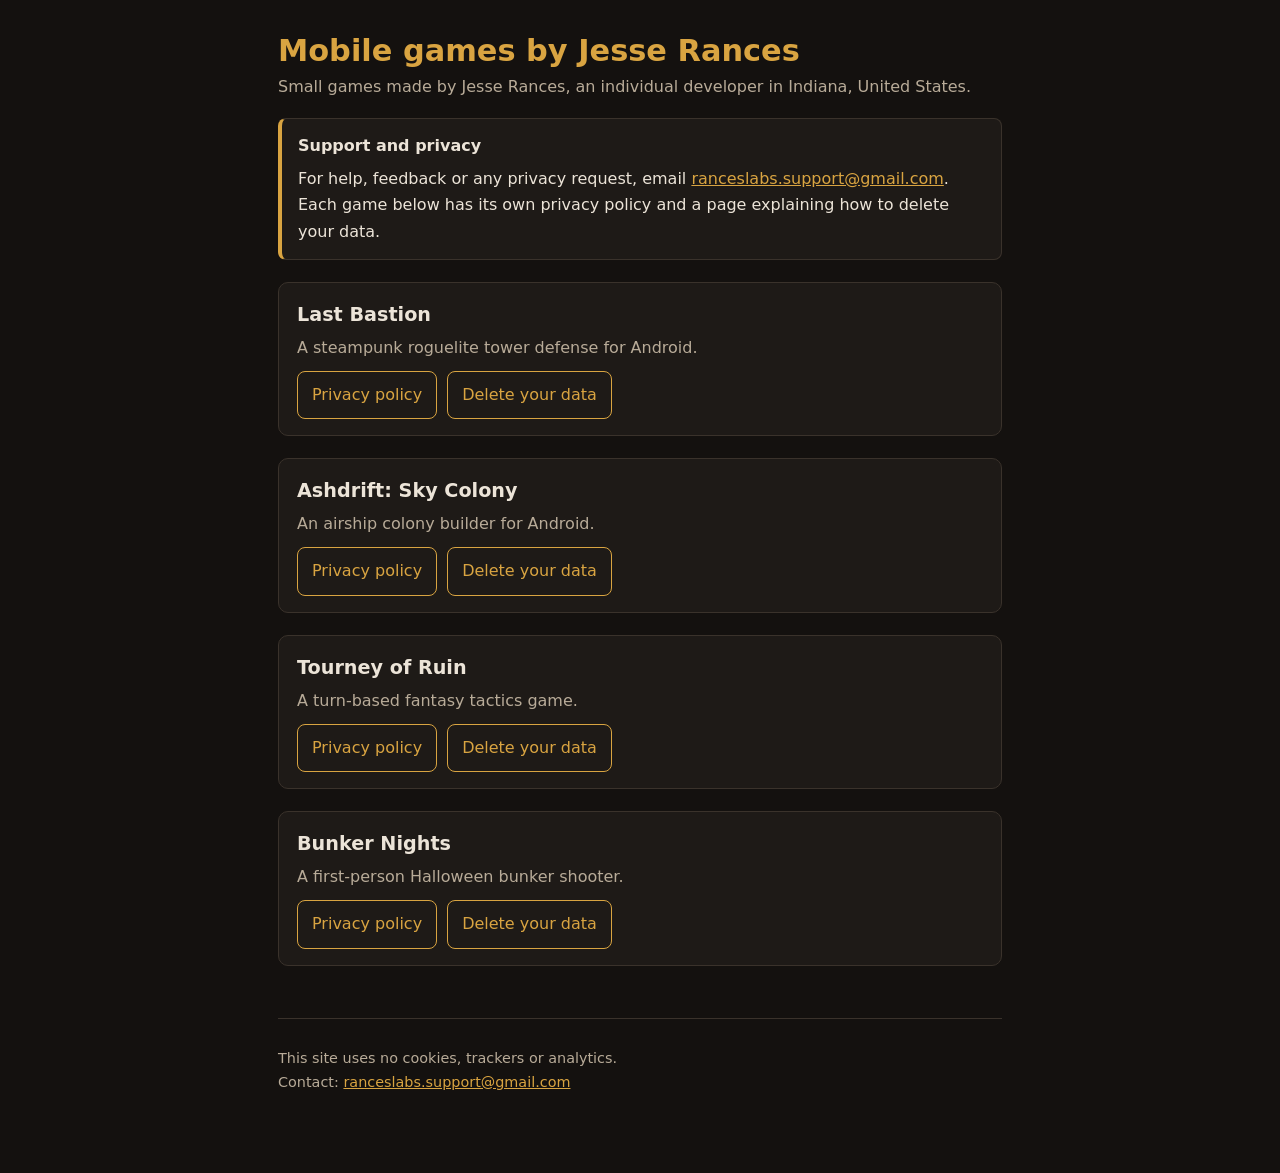
<file: index.html>
<!DOCTYPE html>
<html lang="en">
<head>
<meta charset="utf-8">
<meta name="viewport" content="width=device-width, initial-scale=1">
<title>Mobile games by Jesse Rances</title>
<meta name="description" content="Mobile games by Jesse Rances, an independent developer. Privacy policies, data-deletion information and support contact.">
<link rel="stylesheet" href="assets/style.css">
</head>
<body>
<main>

<h1>Mobile games by Jesse Rances</h1>
<p class="meta">Small games made by Jesse Rances, an individual developer in Indiana, United States.</p>

<div class="summary">
  <strong>Support and privacy</strong>
  <p style="margin:6px 0 0">For help, feedback or any privacy request, email <a href="mailto:ranceslabs.support@gmail.com">ranceslabs.support@gmail.com</a>. Each game below has its own privacy policy and a page explaining how to delete your data.</p>
</div>

<ul class="games">
  <li class="game">
    <h2>Last Bastion</h2>
    <p>A steampunk roguelite tower defense for Android.</p>
    <div class="links">
      <a href="last-bastion/privacy.html">Privacy policy</a>
      <a href="last-bastion/delete-data.html">Delete your data</a>
    </div>
  </li>
  <li class="game">
    <h2>Ashdrift: Sky Colony</h2>
    <p>An airship colony builder for Android.</p>
    <div class="links">
      <a href="ashdrift/privacy.html">Privacy policy</a>
      <a href="ashdrift/delete-data.html">Delete your data</a>
    </div>
  </li>
  <li class="game">
    <h2>Tourney of Ruin</h2>
    <p>A turn-based fantasy tactics game.</p>
    <div class="links">
      <a href="tourney-of-ruin/privacy.html">Privacy policy</a>
      <a href="tourney-of-ruin/delete-data.html">Delete your data</a>
    </div>
  </li>
  <li class="game">
    <h2>Bunker Nights</h2>
    <p>A first-person Halloween bunker shooter.</p>
    <div class="links">
      <a href="bunker-nights/privacy.html">Privacy policy</a>
      <a href="bunker-nights/delete-data.html">Delete your data</a>
    </div>
  </li>
</ul>

<footer>
  <p>This site uses no cookies, trackers or analytics.<br>
  Contact: <a href="mailto:ranceslabs.support@gmail.com">ranceslabs.support@gmail.com</a></p>
</footer>

</main>
</body>
</html>
</file>
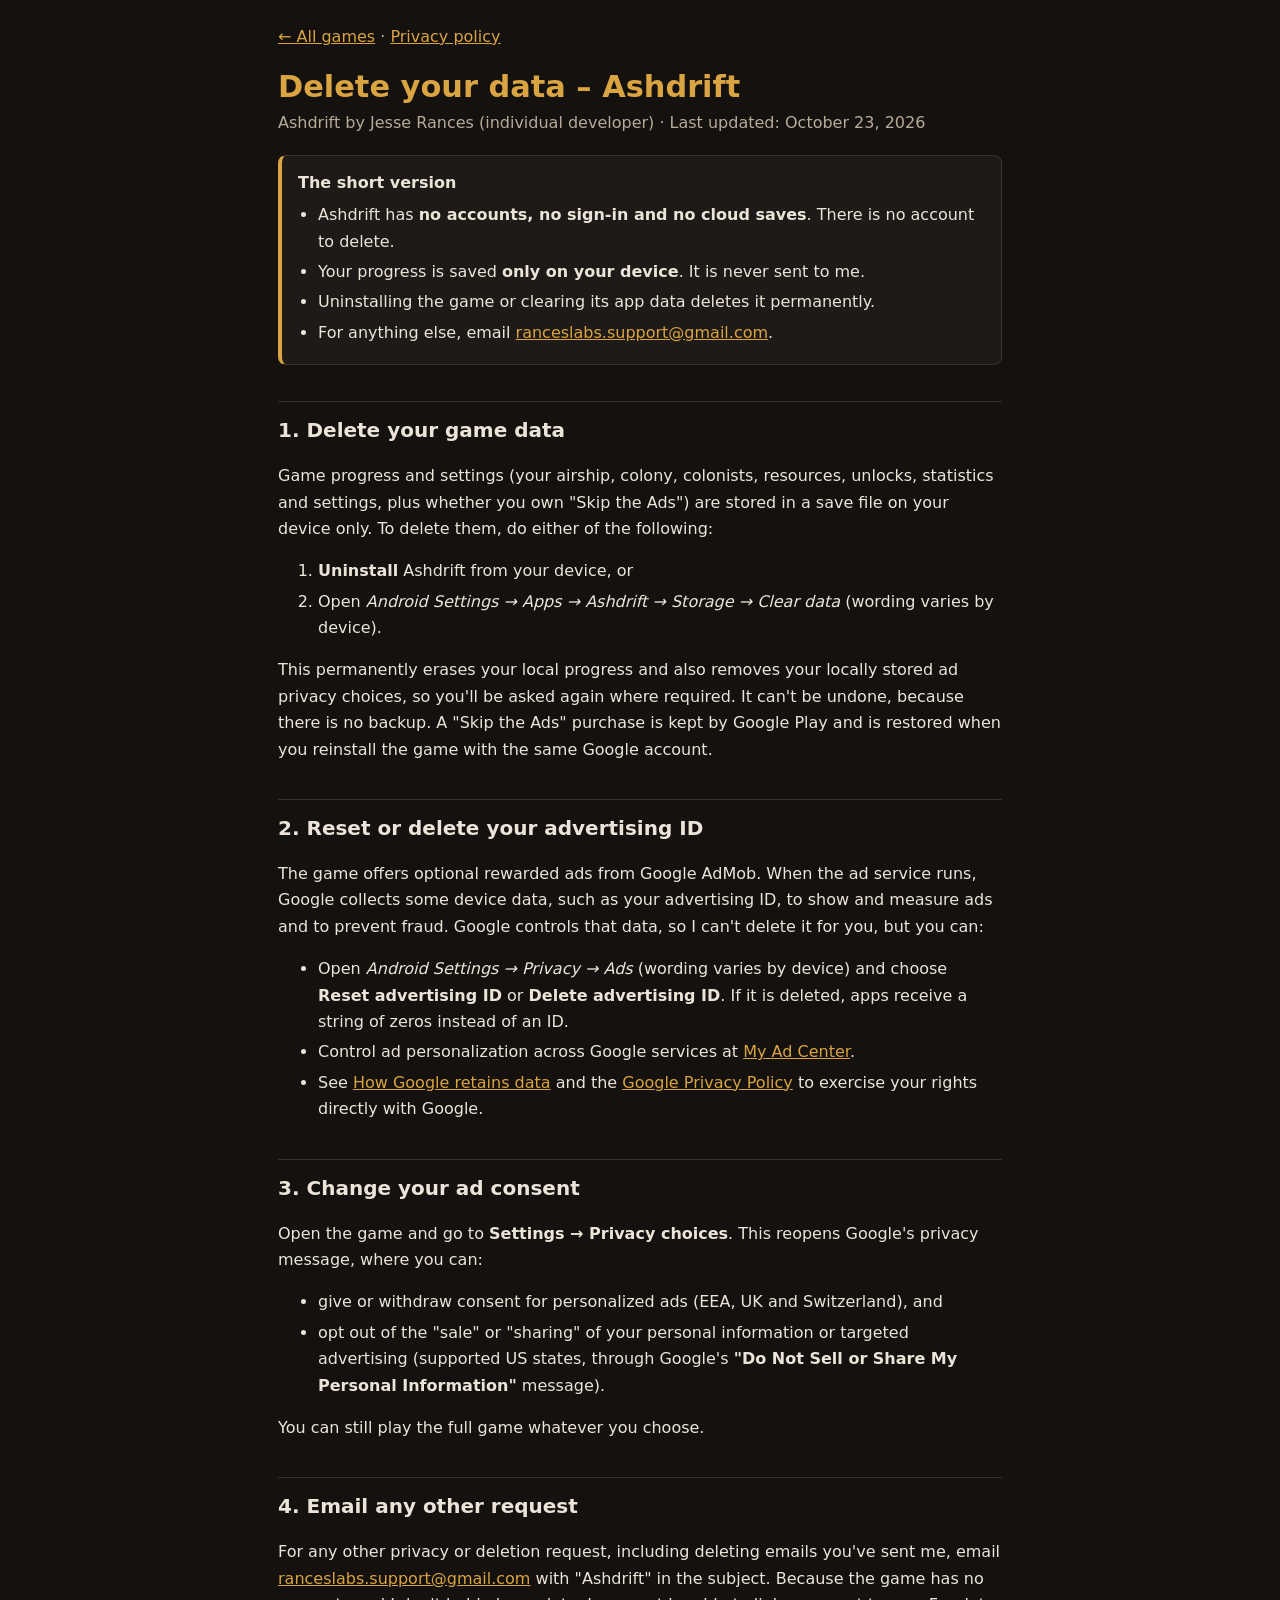
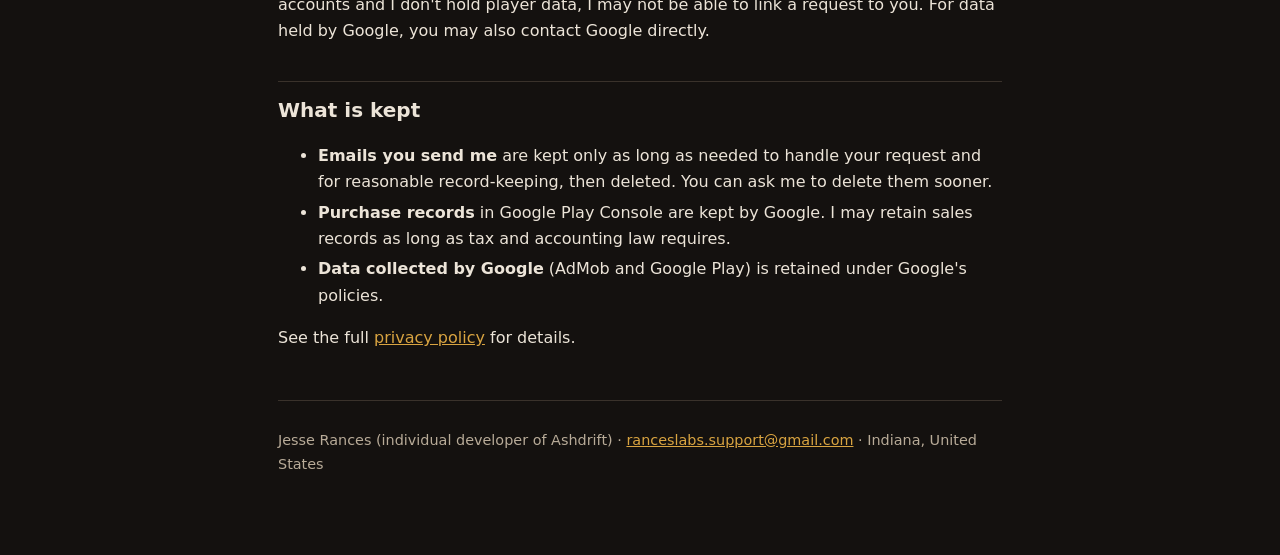
<file: ashdrift/delete-data.html>
<!DOCTYPE html>
<html lang="en">
<head>
<meta charset="utf-8">
<meta name="viewport" content="width=device-width, initial-scale=1">
<title>Delete your data – Ashdrift</title>
<meta name="description" content="How to delete your Ashdrift data, reset your advertising ID, change ad consent, or send a data request.">
<link rel="stylesheet" href="../assets/style.css">
</head>
<body>
<main>
<p class="meta"><a href="../">&larr; All games</a> &middot; <a href="privacy.html">Privacy policy</a></p>

<h1>Delete your data – Ashdrift</h1>
<p class="meta">Ashdrift by Jesse Rances (individual developer) &middot; Last updated: October 23, 2026</p>

<div class="summary">
  <strong>The short version</strong>
  <ul>
    <li>Ashdrift has <strong>no accounts, no sign-in and no cloud saves</strong>. There is no account to delete.</li>
    <li>Your progress is saved <strong>only on your device</strong>. It is never sent to me.</li>
    <li>Uninstalling the game or clearing its app data deletes it permanently.</li>
    <li>For anything else, email <a href="mailto:ranceslabs.support@gmail.com">ranceslabs.support@gmail.com</a>.</li>
  </ul>
</div>

<h2>1. Delete your game data</h2>
<p>Game progress and settings (your airship, colony, colonists, resources, unlocks, statistics and settings, plus whether you own "Skip the Ads") are stored in a save file on your device only. To delete them, do either of the following:</p>
<ol class="steps">
  <li><strong>Uninstall</strong> Ashdrift from your device, or</li>
  <li>Open <em>Android Settings &rarr; Apps &rarr; Ashdrift &rarr; Storage &rarr; Clear data</em> (wording varies by device).</li>
</ol>
<p>This permanently erases your local progress and also removes your locally stored ad privacy choices, so you'll be asked again where required. It can't be undone, because there is no backup. A "Skip the Ads" purchase is kept by Google Play and is restored when you reinstall the game with the same Google account.</p>

<h2>2. Reset or delete your advertising ID</h2>
<p>The game offers optional rewarded ads from Google AdMob. When the ad service runs, Google collects some device data, such as your advertising ID, to show and measure ads and to prevent fraud. Google controls that data, so I can't delete it for you, but you can:</p>
<ul>
  <li>Open <em>Android Settings &rarr; Privacy &rarr; Ads</em> (wording varies by device) and choose <strong>Reset advertising ID</strong> or <strong>Delete advertising ID</strong>. If it is deleted, apps receive a string of zeros instead of an ID.</li>
  <li>Control ad personalization across Google services at <a href="https://myadcenter.google.com/">My Ad Center</a>.</li>
  <li>See <a href="https://policies.google.com/technologies/retention">How Google retains data</a> and the <a href="https://policies.google.com/privacy">Google Privacy Policy</a> to exercise your rights directly with Google.</li>
</ul>

<h2>3. Change your ad consent</h2>
<p>Open the game and go to <strong>Settings &rarr; Privacy choices</strong>. This reopens Google's privacy message, where you can:</p>
<ul>
  <li>give or withdraw consent for personalized ads (EEA, UK and Switzerland), and</li>
  <li>opt out of the "sale" or "sharing" of your personal information or targeted advertising (supported US states, through Google's <strong>"Do Not Sell or Share My Personal Information"</strong> message).</li>
</ul>
<p>You can still play the full game whatever you choose.</p>

<h2>4. Email any other request</h2>
<p>For any other privacy or deletion request, including deleting emails you've sent me, email <a href="mailto:ranceslabs.support@gmail.com?subject=Ashdrift%20data%20request">ranceslabs.support@gmail.com</a> with "Ashdrift" in the subject. Because the game has no accounts and I don't hold player data, I may not be able to link a request to you. For data held by Google, you may also contact Google directly.</p>

<h2>What is kept</h2>
<ul>
  <li><strong>Emails you send me</strong> are kept only as long as needed to handle your request and for reasonable record-keeping, then deleted. You can ask me to delete them sooner.</li>
  <li><strong>Purchase records</strong> in Google Play Console are kept by Google. I may retain sales records as long as tax and accounting law requires.</li>
  <li><strong>Data collected by Google</strong> (AdMob and Google Play) is retained under Google's policies.</li>
</ul>
<p>See the full <a href="privacy.html">privacy policy</a> for details.</p>

<footer>
  <p>Jesse Rances (individual developer of Ashdrift) &middot; <a href="mailto:ranceslabs.support@gmail.com">ranceslabs.support@gmail.com</a> &middot; Indiana, United States</p>
</footer>
</main>
</body>
</html>
</file>
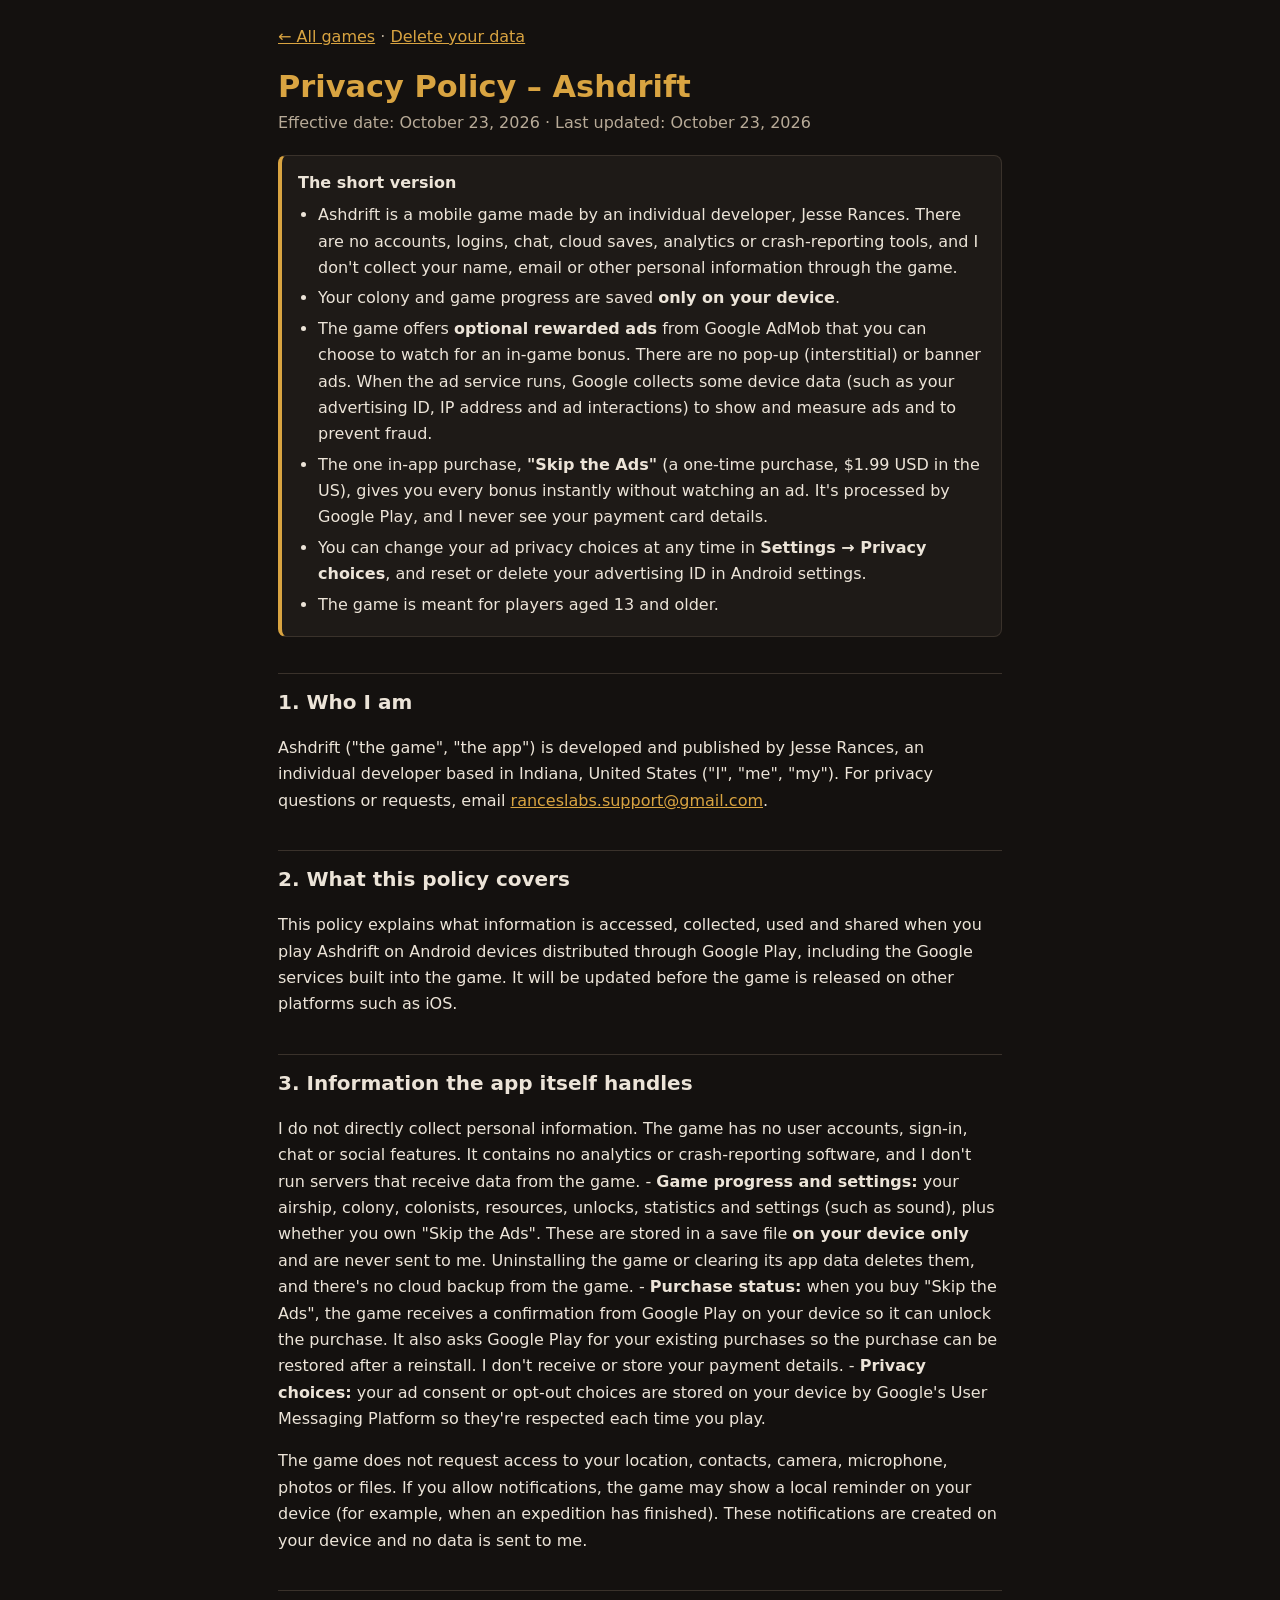
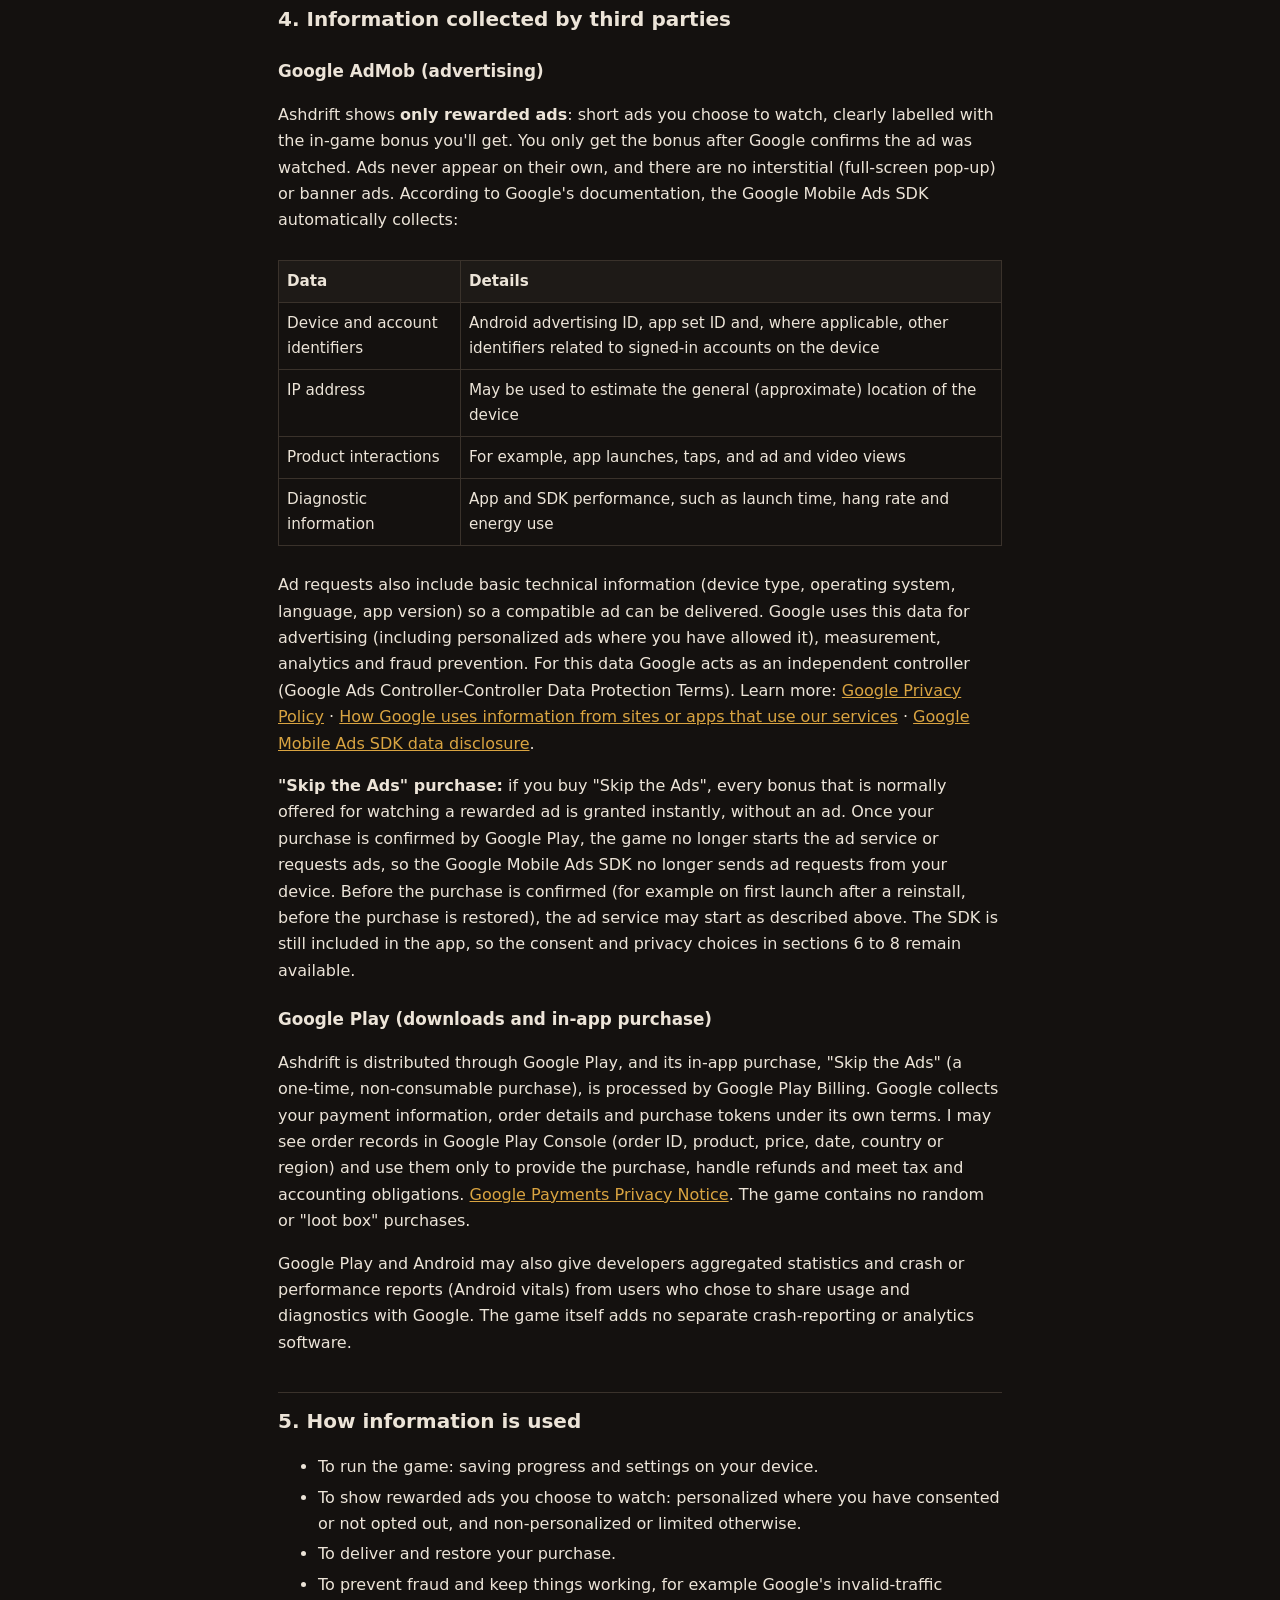
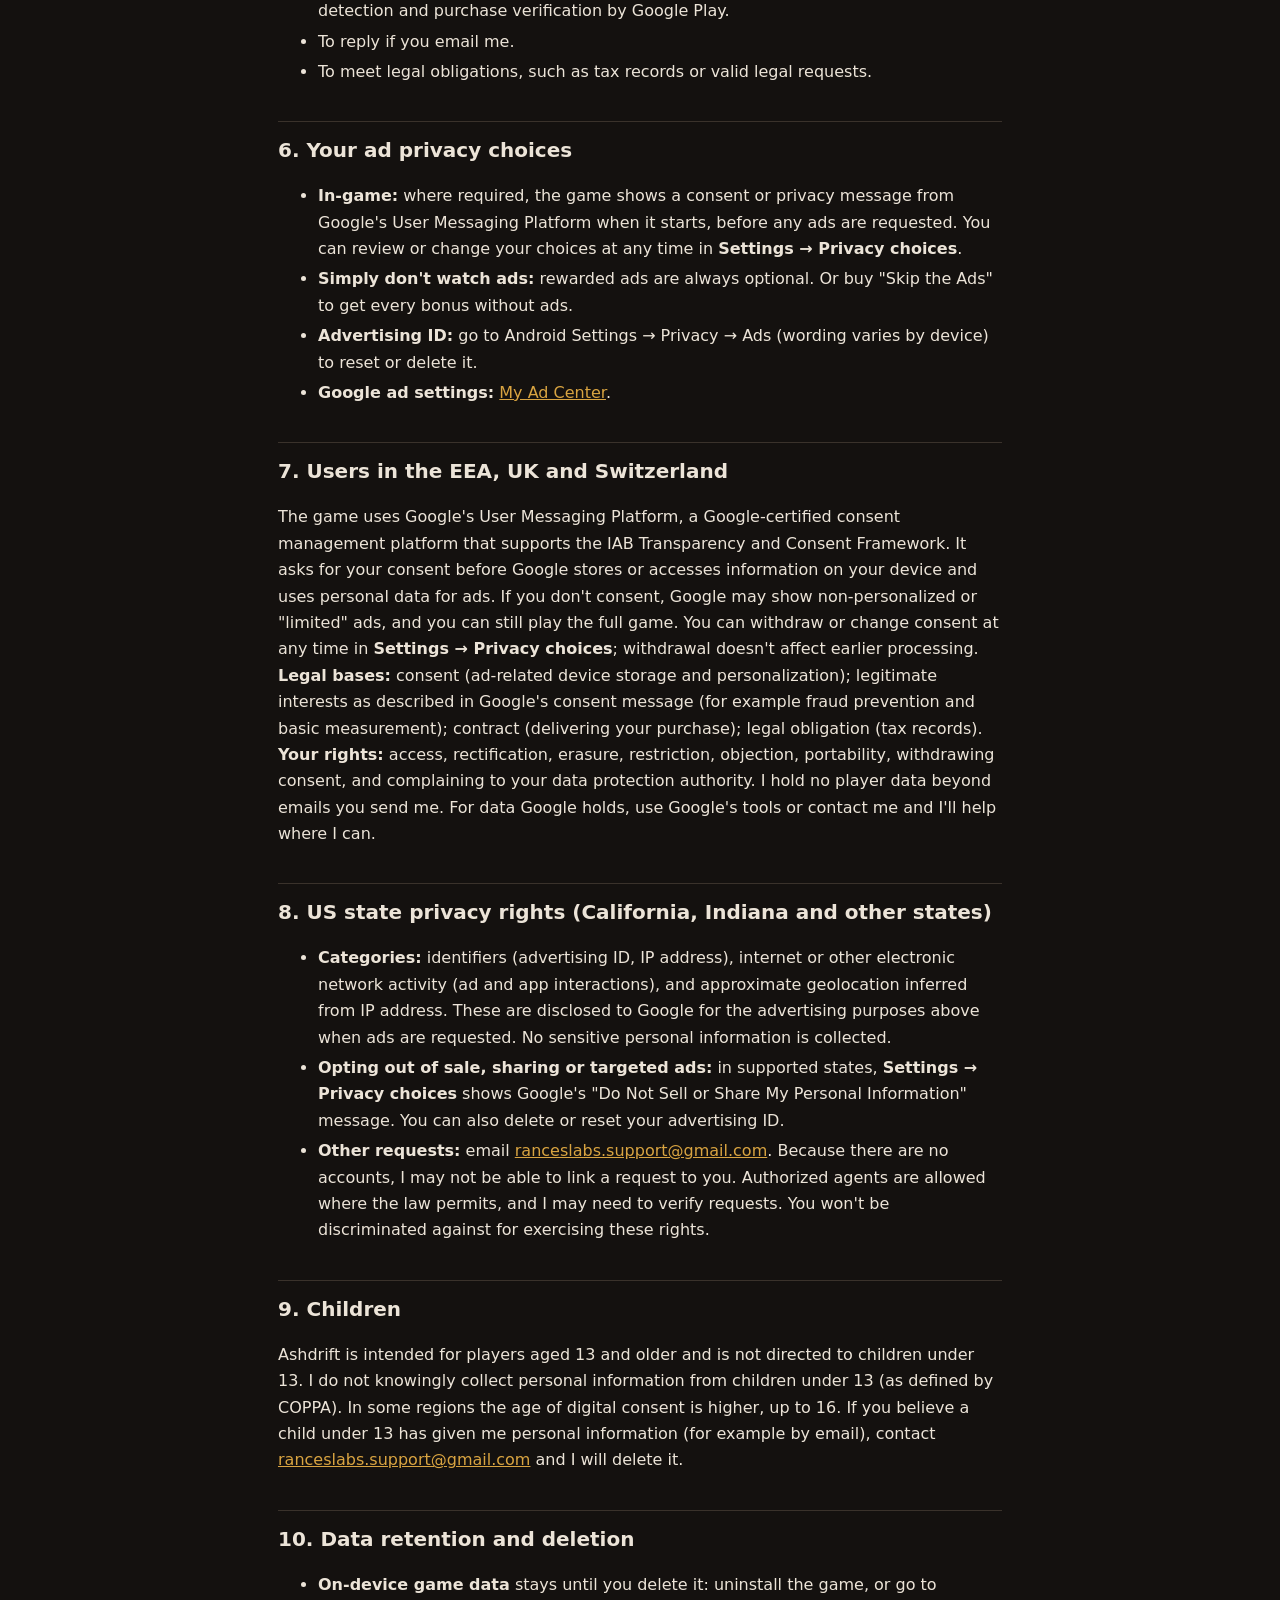
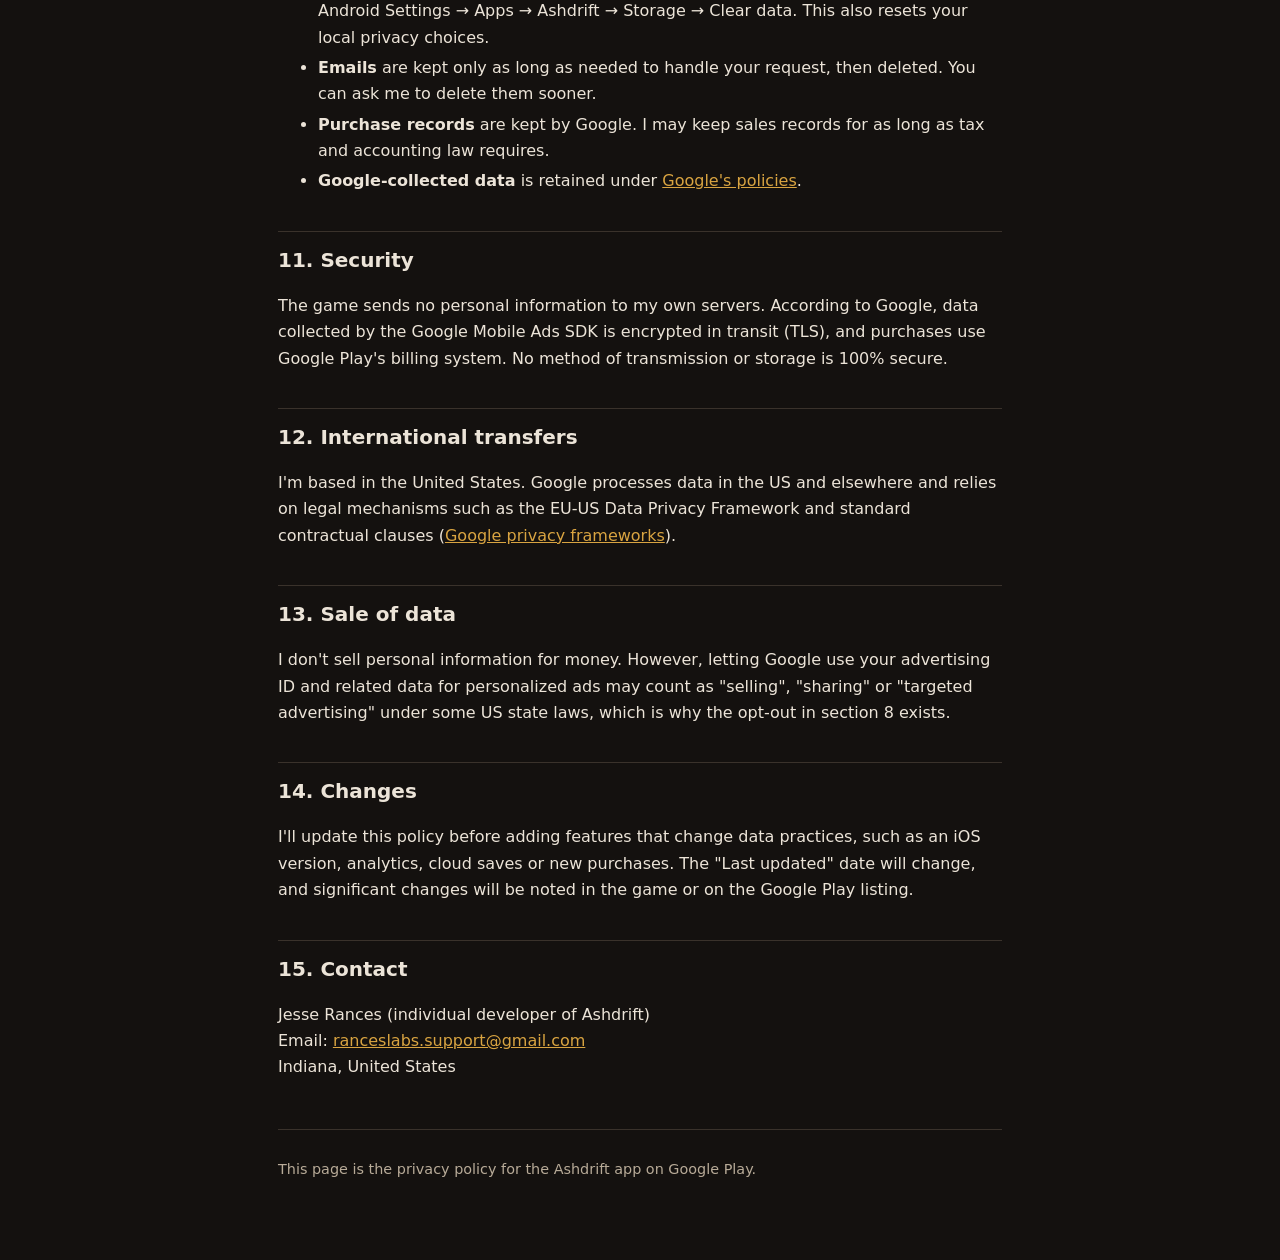
<file: ashdrift/privacy.html>
<!DOCTYPE html>
<html lang="en">
<head>
<meta charset="utf-8">
<meta name="viewport" content="width=device-width, initial-scale=1">
<title>Privacy Policy – Ashdrift</title>
<meta name="description" content="Privacy Policy for the mobile game Ashdrift (Ashdrift: Sky Colony) by Jesse Rances.">
<link rel="stylesheet" href="../assets/style.css">
<style>
  table { width:100%; border-collapse:collapse; margin:10px 0; font-size:.95rem; }
  th, td { text-align:left; vertical-align:top; padding:8px; border:1px solid var(--line); }
  th { background: var(--card); }
  .table-wrap { overflow-x:auto; }
</style>
</head>
<body>
<main>
<p class="meta"><a href="../">&larr; All games</a> &middot; <a href="delete-data.html">Delete your data</a></p>

<h1>Privacy Policy – Ashdrift</h1>
<p class="meta">Effective date: October 23, 2026 &middot; Last updated: October 23, 2026</p>
<div class="summary">
<strong>The short version</strong>
<ul>
<li>Ashdrift is a mobile game made by an individual developer, Jesse Rances. There are no accounts, logins, chat, cloud saves, analytics or crash-reporting tools, and I don't collect your name, email or other personal information through the game.</li>
<li>Your colony and game progress are saved <strong>only on your device</strong>.</li>
<li>The game offers <strong>optional rewarded ads</strong> from Google AdMob that you can choose to watch for an in-game bonus. There are no pop-up (interstitial) or banner ads. When the ad service runs, Google collects some device data (such as your advertising ID, IP address and ad interactions) to show and measure ads and to prevent fraud.</li>
<li>The one in-app purchase, <strong>"Skip the Ads"</strong> (a one-time purchase, $1.99 USD in the US), gives you every bonus instantly without watching an ad. It's processed by Google Play, and I never see your payment card details.</li>
<li>You can change your ad privacy choices at any time in <strong>Settings → Privacy choices</strong>, and reset or delete your advertising ID in Android settings.</li>
<li>The game is meant for players aged 13 and older.</li>
</ul>
</div>
<h2>1. Who I am</h2>
<p>Ashdrift ("the game", "the app") is developed and published by Jesse Rances, an individual developer based in Indiana, United States ("I", "me", "my"). For privacy questions or requests, email <a href="mailto:ranceslabs.support@gmail.com">ranceslabs.support@gmail.com</a>.</p>
<h2>2. What this policy covers</h2>
<p>This policy explains what information is accessed, collected, used and shared when you play Ashdrift on Android devices distributed through Google Play, including the Google services built into the game. It will be updated before the game is released on other platforms such as iOS.</p>
<h2>3. Information the app itself handles</h2>
<p>I do not directly collect personal information. The game has no user accounts, sign-in, chat or social features. It contains no analytics or crash-reporting software, and I don't run servers that receive data from the game.
- <strong>Game progress and settings:</strong> your airship, colony, colonists, resources, unlocks, statistics and settings (such as sound), plus whether you own "Skip the Ads". These are stored in a save file <strong>on your device only</strong> and are never sent to me. Uninstalling the game or clearing its app data deletes them, and there's no cloud backup from the game.
- <strong>Purchase status:</strong> when you buy "Skip the Ads", the game receives a confirmation from Google Play on your device so it can unlock the purchase. It also asks Google Play for your existing purchases so the purchase can be restored after a reinstall. I don't receive or store your payment details.
- <strong>Privacy choices:</strong> your ad consent or opt-out choices are stored on your device by Google's User Messaging Platform so they're respected each time you play.</p>
<p>The game does not request access to your location, contacts, camera, microphone, photos or files. If you allow notifications, the game may show a local reminder on your device (for example, when an expedition has finished). These notifications are created on your device and no data is sent to me.</p>
<h2>4. Information collected by third parties</h2>
<h3>Google AdMob (advertising)</h3>
<p>Ashdrift shows <strong>only rewarded ads</strong>: short ads you choose to watch, clearly labelled with the in-game bonus you'll get. You only get the bonus after Google confirms the ad was watched. Ads never appear on their own, and there are no interstitial (full-screen pop-up) or banner ads. According to Google's documentation, the Google Mobile Ads SDK automatically collects:</p>
<div class="table-wrap"><table>
<thead>
<tr>
<th>Data</th>
<th>Details</th>
</tr>
</thead>
<tbody>
<tr>
<td>Device and account identifiers</td>
<td>Android advertising ID, app set ID and, where applicable, other identifiers related to signed-in accounts on the device</td>
</tr>
<tr>
<td>IP address</td>
<td>May be used to estimate the general (approximate) location of the device</td>
</tr>
<tr>
<td>Product interactions</td>
<td>For example, app launches, taps, and ad and video views</td>
</tr>
<tr>
<td>Diagnostic information</td>
<td>App and SDK performance, such as launch time, hang rate and energy use</td>
</tr>
</tbody>
</table></div>
<p>Ad requests also include basic technical information (device type, operating system, language, app version) so a compatible ad can be delivered. Google uses this data for advertising (including personalized ads where you have allowed it), measurement, analytics and fraud prevention. For this data Google acts as an independent controller (Google Ads Controller-Controller Data Protection Terms). Learn more: <a href="https://policies.google.com/privacy">Google Privacy Policy</a> · <a href="https://policies.google.com/technologies/partner-sites">How Google uses information from sites or apps that use our services</a> · <a href="https://developers.google.com/admob/android/privacy/play-data-disclosure">Google Mobile Ads SDK data disclosure</a>.</p>
<p><strong>"Skip the Ads" purchase:</strong> if you buy "Skip the Ads", every bonus that is normally offered for watching a rewarded ad is granted instantly, without an ad. Once your purchase is confirmed by Google Play, the game no longer starts the ad service or requests ads, so the Google Mobile Ads SDK no longer sends ad requests from your device. Before the purchase is confirmed (for example on first launch after a reinstall, before the purchase is restored), the ad service may start as described above. The SDK is still included in the app, so the consent and privacy choices in sections 6 to 8 remain available.</p>
<h3>Google Play (downloads and in-app purchase)</h3>
<p>Ashdrift is distributed through Google Play, and its in-app purchase, "Skip the Ads" (a one-time, non-consumable purchase), is processed by Google Play Billing. Google collects your payment information, order details and purchase tokens under its own terms. I may see order records in Google Play Console (order ID, product, price, date, country or region) and use them only to provide the purchase, handle refunds and meet tax and accounting obligations. <a href="https://payments.google.com/payments/apis-secure/get_legal_document?ldo=0&amp;ldt=privacynotice">Google Payments Privacy Notice</a>. The game contains no random or "loot box" purchases.</p>
<p>Google Play and Android may also give developers aggregated statistics and crash or performance reports (Android vitals) from users who chose to share usage and diagnostics with Google. The game itself adds no separate crash-reporting or analytics software.</p>
<h2>5. How information is used</h2>
<ul>
<li>To run the game: saving progress and settings on your device.</li>
<li>To show rewarded ads you choose to watch: personalized where you have consented or not opted out, and non-personalized or limited otherwise.</li>
<li>To deliver and restore your purchase.</li>
<li>To prevent fraud and keep things working, for example Google's invalid-traffic detection and purchase verification by Google Play.</li>
<li>To reply if you email me.</li>
<li>To meet legal obligations, such as tax records or valid legal requests.</li>
</ul>
<h2>6. Your ad privacy choices</h2>
<ul>
<li><strong>In-game:</strong> where required, the game shows a consent or privacy message from Google's User Messaging Platform when it starts, before any ads are requested. You can review or change your choices at any time in <strong>Settings → Privacy choices</strong>.</li>
<li><strong>Simply don't watch ads:</strong> rewarded ads are always optional. Or buy "Skip the Ads" to get every bonus without ads.</li>
<li><strong>Advertising ID:</strong> go to Android Settings → Privacy → Ads (wording varies by device) to reset or delete it.</li>
<li><strong>Google ad settings:</strong> <a href="https://myadcenter.google.com/">My Ad Center</a>.</li>
</ul>
<h2>7. Users in the EEA, UK and Switzerland</h2>
<p>The game uses Google's User Messaging Platform, a Google-certified consent management platform that supports the IAB Transparency and Consent Framework. It asks for your consent before Google stores or accesses information on your device and uses personal data for ads. If you don't consent, Google may show non-personalized or "limited" ads, and you can still play the full game. You can withdraw or change consent at any time in <strong>Settings → Privacy choices</strong>; withdrawal doesn't affect earlier processing.
<strong>Legal bases:</strong> consent (ad-related device storage and personalization); legitimate interests as described in Google's consent message (for example fraud prevention and basic measurement); contract (delivering your purchase); legal obligation (tax records).
<strong>Your rights:</strong> access, rectification, erasure, restriction, objection, portability, withdrawing consent, and complaining to your data protection authority. I hold no player data beyond emails you send me. For data Google holds, use Google's tools or contact me and I'll help where I can.</p>
<h2>8. US state privacy rights (California, Indiana and other states)</h2>
<ul>
<li><strong>Categories:</strong> identifiers (advertising ID, IP address), internet or other electronic network activity (ad and app interactions), and approximate geolocation inferred from IP address. These are disclosed to Google for the advertising purposes above when ads are requested. No sensitive personal information is collected.</li>
<li><strong>Opting out of sale, sharing or targeted ads:</strong> in supported states, <strong>Settings → Privacy choices</strong> shows Google's "Do Not Sell or Share My Personal Information" message. You can also delete or reset your advertising ID.</li>
<li><strong>Other requests:</strong> email <a href="mailto:ranceslabs.support@gmail.com">ranceslabs.support@gmail.com</a>. Because there are no accounts, I may not be able to link a request to you. Authorized agents are allowed where the law permits, and I may need to verify requests. You won't be discriminated against for exercising these rights.</li>
</ul>
<h2>9. Children</h2>
<p>Ashdrift is intended for players aged 13 and older and is not directed to children under 13. I do not knowingly collect personal information from children under 13 (as defined by COPPA). In some regions the age of digital consent is higher, up to 16. If you believe a child under 13 has given me personal information (for example by email), contact <a href="mailto:ranceslabs.support@gmail.com">ranceslabs.support@gmail.com</a> and I will delete it.</p>
<h2>10. Data retention and deletion</h2>
<ul>
<li><strong>On-device game data</strong> stays until you delete it: uninstall the game, or go to Android Settings → Apps → Ashdrift → Storage → Clear data. This also resets your local privacy choices.</li>
<li><strong>Emails</strong> are kept only as long as needed to handle your request, then deleted. You can ask me to delete them sooner.</li>
<li><strong>Purchase records</strong> are kept by Google. I may keep sales records for as long as tax and accounting law requires.</li>
<li><strong>Google-collected data</strong> is retained under <a href="https://policies.google.com/technologies/retention">Google's policies</a>.</li>
</ul>
<h2>11. Security</h2>
<p>The game sends no personal information to my own servers. According to Google, data collected by the Google Mobile Ads SDK is encrypted in transit (TLS), and purchases use Google Play's billing system. No method of transmission or storage is 100% secure.</p>
<h2>12. International transfers</h2>
<p>I'm based in the United States. Google processes data in the US and elsewhere and relies on legal mechanisms such as the EU-US Data Privacy Framework and standard contractual clauses (<a href="https://policies.google.com/privacy/frameworks">Google privacy frameworks</a>).</p>
<h2>13. Sale of data</h2>
<p>I don't sell personal information for money. However, letting Google use your advertising ID and related data for personalized ads may count as "selling", "sharing" or "targeted advertising" under some US state laws, which is why the opt-out in section 8 exists.</p>
<h2>14. Changes</h2>
<p>I'll update this policy before adding features that change data practices, such as an iOS version, analytics, cloud saves or new purchases. The "Last updated" date will change, and significant changes will be noted in the game or on the Google Play listing.</p>
<h2>15. Contact</h2>
<p>Jesse Rances (individual developer of Ashdrift)<br />
Email: <a href="mailto:ranceslabs.support@gmail.com">ranceslabs.support@gmail.com</a><br />
Indiana, United States</p>
<footer><p>This page is the privacy policy for the Ashdrift app on Google Play.</p></footer>
</main>
</body>
</html>
</file>
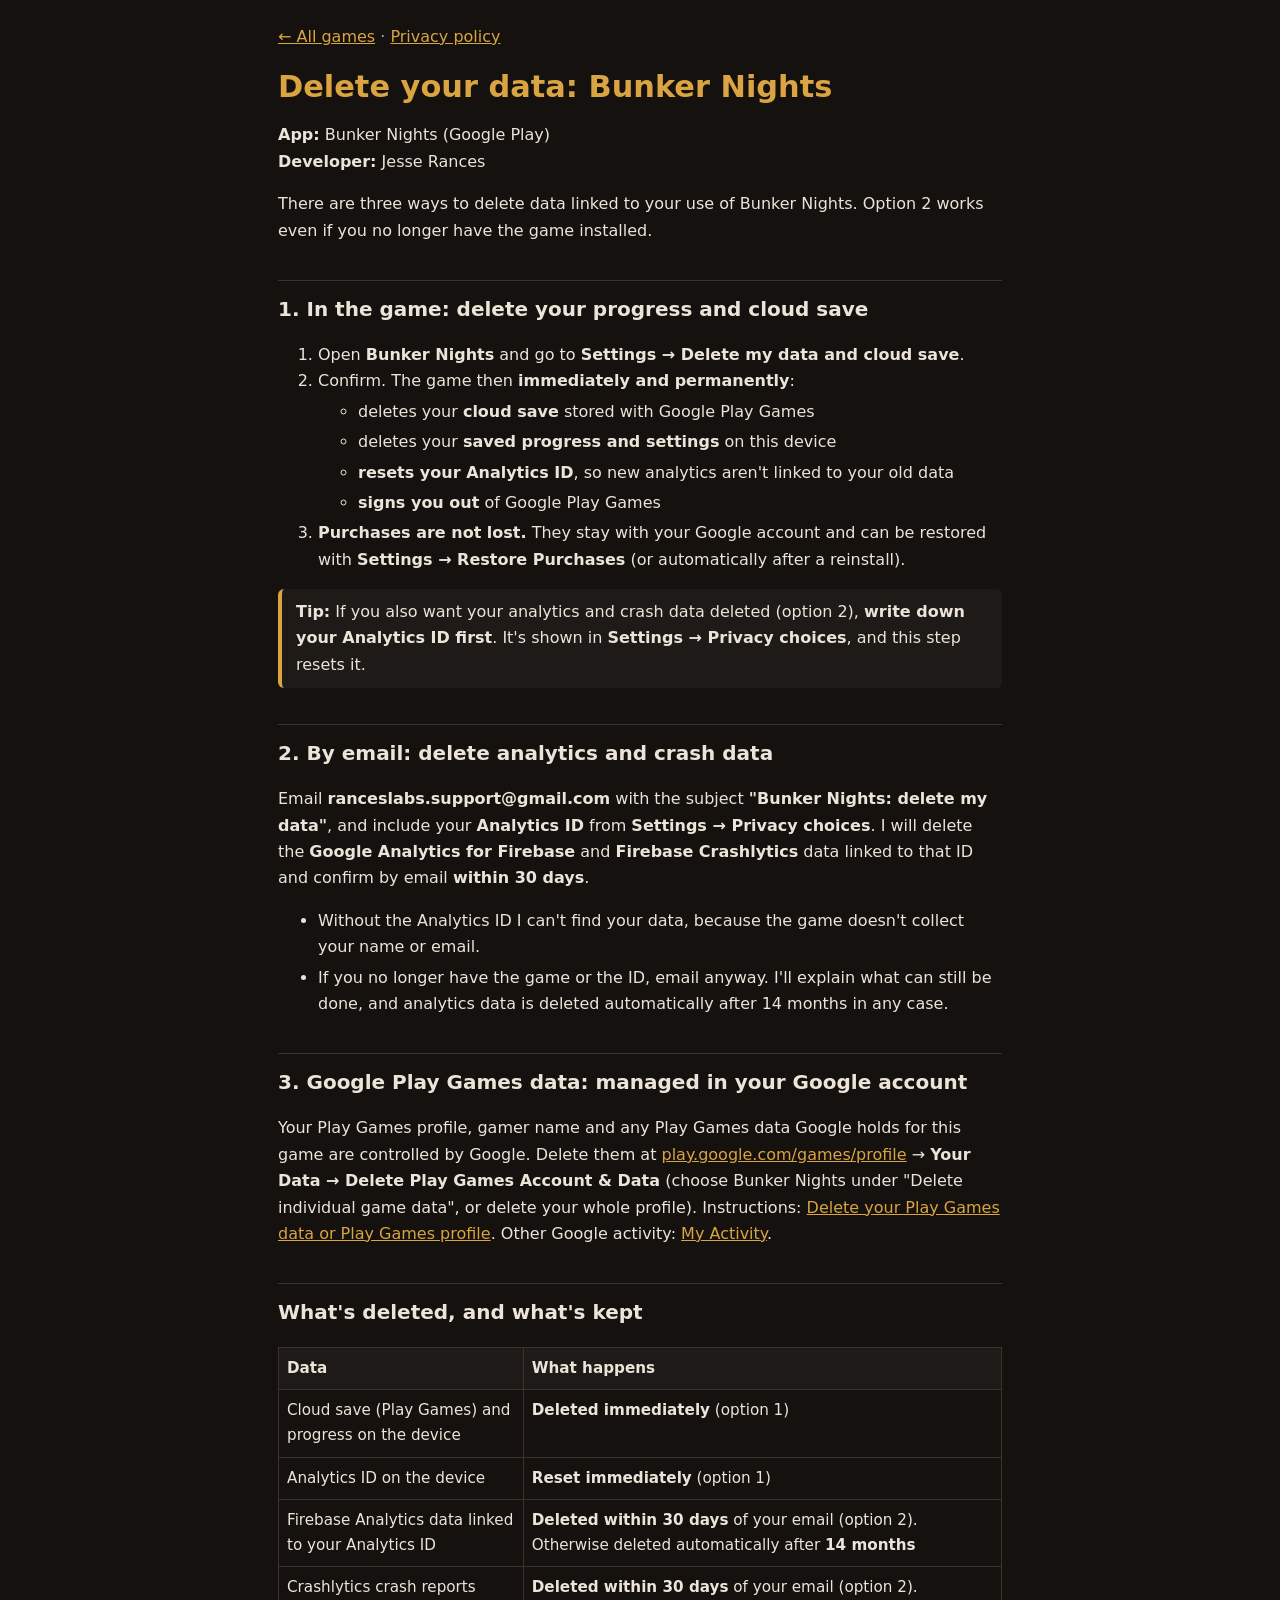
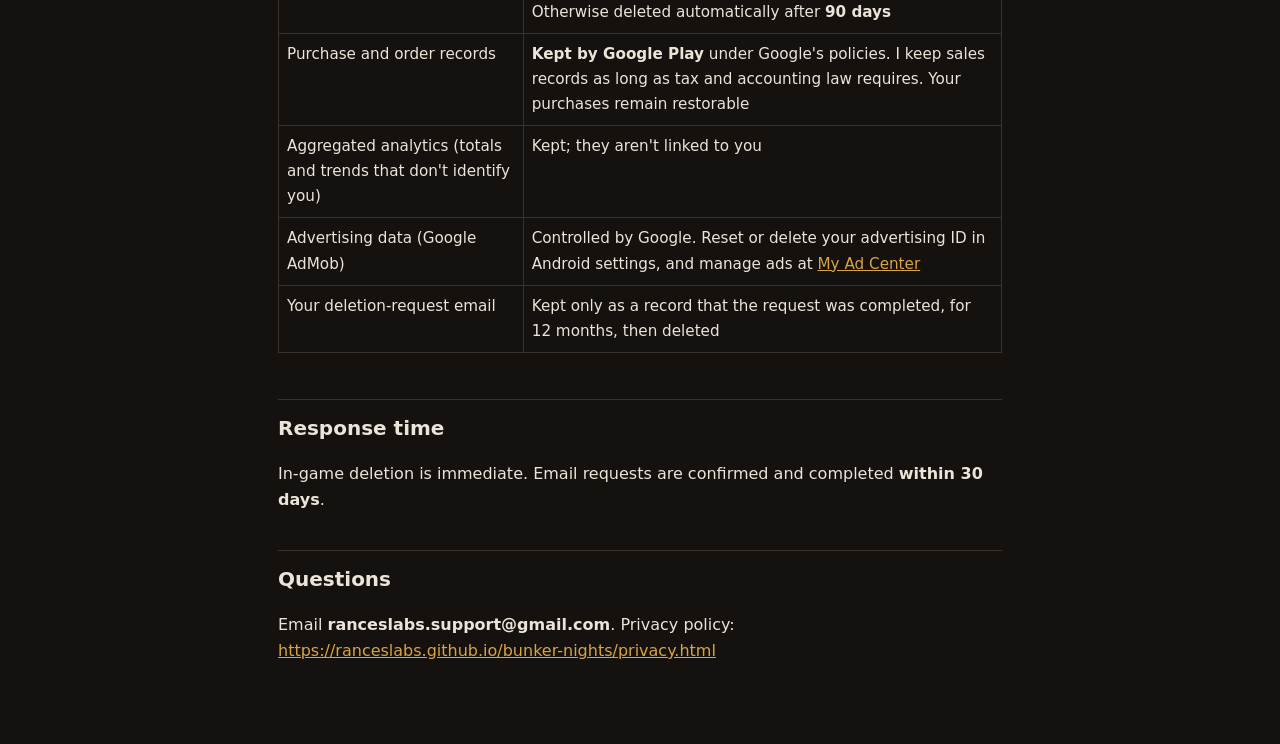
<file: bunker-nights/delete-data.html>
<!DOCTYPE html>
<html lang="en">
<head>
<meta charset="utf-8">
<meta name="viewport" content="width=device-width, initial-scale=1">
<!--
  Bunker Nights: data deletion page. Published at https://ranceslabs.github.io/bunker-nights/delete-data.html (live (verified 2026-10-23 11:20 AM ET)) and enter that URL in Play Console → Data safety (if required).
  Filled values: app = Bunker Nights; developer = Jesse Rances (as shown on Google Play); contact = ranceslabs.support@gmail.com. No placeholders remain. URLs set by the Chief Game Designer; live (verified 2026-10-23 11:20 AM ET) (not live until Jesse creates the GitHub account and the support Gmail).
  Must stay consistent with privacy-policy.md (14-month analytics retention, 90-day crash retention, 30-day response).
  Not lawyer-reviewed; have counsel review before publishing.
-->
<title>Delete your data – Bunker Nights</title>
<meta name="description" content="How to delete your Bunker Nights data: in-game deletion, email requests for analytics and crash data, and Google Play Games data.">
<link rel="stylesheet" href="../assets/style.css">
<style>
  table { width:100%; border-collapse:collapse; margin:10px 0; font-size:.95rem; }
  th, td { text-align:left; vertical-align:top; padding:8px; border:1px solid var(--line); }
  th { background: var(--card); }
  .table-wrap { overflow-x:auto; }
  blockquote { margin:14px 0; padding:10px 14px; background:var(--card); border-left:4px solid var(--accent); border-radius:6px; }
  blockquote p { margin:0; }
</style>
</head>
<body>
<main>
<p class="meta"><a href="../">&larr; All games</a> &middot; <a href="privacy.html">Privacy policy</a></p>

<h1>Delete your data: Bunker Nights</h1>
<p><strong>App:</strong> Bunker Nights (Google Play)<br />
<strong>Developer:</strong> Jesse Rances</p>
<p>There are three ways to delete data linked to your use of Bunker Nights. Option 2 works even if you no longer have the game installed.</p>
<h2 id="1-in-the-game-delete-your-progress-and-cloud-save">1. In the game: delete your progress and cloud save</h2>
<ol>
<li>Open <strong>Bunker Nights</strong> and go to <strong>Settings → Delete my data and cloud save</strong>.</li>
<li>Confirm. The game then <strong>immediately and permanently</strong>:<ul>
<li>deletes your <strong>cloud save</strong> stored with Google Play Games</li>
<li>deletes your <strong>saved progress and settings</strong> on this device</li>
<li><strong>resets your Analytics ID</strong>, so new analytics aren't linked to your old data</li>
<li><strong>signs you out</strong> of Google Play Games</li>
</ul>
</li>
<li><strong>Purchases are not lost.</strong> They stay with your Google account and can be restored with <strong>Settings → Restore Purchases</strong> (or automatically after a reinstall).</li>
</ol>
<blockquote>
<p><strong>Tip:</strong> If you also want your analytics and crash data deleted (option 2), <strong>write down your Analytics ID first</strong>. It's shown in <strong>Settings → Privacy choices</strong>, and this step resets it.</p>
</blockquote>
<h2 id="2-by-email-delete-analytics-and-crash-data">2. By email: delete analytics and crash data</h2>
<p>Email <strong>ranceslabs.support@gmail.com</strong> with the subject <strong>"Bunker Nights: delete my data"</strong>, and include your <strong>Analytics ID</strong> from <strong>Settings → Privacy choices</strong>. I will delete the <strong>Google Analytics for Firebase</strong> and <strong>Firebase Crashlytics</strong> data linked to that ID and confirm by email <strong>within 30 days</strong>.</p>
<ul>
<li>Without the Analytics ID I can't find your data, because the game doesn't collect your name or email.</li>
<li>If you no longer have the game or the ID, email anyway. I'll explain what can still be done, and analytics data is deleted automatically after 14 months in any case.</li>
</ul>
<h2 id="3-google-play-games-data-managed-in-your-google-account">3. Google Play Games data: managed in your Google account</h2>
<p>Your Play Games profile, gamer name and any Play Games data Google holds for this game are controlled by Google. Delete them at <a href="https://play.google.com/games/profile">play.google.com/games/profile</a> → <strong>Your Data → Delete Play Games Account &amp; Data</strong> (choose Bunker Nights under "Delete individual game data", or delete your whole profile). Instructions: <a href="https://support.google.com/googleplay/answer/9130646">Delete your Play Games data or Play Games profile</a>. Other Google activity: <a href="https://myactivity.google.com/">My Activity</a>.</p>
<h2 id="whats-deleted-and-whats-kept">What's deleted, and what's kept</h2>
<div class="table-wrap"><table>
<thead>
<tr>
<th>Data</th>
<th>What happens</th>
</tr>
</thead>
<tbody>
<tr>
<td>Cloud save (Play Games) and progress on the device</td>
<td><strong>Deleted immediately</strong> (option 1)</td>
</tr>
<tr>
<td>Analytics ID on the device</td>
<td><strong>Reset immediately</strong> (option 1)</td>
</tr>
<tr>
<td>Firebase Analytics data linked to your Analytics ID</td>
<td><strong>Deleted within 30 days</strong> of your email (option 2). Otherwise deleted automatically after <strong>14 months</strong></td>
</tr>
<tr>
<td>Crashlytics crash reports</td>
<td><strong>Deleted within 30 days</strong> of your email (option 2). Otherwise deleted automatically after <strong>90 days</strong></td>
</tr>
<tr>
<td>Purchase and order records</td>
<td><strong>Kept by Google Play</strong> under Google's policies. I keep sales records as long as tax and accounting law requires. Your purchases remain restorable</td>
</tr>
<tr>
<td>Aggregated analytics (totals and trends that don't identify you)</td>
<td>Kept; they aren't linked to you</td>
</tr>
<tr>
<td>Advertising data (Google AdMob)</td>
<td>Controlled by Google. Reset or delete your advertising ID in Android settings, and manage ads at <a href="https://myadcenter.google.com/">My Ad Center</a></td>
</tr>
<tr>
<td>Your deletion-request email</td>
<td>Kept only as a record that the request was completed, for 12 months, then deleted</td>
</tr>
</tbody>
</table></div>
<h2 id="response-time">Response time</h2>
<p>In-game deletion is immediate. Email requests are confirmed and completed <strong>within 30 days</strong>.</p>
<h2 id="questions">Questions</h2>
<p>Email <strong>ranceslabs.support@gmail.com</strong>. Privacy policy: <a href="privacy.html">https://ranceslabs.github.io/bunker-nights/privacy.html</a></p>
</main>
</body>
</html>
</file>
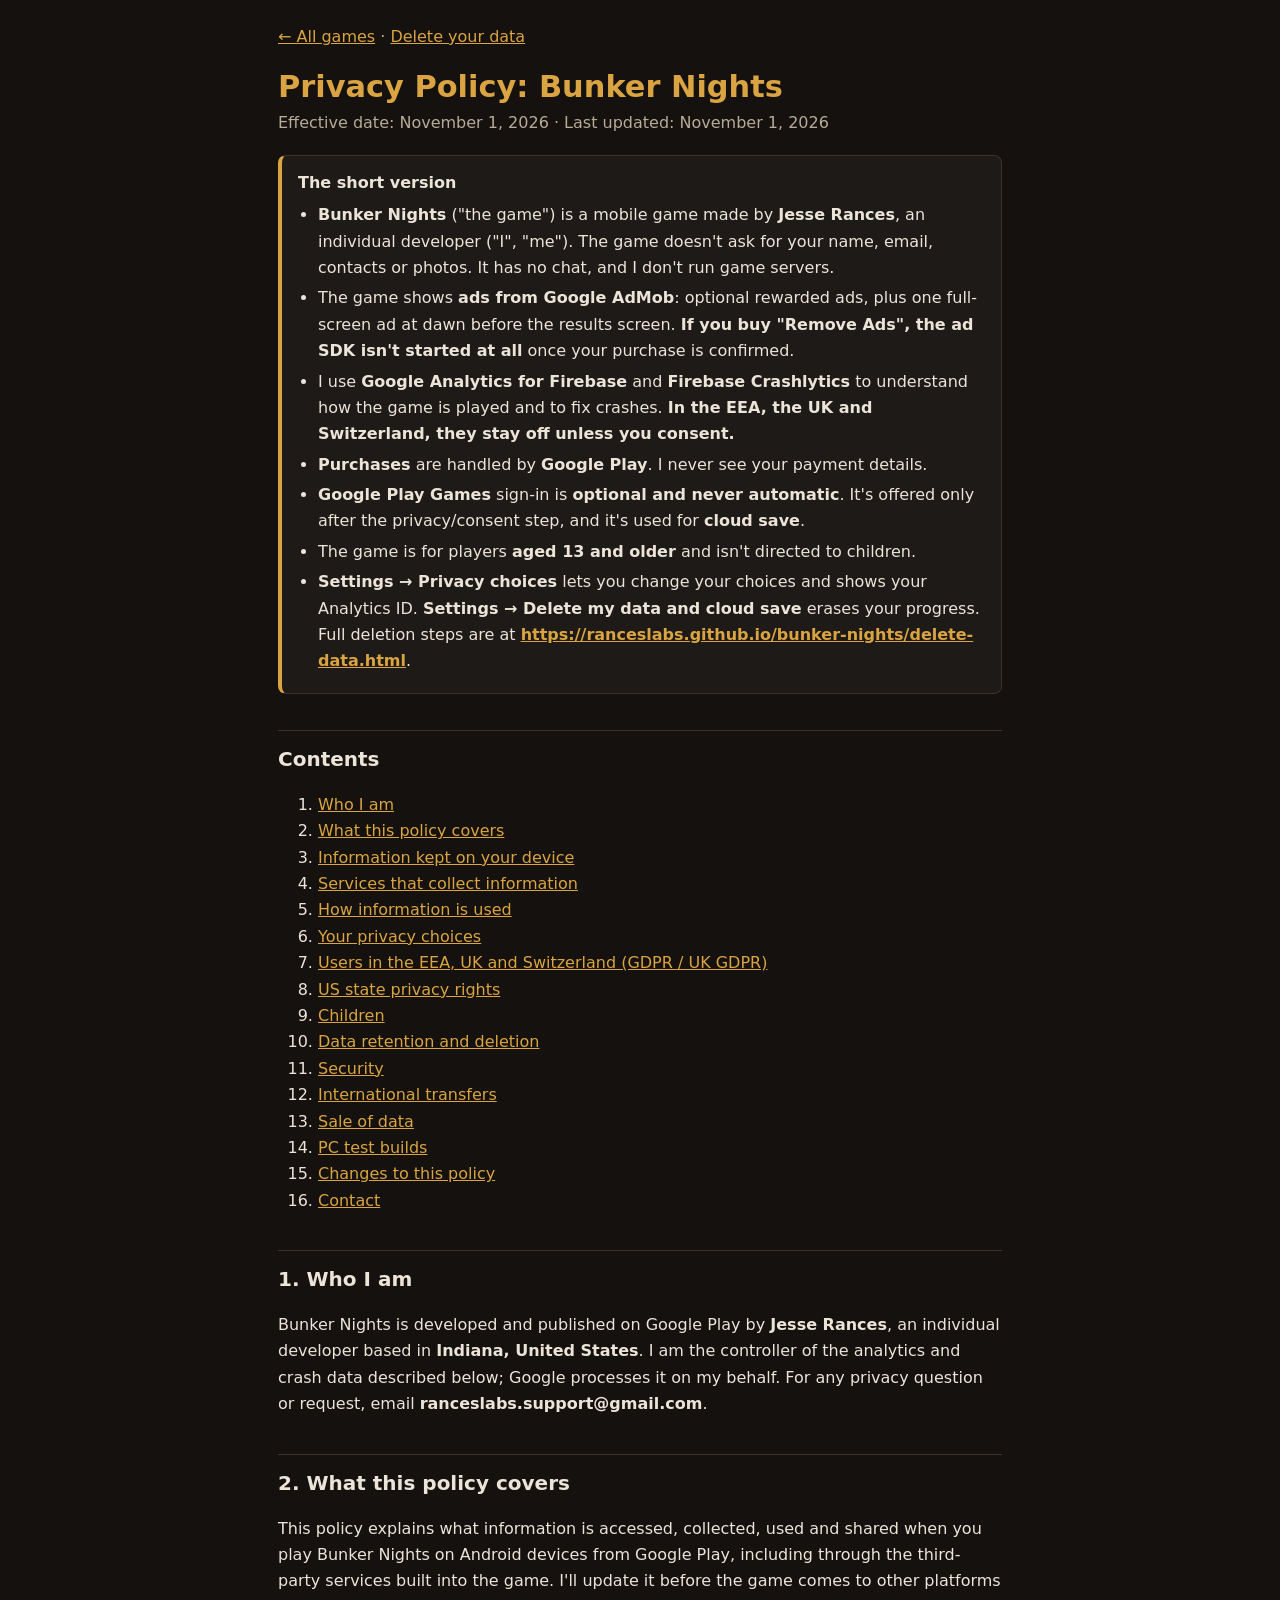
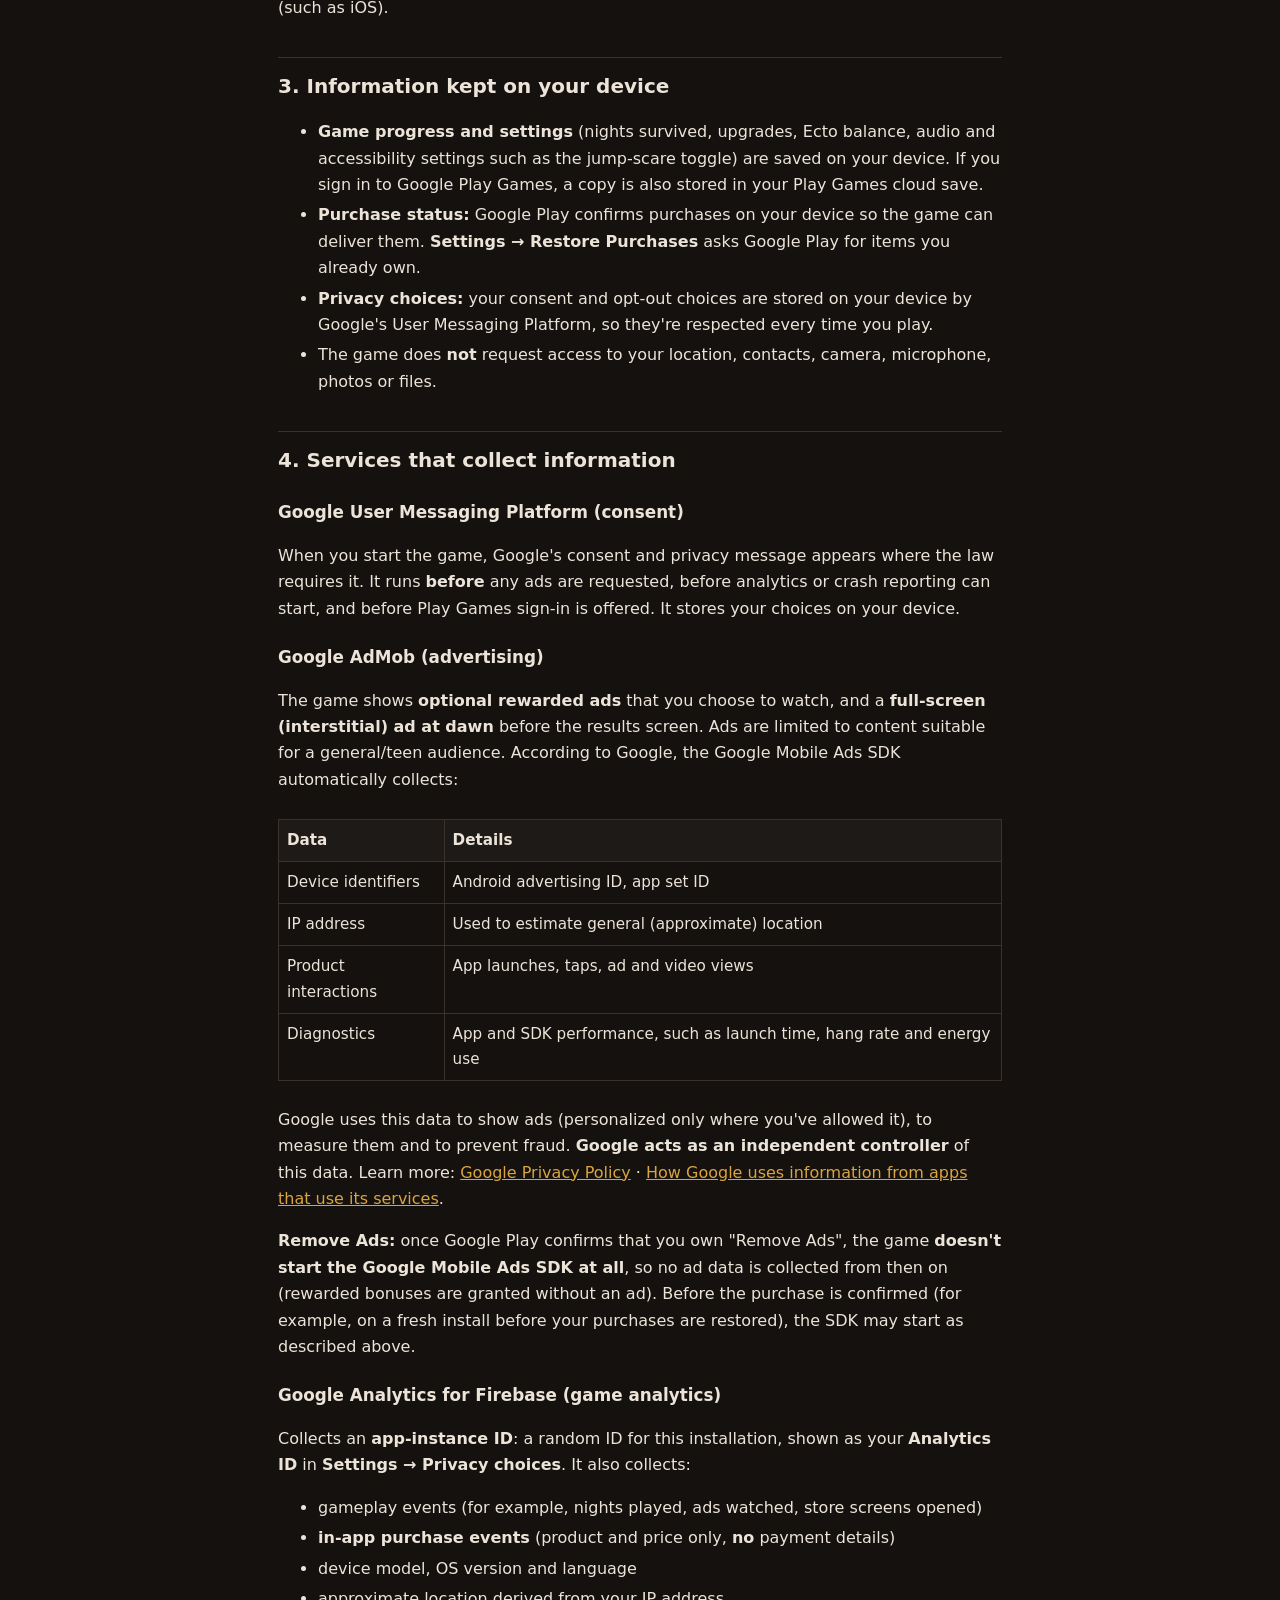
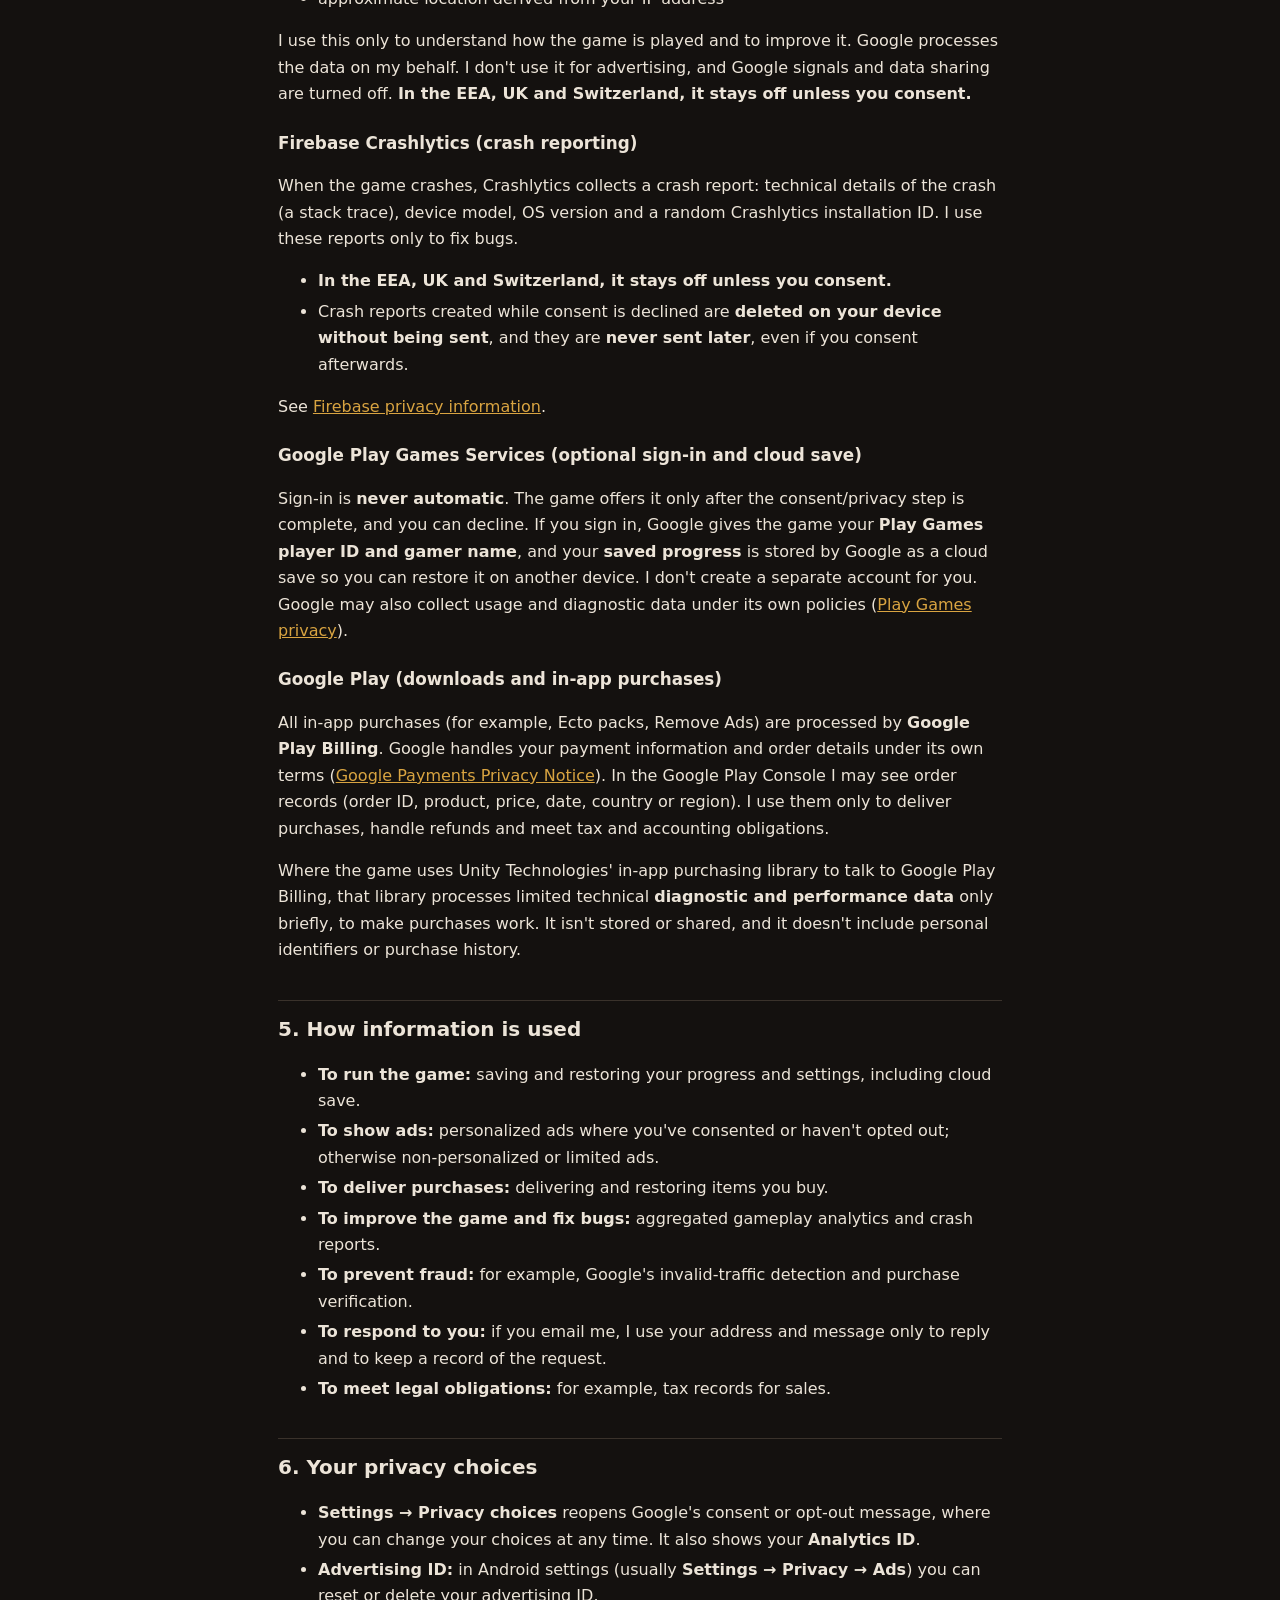
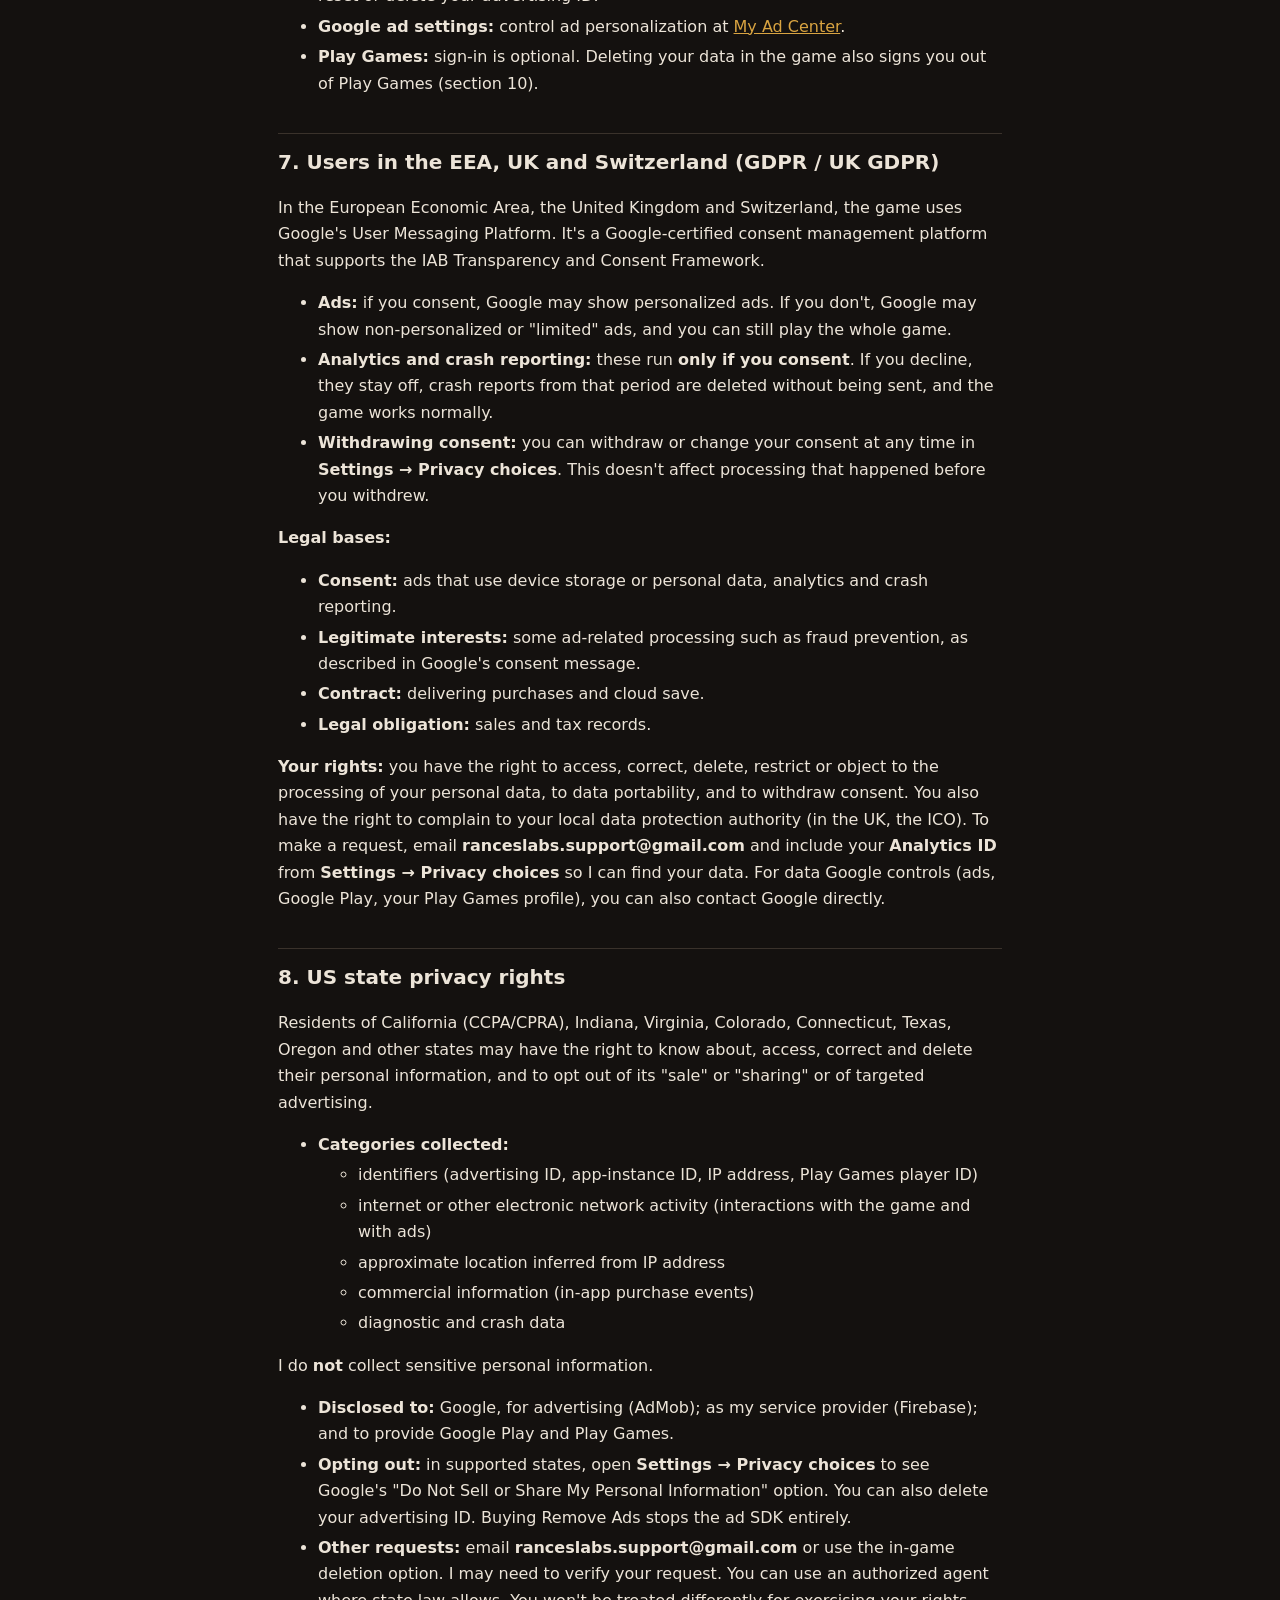
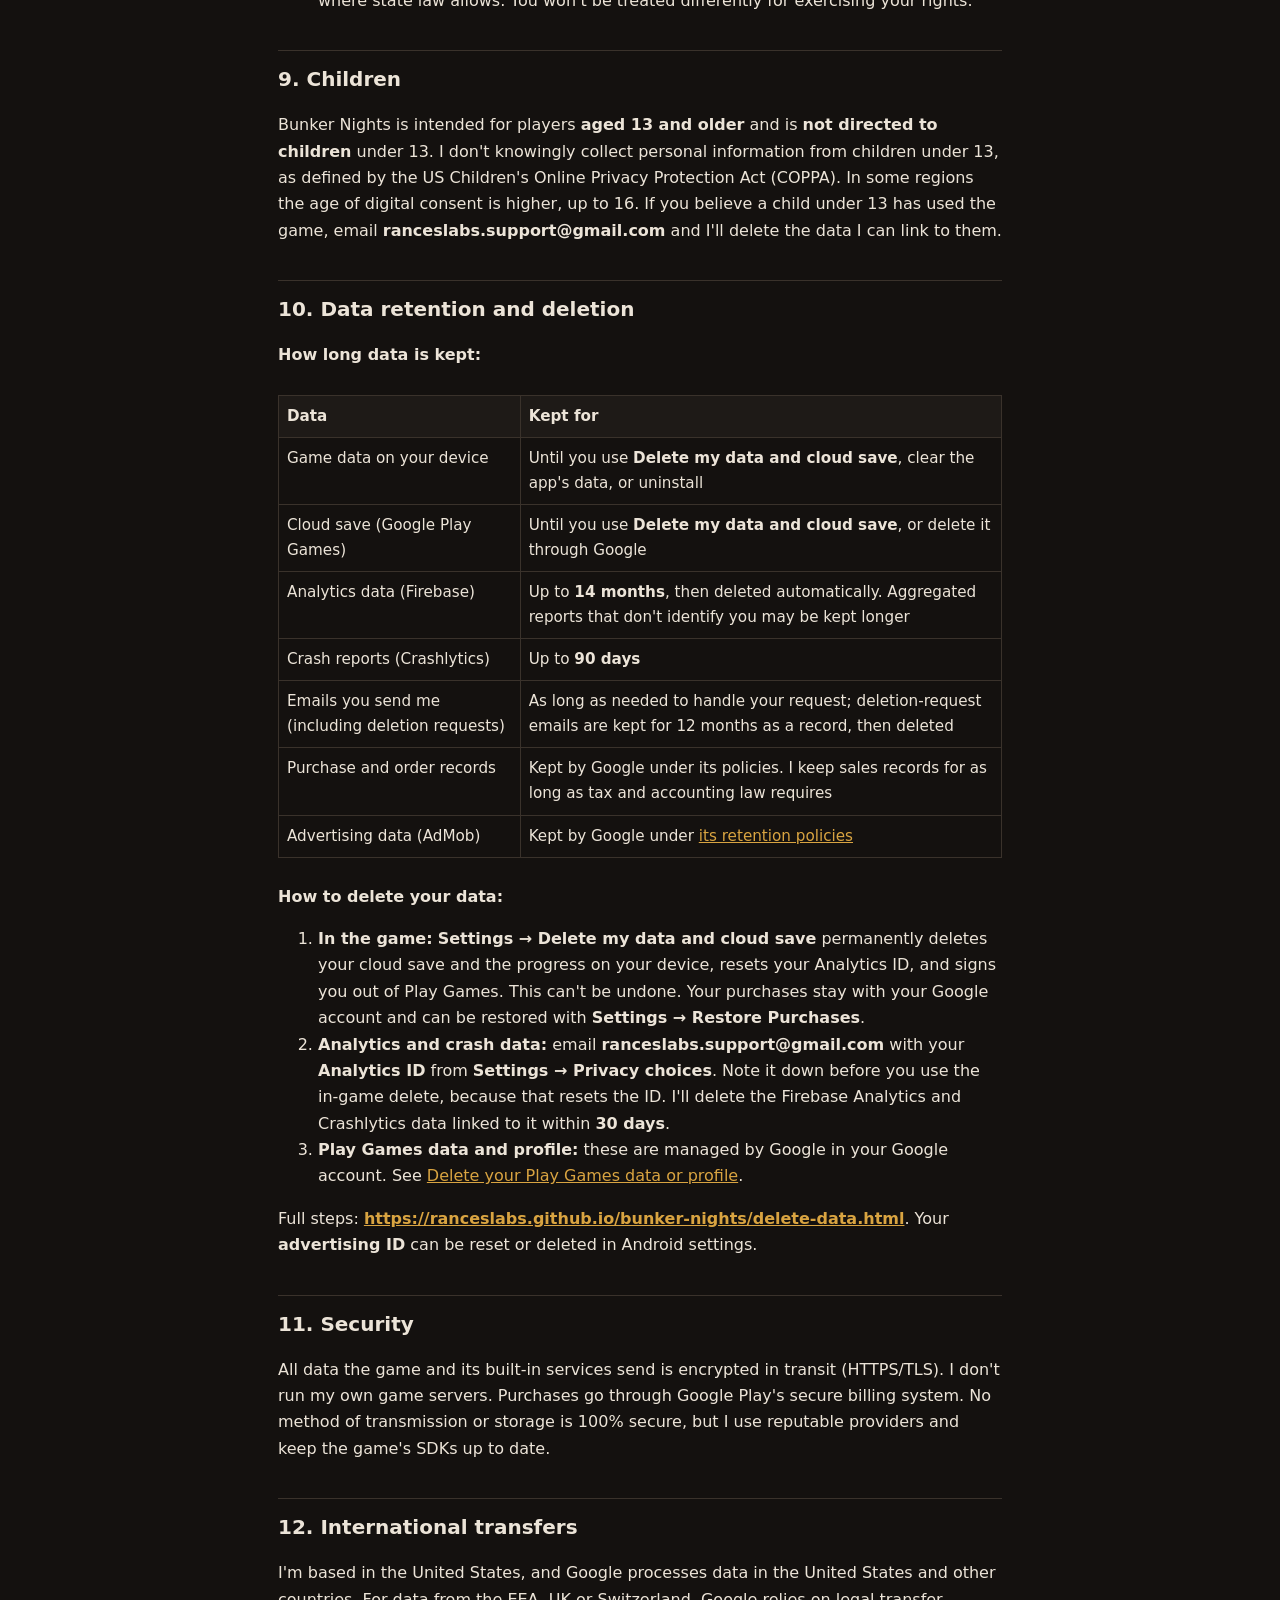
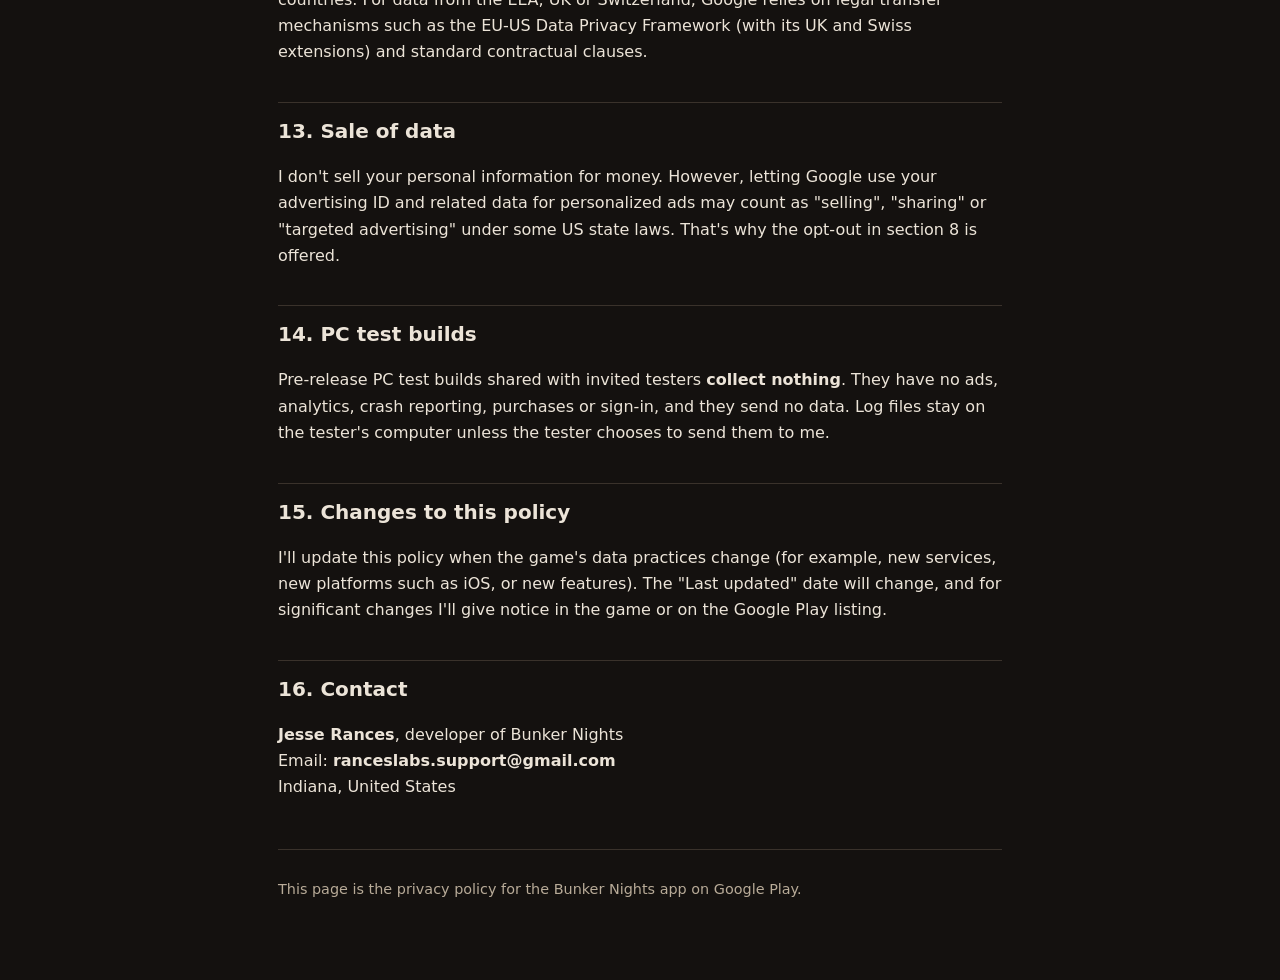
<file: bunker-nights/privacy.html>
<!DOCTYPE html>
<html lang="en">
<head>
<meta charset="utf-8">
<meta name="viewport" content="width=device-width, initial-scale=1">
<!--
  Bunker Nights: privacy policy (final website markdown, v1.0, prepared 2026-10-23 for publication on the shared developer website)
  Filled values: developer = Jesse Rances; location = Indiana, United States; contact = ranceslabs.support@gmail.com;
  effective date = November 1, 2026; analytics retention = 14 months (the Firebase/GA4 setting). No placeholders remain. URLs set by the Chief Game Designer; live (verified 2026-10-23 11:20 AM ET) (not live until Jesse creates the GitHub account and the support Gmail).
  Engine-neutral: covers both SDK sets (the AdMob+UMP, Play Billing, Firebase Analytics+Crashlytics and Play Games sets are identical; the in-app purchasing library is described generically).
  Not lawyer-reviewed; have counsel review before publishing.
-->
<title>Privacy Policy – Bunker Nights</title>
<meta name="description" content="Privacy Policy for the mobile game Bunker Nights by Jesse Rances.">
<link rel="stylesheet" href="../assets/style.css">
<style>
  table { width:100%; border-collapse:collapse; margin:10px 0; font-size:.95rem; }
  th, td { text-align:left; vertical-align:top; padding:8px; border:1px solid var(--line); }
  th { background: var(--card); }
  .table-wrap { overflow-x:auto; }
  blockquote { margin:14px 0; padding:10px 14px; background:var(--card); border-left:4px solid var(--accent); border-radius:6px; }
  blockquote p { margin:0; }
</style>
</head>
<body>
<main>
<p class="meta"><a href="../">&larr; All games</a> &middot; <a href="delete-data.html">Delete your data</a></p>

<h1>Privacy Policy: Bunker Nights</h1>
<p class="meta">Effective date: November 1, 2026 &middot; Last updated: November 1, 2026</p>
<div class="summary">
<strong>The short version</strong>
<ul>
<li><strong>Bunker Nights</strong> ("the game") is a mobile game made by <strong>Jesse Rances</strong>, an individual developer ("I", "me"). The game doesn't ask for your name, email, contacts or photos. It has no chat, and I don't run game servers.</li>
<li>The game shows <strong>ads from Google AdMob</strong>: optional rewarded ads, plus one full-screen ad at dawn before the results screen. <strong>If you buy "Remove Ads", the ad SDK isn't started at all</strong> once your purchase is confirmed.</li>
<li>I use <strong>Google Analytics for Firebase</strong> and <strong>Firebase Crashlytics</strong> to understand how the game is played and to fix crashes. <strong>In the EEA, the UK and Switzerland, they stay off unless you consent.</strong></li>
<li><strong>Purchases</strong> are handled by <strong>Google Play</strong>. I never see your payment details.</li>
<li><strong>Google Play Games</strong> sign-in is <strong>optional and never automatic</strong>. It's offered only after the privacy/consent step, and it's used for <strong>cloud save</strong>.</li>
<li>The game is for players <strong>aged 13 and older</strong> and isn't directed to children.</li>
<li><strong>Settings → Privacy choices</strong> lets you change your choices and shows your Analytics ID. <strong>Settings → Delete my data and cloud save</strong> erases your progress. Full deletion steps are at <strong><a href="delete-data.html">https://ranceslabs.github.io/bunker-nights/delete-data.html</a></strong>.</li>
</ul>
</div>
<nav aria-label="Contents">
<h2 id="contents">Contents</h2>
<ol>
<li><a href="#1-who-i-am">Who I am</a></li>
<li><a href="#2-what-this-policy-covers">What this policy covers</a></li>
<li><a href="#3-information-kept-on-your-device">Information kept on your device</a></li>
<li><a href="#4-services-that-collect-information">Services that collect information</a></li>
<li><a href="#5-how-information-is-used">How information is used</a></li>
<li><a href="#6-your-privacy-choices">Your privacy choices</a></li>
<li><a href="#7-users-in-the-eea-uk-and-switzerland-gdpr-uk-gdpr">Users in the EEA, UK and Switzerland (GDPR / UK GDPR)</a></li>
<li><a href="#8-us-state-privacy-rights">US state privacy rights</a></li>
<li><a href="#9-children">Children</a></li>
<li><a href="#10-data-retention-and-deletion">Data retention and deletion</a></li>
<li><a href="#11-security">Security</a></li>
<li><a href="#12-international-transfers">International transfers</a></li>
<li><a href="#13-sale-of-data">Sale of data</a></li>
<li><a href="#14-pc-test-builds">PC test builds</a></li>
<li><a href="#15-changes-to-this-policy">Changes to this policy</a></li>
<li><a href="#16-contact">Contact</a></li>
</ol>
</nav>
<h2 id="1-who-i-am">1. Who I am</h2>
<p>Bunker Nights is developed and published on Google Play by <strong>Jesse Rances</strong>, an individual developer based in <strong>Indiana, United States</strong>. I am the controller of the analytics and crash data described below; Google processes it on my behalf. For any privacy question or request, email <strong>ranceslabs.support@gmail.com</strong>.</p>
<h2 id="2-what-this-policy-covers">2. What this policy covers</h2>
<p>This policy explains what information is accessed, collected, used and shared when you play Bunker Nights on Android devices from Google Play, including through the third-party services built into the game. I'll update it before the game comes to other platforms (such as iOS).</p>
<h2 id="3-information-kept-on-your-device">3. Information kept on your device</h2>
<ul>
<li><strong>Game progress and settings</strong> (nights survived, upgrades, Ecto balance, audio and accessibility settings such as the jump-scare toggle) are saved on your device. If you sign in to Google Play Games, a copy is also stored in your Play Games cloud save.</li>
<li><strong>Purchase status:</strong> Google Play confirms purchases on your device so the game can deliver them. <strong>Settings → Restore Purchases</strong> asks Google Play for items you already own.</li>
<li><strong>Privacy choices:</strong> your consent and opt-out choices are stored on your device by Google's User Messaging Platform, so they're respected every time you play.</li>
<li>The game does <strong>not</strong> request access to your location, contacts, camera, microphone, photos or files.</li>
</ul>
<h2 id="4-services-that-collect-information">4. Services that collect information</h2>
<h3 id="google-user-messaging-platform-consent">Google User Messaging Platform (consent)</h3>
<p>When you start the game, Google's consent and privacy message appears where the law requires it. It runs <strong>before</strong> any ads are requested, before analytics or crash reporting can start, and before Play Games sign-in is offered. It stores your choices on your device.</p>
<h3 id="google-admob-advertising">Google AdMob (advertising)</h3>
<p>The game shows <strong>optional rewarded ads</strong> that you choose to watch, and a <strong>full-screen (interstitial) ad at dawn</strong> before the results screen. Ads are limited to content suitable for a general/teen audience. According to Google, the Google Mobile Ads SDK automatically collects:</p>
<div class="table-wrap"><table>
<thead>
<tr>
<th>Data</th>
<th>Details</th>
</tr>
</thead>
<tbody>
<tr>
<td>Device identifiers</td>
<td>Android advertising ID, app set ID</td>
</tr>
<tr>
<td>IP address</td>
<td>Used to estimate general (approximate) location</td>
</tr>
<tr>
<td>Product interactions</td>
<td>App launches, taps, ad and video views</td>
</tr>
<tr>
<td>Diagnostics</td>
<td>App and SDK performance, such as launch time, hang rate and energy use</td>
</tr>
</tbody>
</table></div>
<p>Google uses this data to show ads (personalized only where you've allowed it), to measure them and to prevent fraud. <strong>Google acts as an independent controller</strong> of this data. Learn more: <a href="https://policies.google.com/privacy">Google Privacy Policy</a> · <a href="https://policies.google.com/technologies/partner-sites">How Google uses information from apps that use its services</a>.</p>
<p><strong>Remove Ads:</strong> once Google Play confirms that you own "Remove Ads", the game <strong>doesn't start the Google Mobile Ads SDK at all</strong>, so no ad data is collected from then on (rewarded bonuses are granted without an ad). Before the purchase is confirmed (for example, on a fresh install before your purchases are restored), the SDK may start as described above.</p>
<h3 id="google-analytics-for-firebase-game-analytics">Google Analytics for Firebase (game analytics)</h3>
<p>Collects an <strong>app-instance ID</strong>: a random ID for this installation, shown as your <strong>Analytics ID</strong> in <strong>Settings → Privacy choices</strong>. It also collects:</p>
<ul>
<li>gameplay events (for example, nights played, ads watched, store screens opened)</li>
<li><strong>in-app purchase events</strong> (product and price only, <strong>no</strong> payment details)</li>
<li>device model, OS version and language</li>
<li>approximate location derived from your IP address</li>
</ul>
<p>I use this only to understand how the game is played and to improve it. Google processes the data on my behalf. I don't use it for advertising, and Google signals and data sharing are turned off. <strong>In the EEA, UK and Switzerland, it stays off unless you consent.</strong></p>
<h3 id="firebase-crashlytics-crash-reporting">Firebase Crashlytics (crash reporting)</h3>
<p>When the game crashes, Crashlytics collects a crash report: technical details of the crash (a stack trace), device model, OS version and a random Crashlytics installation ID. I use these reports only to fix bugs.</p>
<ul>
<li><strong>In the EEA, UK and Switzerland, it stays off unless you consent.</strong></li>
<li>Crash reports created while consent is declined are <strong>deleted on your device without being sent</strong>, and they are <strong>never sent later</strong>, even if you consent afterwards.</li>
</ul>
<p>See <a href="https://firebase.google.com/support/privacy">Firebase privacy information</a>.</p>
<h3 id="google-play-games-services-optional-sign-in-and-cloud-save">Google Play Games Services (optional sign-in and cloud save)</h3>
<p>Sign-in is <strong>never automatic</strong>. The game offers it only after the consent/privacy step is complete, and you can decline. If you sign in, Google gives the game your <strong>Play Games player ID and gamer name</strong>, and your <strong>saved progress</strong> is stored by Google as a cloud save so you can restore it on another device. I don't create a separate account for you. Google may also collect usage and diagnostic data under its own policies (<a href="https://support.google.com/googleplay/answer/3129346">Play Games privacy</a>).</p>
<h3 id="google-play-downloads-and-in-app-purchases">Google Play (downloads and in-app purchases)</h3>
<p>All in-app purchases (for example, Ecto packs, Remove Ads) are processed by <strong>Google Play Billing</strong>. Google handles your payment information and order details under its own terms (<a href="https://payments.google.com/payments/apis-secure/u/0/get_legal_document?ldo=0&amp;ldt=privacynotice">Google Payments Privacy Notice</a>). In the Google Play Console I may see order records (order ID, product, price, date, country or region). I use them only to deliver purchases, handle refunds and meet tax and accounting obligations.</p>
<p>Where the game uses Unity Technologies' in-app purchasing library to talk to Google Play Billing, that library processes limited technical <strong>diagnostic and performance data</strong> only briefly, to make purchases work. It isn't stored or shared, and it doesn't include personal identifiers or purchase history.</p>
<h2 id="5-how-information-is-used">5. How information is used</h2>
<ul>
<li><strong>To run the game:</strong> saving and restoring your progress and settings, including cloud save.</li>
<li><strong>To show ads:</strong> personalized ads where you've consented or haven't opted out; otherwise non-personalized or limited ads.</li>
<li><strong>To deliver purchases:</strong> delivering and restoring items you buy.</li>
<li><strong>To improve the game and fix bugs:</strong> aggregated gameplay analytics and crash reports.</li>
<li><strong>To prevent fraud:</strong> for example, Google's invalid-traffic detection and purchase verification.</li>
<li><strong>To respond to you:</strong> if you email me, I use your address and message only to reply and to keep a record of the request.</li>
<li><strong>To meet legal obligations:</strong> for example, tax records for sales.</li>
</ul>
<h2 id="6-your-privacy-choices">6. Your privacy choices</h2>
<ul>
<li><strong>Settings → Privacy choices</strong> reopens Google's consent or opt-out message, where you can change your choices at any time. It also shows your <strong>Analytics ID</strong>.</li>
<li><strong>Advertising ID:</strong> in Android settings (usually <strong>Settings → Privacy → Ads</strong>) you can reset or delete your advertising ID.</li>
<li><strong>Google ad settings:</strong> control ad personalization at <a href="https://myadcenter.google.com/">My Ad Center</a>.</li>
<li><strong>Play Games:</strong> sign-in is optional. Deleting your data in the game also signs you out of Play Games (section 10).</li>
</ul>
<h2 id="7-users-in-the-eea-uk-and-switzerland-gdpr-uk-gdpr">7. Users in the EEA, UK and Switzerland (GDPR / UK GDPR)</h2>
<p>In the European Economic Area, the United Kingdom and Switzerland, the game uses Google's User Messaging Platform. It's a Google-certified consent management platform that supports the IAB Transparency and Consent Framework.</p>
<ul>
<li><strong>Ads:</strong> if you consent, Google may show personalized ads. If you don't, Google may show non-personalized or "limited" ads, and you can still play the whole game.</li>
<li><strong>Analytics and crash reporting:</strong> these run <strong>only if you consent</strong>. If you decline, they stay off, crash reports from that period are deleted without being sent, and the game works normally.</li>
<li><strong>Withdrawing consent:</strong> you can withdraw or change your consent at any time in <strong>Settings → Privacy choices</strong>. This doesn't affect processing that happened before you withdrew.</li>
</ul>
<p><strong>Legal bases:</strong></p>
<ul>
<li><strong>Consent:</strong> ads that use device storage or personal data, analytics and crash reporting.</li>
<li><strong>Legitimate interests:</strong> some ad-related processing such as fraud prevention, as described in Google's consent message.</li>
<li><strong>Contract:</strong> delivering purchases and cloud save.</li>
<li><strong>Legal obligation:</strong> sales and tax records.</li>
</ul>
<p><strong>Your rights:</strong> you have the right to access, correct, delete, restrict or object to the processing of your personal data, to data portability, and to withdraw consent. You also have the right to complain to your local data protection authority (in the UK, the ICO). To make a request, email <strong>ranceslabs.support@gmail.com</strong> and include your <strong>Analytics ID</strong> from <strong>Settings → Privacy choices</strong> so I can find your data. For data Google controls (ads, Google Play, your Play Games profile), you can also contact Google directly.</p>
<h2 id="8-us-state-privacy-rights">8. US state privacy rights</h2>
<p>Residents of California (CCPA/CPRA), Indiana, Virginia, Colorado, Connecticut, Texas, Oregon and other states may have the right to know about, access, correct and delete their personal information, and to opt out of its "sale" or "sharing" or of targeted advertising.</p>
<ul>
<li><strong>Categories collected:</strong><ul>
<li>identifiers (advertising ID, app-instance ID, IP address, Play Games player ID)</li>
<li>internet or other electronic network activity (interactions with the game and with ads)</li>
<li>approximate location inferred from IP address</li>
<li>commercial information (in-app purchase events)</li>
<li>diagnostic and crash data</li>
</ul>
</li>
</ul>
<p>I do <strong>not</strong> collect sensitive personal information.</p>
<ul>
<li><strong>Disclosed to:</strong> Google, for advertising (AdMob); as my service provider (Firebase); and to provide Google Play and Play Games.</li>
<li><strong>Opting out:</strong> in supported states, open <strong>Settings → Privacy choices</strong> to see Google's "Do Not Sell or Share My Personal Information" option. You can also delete your advertising ID. Buying Remove Ads stops the ad SDK entirely.</li>
<li><strong>Other requests:</strong> email <strong>ranceslabs.support@gmail.com</strong> or use the in-game deletion option. I may need to verify your request. You can use an authorized agent where state law allows. You won't be treated differently for exercising your rights.</li>
</ul>
<h2 id="9-children">9. Children</h2>
<p>Bunker Nights is intended for players <strong>aged 13 and older</strong> and is <strong>not directed to children</strong> under 13. I don't knowingly collect personal information from children under 13, as defined by the US Children's Online Privacy Protection Act (COPPA). In some regions the age of digital consent is higher, up to 16. If you believe a child under 13 has used the game, email <strong>ranceslabs.support@gmail.com</strong> and I'll delete the data I can link to them.</p>
<h2 id="10-data-retention-and-deletion">10. Data retention and deletion</h2>
<p><strong>How long data is kept:</strong></p>
<div class="table-wrap"><table>
<thead>
<tr>
<th>Data</th>
<th>Kept for</th>
</tr>
</thead>
<tbody>
<tr>
<td>Game data on your device</td>
<td>Until you use <strong>Delete my data and cloud save</strong>, clear the app's data, or uninstall</td>
</tr>
<tr>
<td>Cloud save (Google Play Games)</td>
<td>Until you use <strong>Delete my data and cloud save</strong>, or delete it through Google</td>
</tr>
<tr>
<td>Analytics data (Firebase)</td>
<td>Up to <strong>14 months</strong>, then deleted automatically. Aggregated reports that don't identify you may be kept longer</td>
</tr>
<tr>
<td>Crash reports (Crashlytics)</td>
<td>Up to <strong>90 days</strong></td>
</tr>
<tr>
<td>Emails you send me (including deletion requests)</td>
<td>As long as needed to handle your request; deletion-request emails are kept for 12 months as a record, then deleted</td>
</tr>
<tr>
<td>Purchase and order records</td>
<td>Kept by Google under its policies. I keep sales records for as long as tax and accounting law requires</td>
</tr>
<tr>
<td>Advertising data (AdMob)</td>
<td>Kept by Google under <a href="https://policies.google.com/technologies/retention">its retention policies</a></td>
</tr>
</tbody>
</table></div>
<p><strong>How to delete your data:</strong></p>
<ol>
<li><strong>In the game:</strong> <strong>Settings → Delete my data and cloud save</strong> permanently deletes your cloud save and the progress on your device, resets your Analytics ID, and signs you out of Play Games. This can't be undone. Your purchases stay with your Google account and can be restored with <strong>Settings → Restore Purchases</strong>.</li>
<li><strong>Analytics and crash data:</strong> email <strong>ranceslabs.support@gmail.com</strong> with your <strong>Analytics ID</strong> from <strong>Settings → Privacy choices</strong>. Note it down before you use the in-game delete, because that resets the ID. I'll delete the Firebase Analytics and Crashlytics data linked to it within <strong>30 days</strong>.</li>
<li><strong>Play Games data and profile:</strong> these are managed by Google in your Google account. See <a href="https://support.google.com/googleplay/answer/9130646">Delete your Play Games data or profile</a>.</li>
</ol>
<p>Full steps: <strong><a href="delete-data.html">https://ranceslabs.github.io/bunker-nights/delete-data.html</a></strong>. Your <strong>advertising ID</strong> can be reset or deleted in Android settings.</p>
<h2 id="11-security">11. Security</h2>
<p>All data the game and its built-in services send is encrypted in transit (HTTPS/TLS). I don't run my own game servers. Purchases go through Google Play's secure billing system. No method of transmission or storage is 100% secure, but I use reputable providers and keep the game's SDKs up to date.</p>
<h2 id="12-international-transfers">12. International transfers</h2>
<p>I'm based in the United States, and Google processes data in the United States and other countries. For data from the EEA, UK or Switzerland, Google relies on legal transfer mechanisms such as the EU-US Data Privacy Framework (with its UK and Swiss extensions) and standard contractual clauses.</p>
<h2 id="13-sale-of-data">13. Sale of data</h2>
<p>I don't sell your personal information for money. However, letting Google use your advertising ID and related data for personalized ads may count as "selling", "sharing" or "targeted advertising" under some US state laws. That's why the opt-out in section 8 is offered.</p>
<h2 id="14-pc-test-builds">14. PC test builds</h2>
<p>Pre-release PC test builds shared with invited testers <strong>collect nothing</strong>. They have no ads, analytics, crash reporting, purchases or sign-in, and they send no data. Log files stay on the tester's computer unless the tester chooses to send them to me.</p>
<h2 id="15-changes-to-this-policy">15. Changes to this policy</h2>
<p>I'll update this policy when the game's data practices change (for example, new services, new platforms such as iOS, or new features). The "Last updated" date will change, and for significant changes I'll give notice in the game or on the Google Play listing.</p>
<h2 id="16-contact">16. Contact</h2>
<p><strong>Jesse Rances</strong>, developer of Bunker Nights<br />
Email: <strong>ranceslabs.support@gmail.com</strong><br />
Indiana, United States</p>
<footer><p>This page is the privacy policy for the Bunker Nights app on Google Play.</p></footer>
</main>
</body>
</html>
</file>
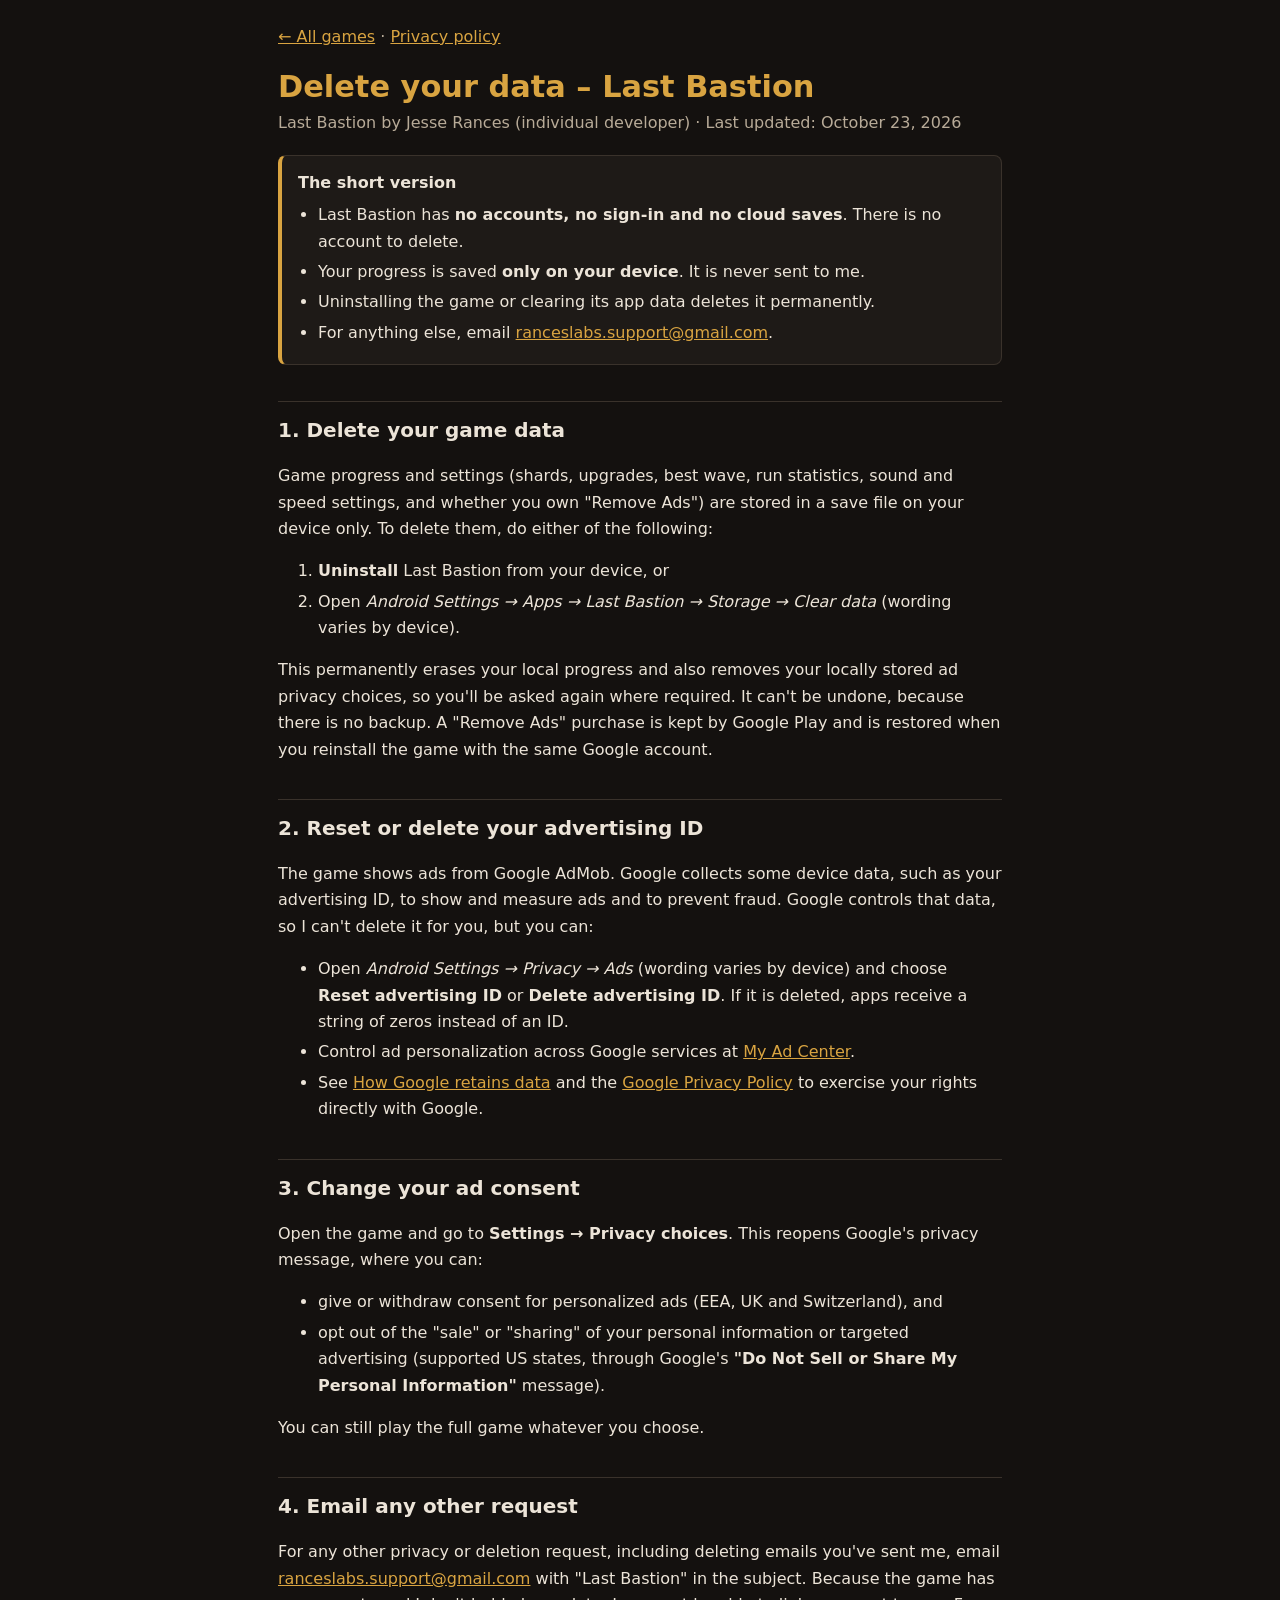
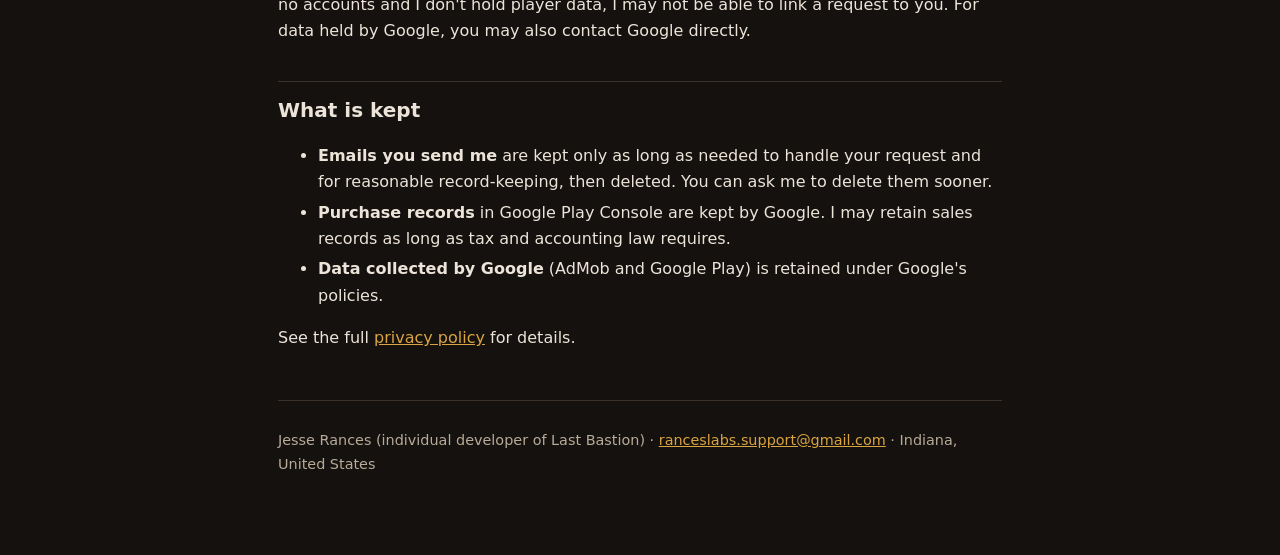
<file: last-bastion/delete-data.html>
<!DOCTYPE html>
<html lang="en">
<head>
<meta charset="utf-8">
<meta name="viewport" content="width=device-width, initial-scale=1">
<title>Delete your data – Last Bastion</title>
<meta name="description" content="How to delete your Last Bastion data, reset your advertising ID, change ad consent, or send a data request.">
<link rel="stylesheet" href="../assets/style.css">
</head>
<body>
<main>
<p class="meta"><a href="../">&larr; All games</a> &middot; <a href="privacy.html">Privacy policy</a></p>

<h1>Delete your data – Last Bastion</h1>
<p class="meta">Last Bastion by Jesse Rances (individual developer) &middot; Last updated: October 23, 2026</p>

<div class="summary">
  <strong>The short version</strong>
  <ul>
    <li>Last Bastion has <strong>no accounts, no sign-in and no cloud saves</strong>. There is no account to delete.</li>
    <li>Your progress is saved <strong>only on your device</strong>. It is never sent to me.</li>
    <li>Uninstalling the game or clearing its app data deletes it permanently.</li>
    <li>For anything else, email <a href="mailto:ranceslabs.support@gmail.com">ranceslabs.support@gmail.com</a>.</li>
  </ul>
</div>

<h2>1. Delete your game data</h2>
<p>Game progress and settings (shards, upgrades, best wave, run statistics, sound and speed settings, and whether you own "Remove Ads") are stored in a save file on your device only. To delete them, do either of the following:</p>
<ol class="steps">
  <li><strong>Uninstall</strong> Last Bastion from your device, or</li>
  <li>Open <em>Android Settings &rarr; Apps &rarr; Last Bastion &rarr; Storage &rarr; Clear data</em> (wording varies by device).</li>
</ol>
<p>This permanently erases your local progress and also removes your locally stored ad privacy choices, so you'll be asked again where required. It can't be undone, because there is no backup. A "Remove Ads" purchase is kept by Google Play and is restored when you reinstall the game with the same Google account.</p>

<h2>2. Reset or delete your advertising ID</h2>
<p>The game shows ads from Google AdMob. Google collects some device data, such as your advertising ID, to show and measure ads and to prevent fraud. Google controls that data, so I can't delete it for you, but you can:</p>
<ul>
  <li>Open <em>Android Settings &rarr; Privacy &rarr; Ads</em> (wording varies by device) and choose <strong>Reset advertising ID</strong> or <strong>Delete advertising ID</strong>. If it is deleted, apps receive a string of zeros instead of an ID.</li>
  <li>Control ad personalization across Google services at <a href="https://myadcenter.google.com/">My Ad Center</a>.</li>
  <li>See <a href="https://policies.google.com/technologies/retention">How Google retains data</a> and the <a href="https://policies.google.com/privacy">Google Privacy Policy</a> to exercise your rights directly with Google.</li>
</ul>

<h2>3. Change your ad consent</h2>
<p>Open the game and go to <strong>Settings &rarr; Privacy choices</strong>. This reopens Google's privacy message, where you can:</p>
<ul>
  <li>give or withdraw consent for personalized ads (EEA, UK and Switzerland), and</li>
  <li>opt out of the "sale" or "sharing" of your personal information or targeted advertising (supported US states, through Google's <strong>"Do Not Sell or Share My Personal Information"</strong> message).</li>
</ul>
<p>You can still play the full game whatever you choose.</p>

<h2>4. Email any other request</h2>
<p>For any other privacy or deletion request, including deleting emails you've sent me, email <a href="mailto:ranceslabs.support@gmail.com?subject=Last%20Bastion%20data%20request">ranceslabs.support@gmail.com</a> with "Last Bastion" in the subject. Because the game has no accounts and I don't hold player data, I may not be able to link a request to you. For data held by Google, you may also contact Google directly.</p>

<h2>What is kept</h2>
<ul>
  <li><strong>Emails you send me</strong> are kept only as long as needed to handle your request and for reasonable record-keeping, then deleted. You can ask me to delete them sooner.</li>
  <li><strong>Purchase records</strong> in Google Play Console are kept by Google. I may retain sales records as long as tax and accounting law requires.</li>
  <li><strong>Data collected by Google</strong> (AdMob and Google Play) is retained under Google's policies.</li>
</ul>
<p>See the full <a href="privacy.html">privacy policy</a> for details.</p>

<footer>
  <p>Jesse Rances (individual developer of Last Bastion) &middot; <a href="mailto:ranceslabs.support@gmail.com">ranceslabs.support@gmail.com</a> &middot; Indiana, United States</p>
</footer>
</main>
</body>
</html>
</file>
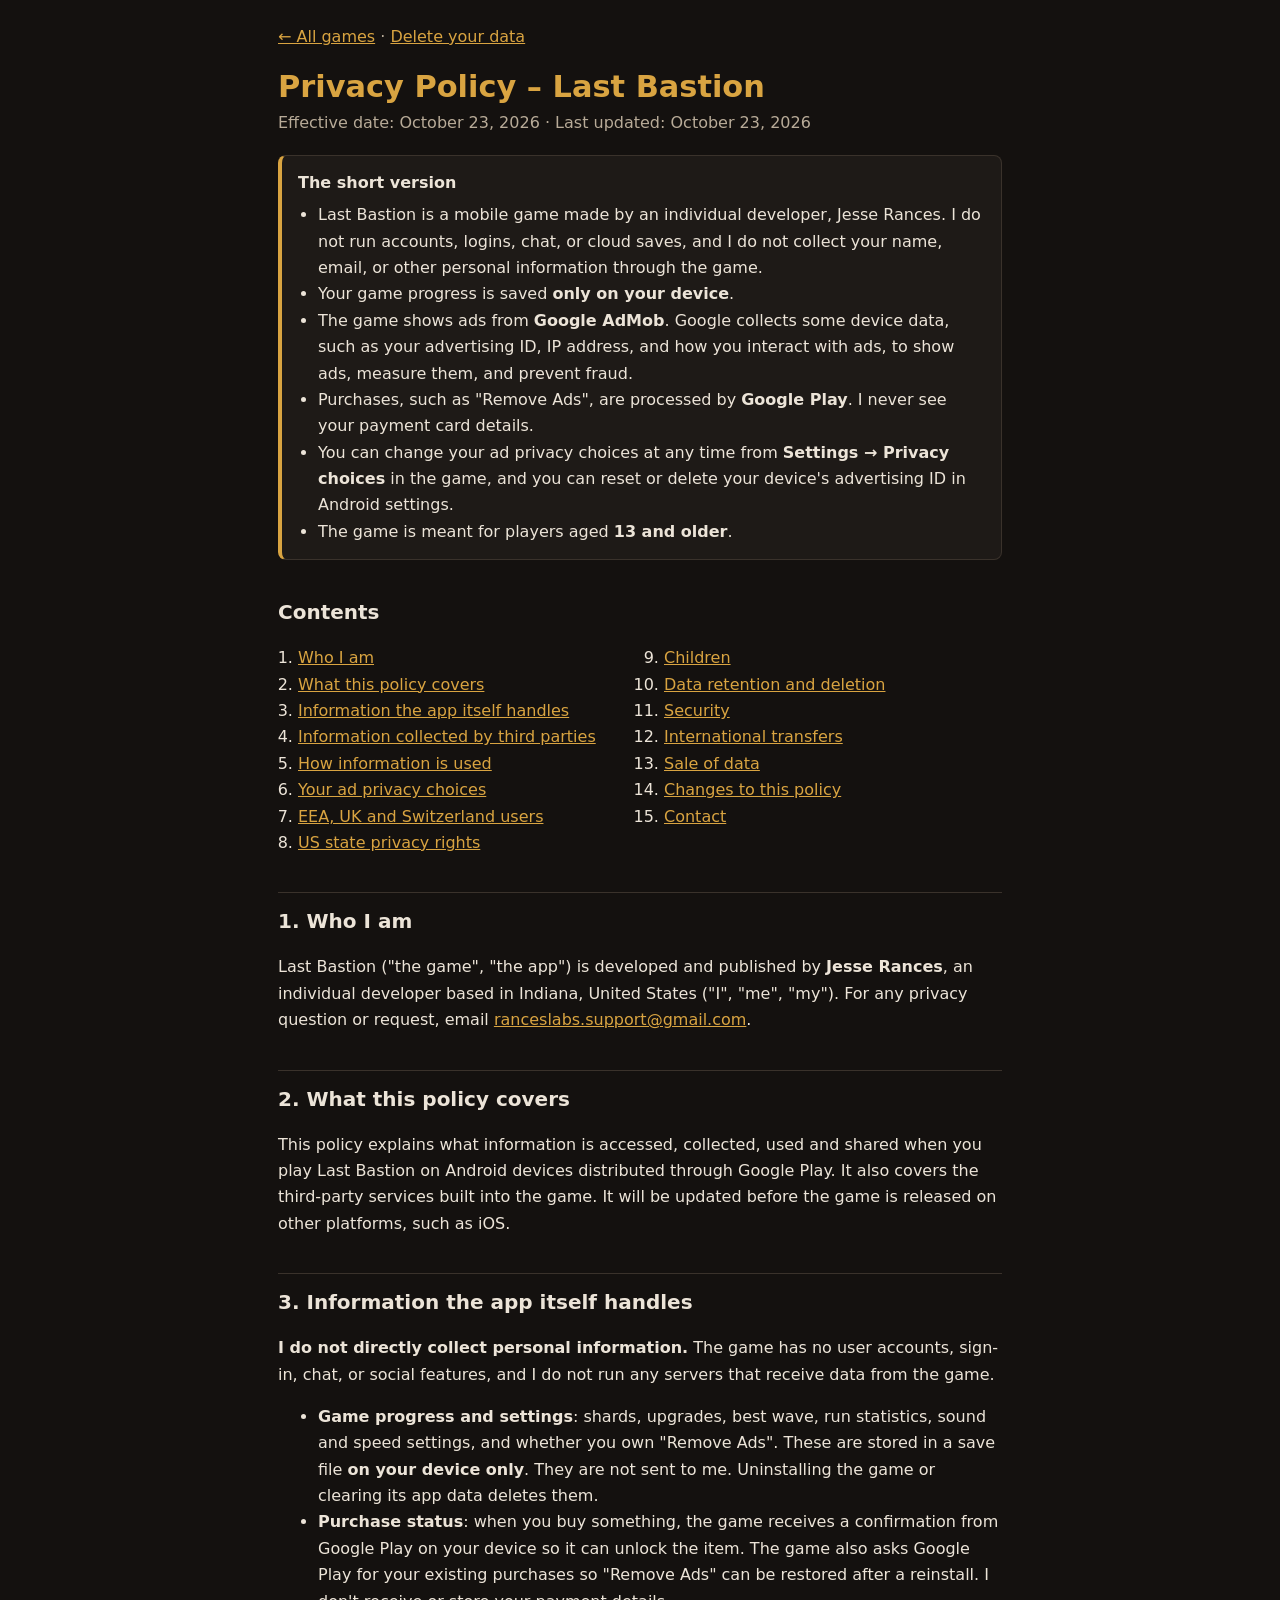
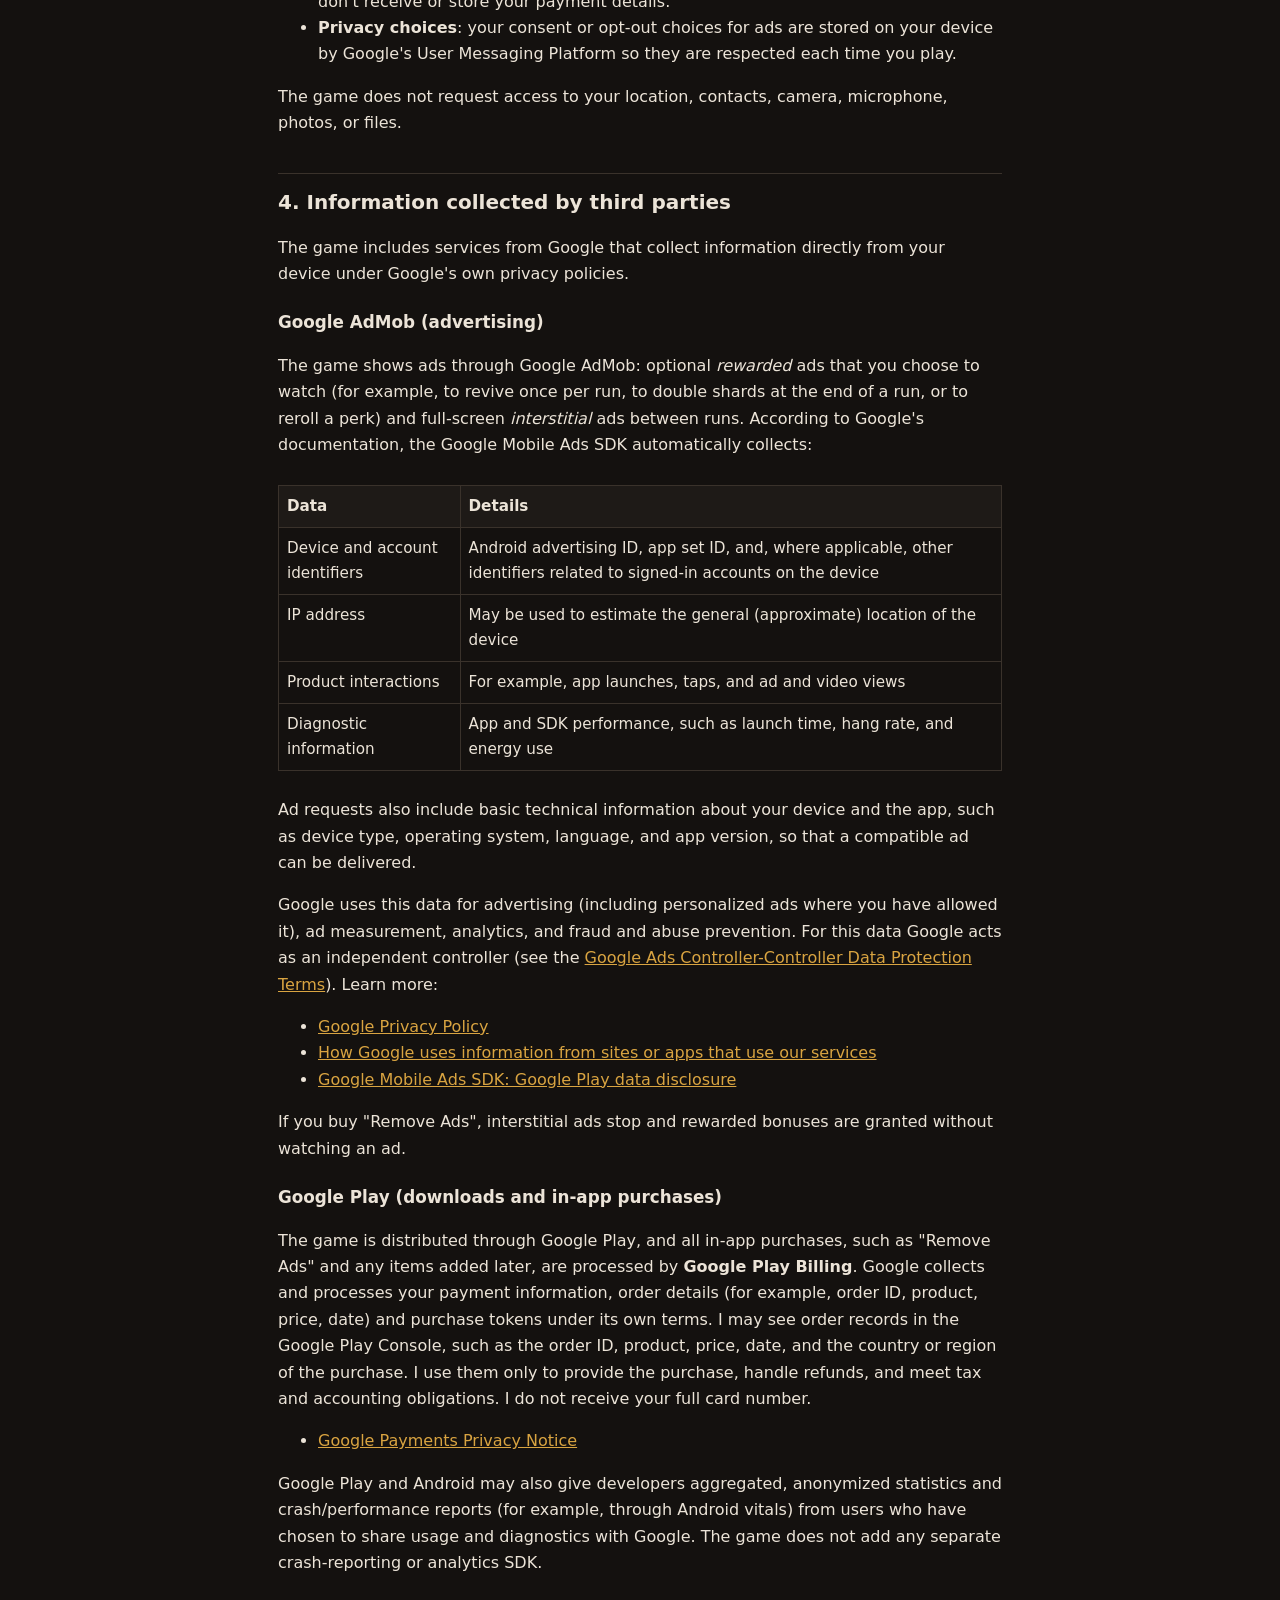
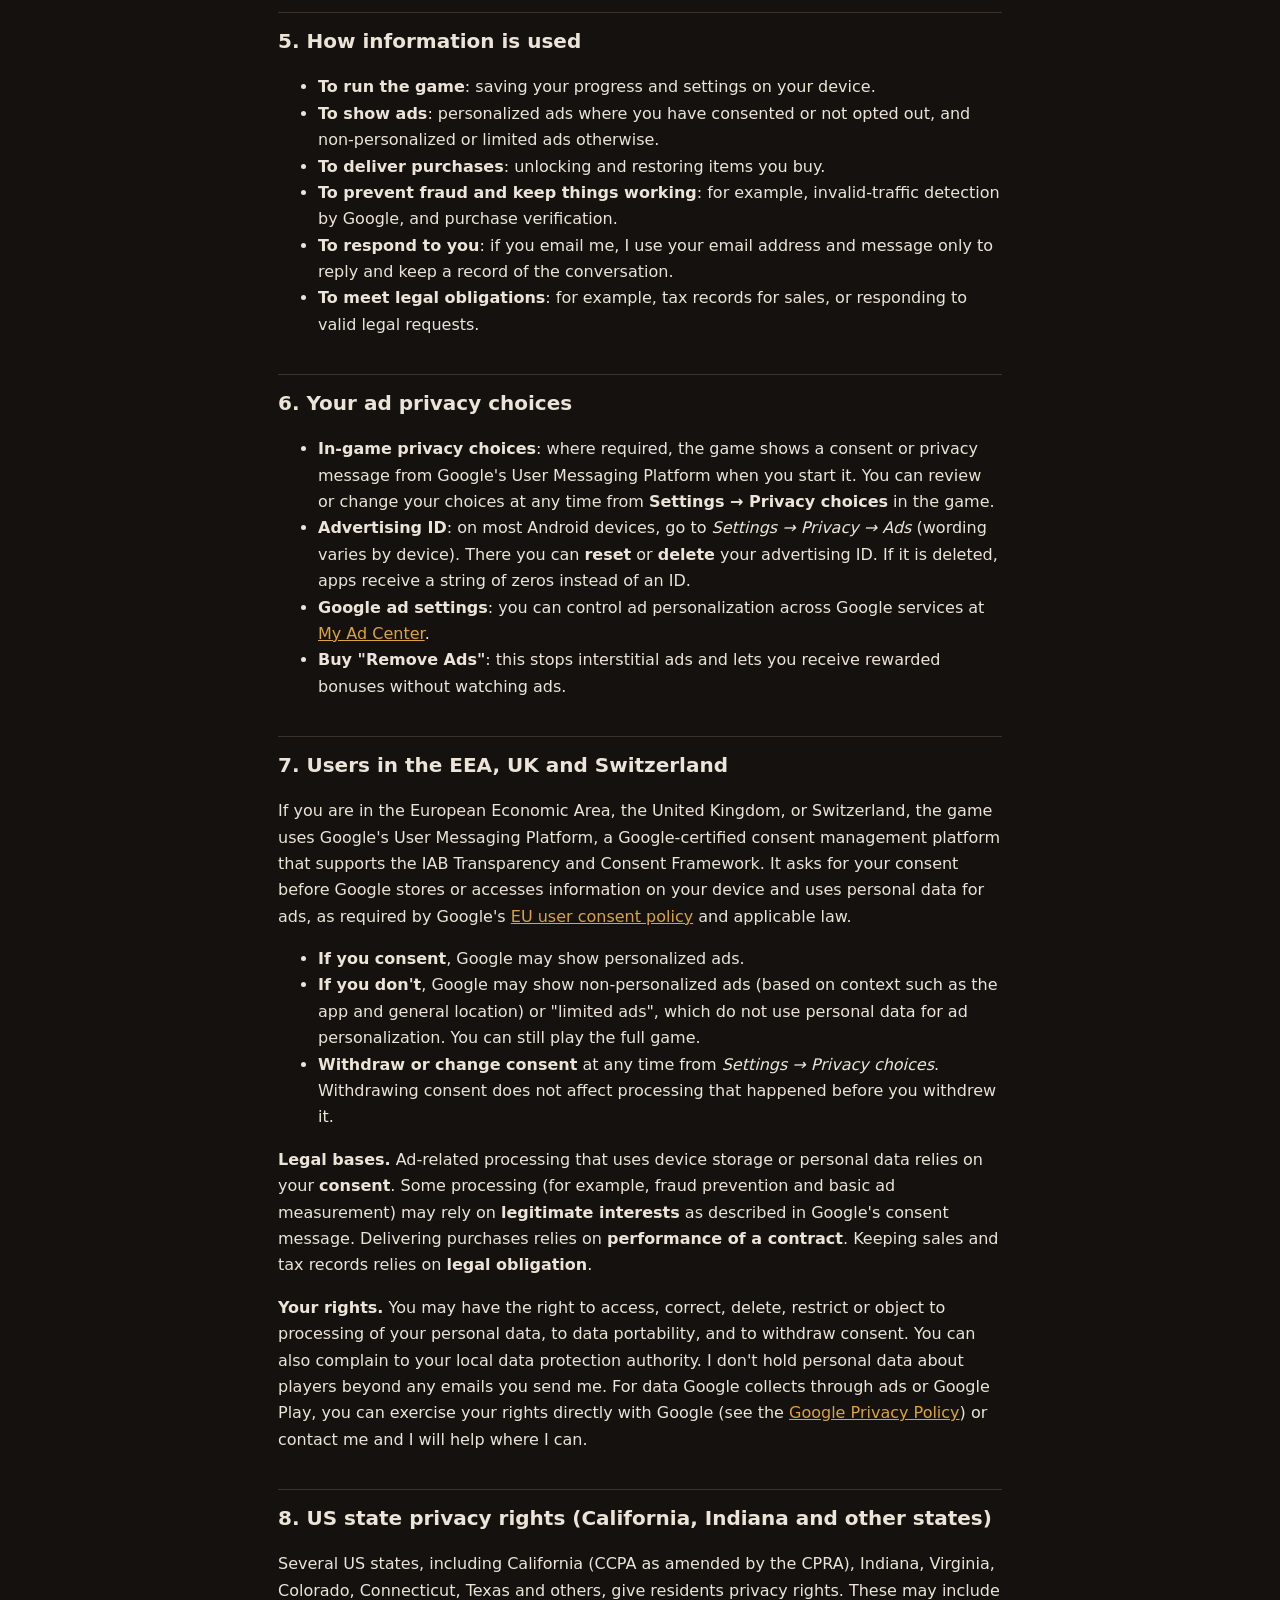
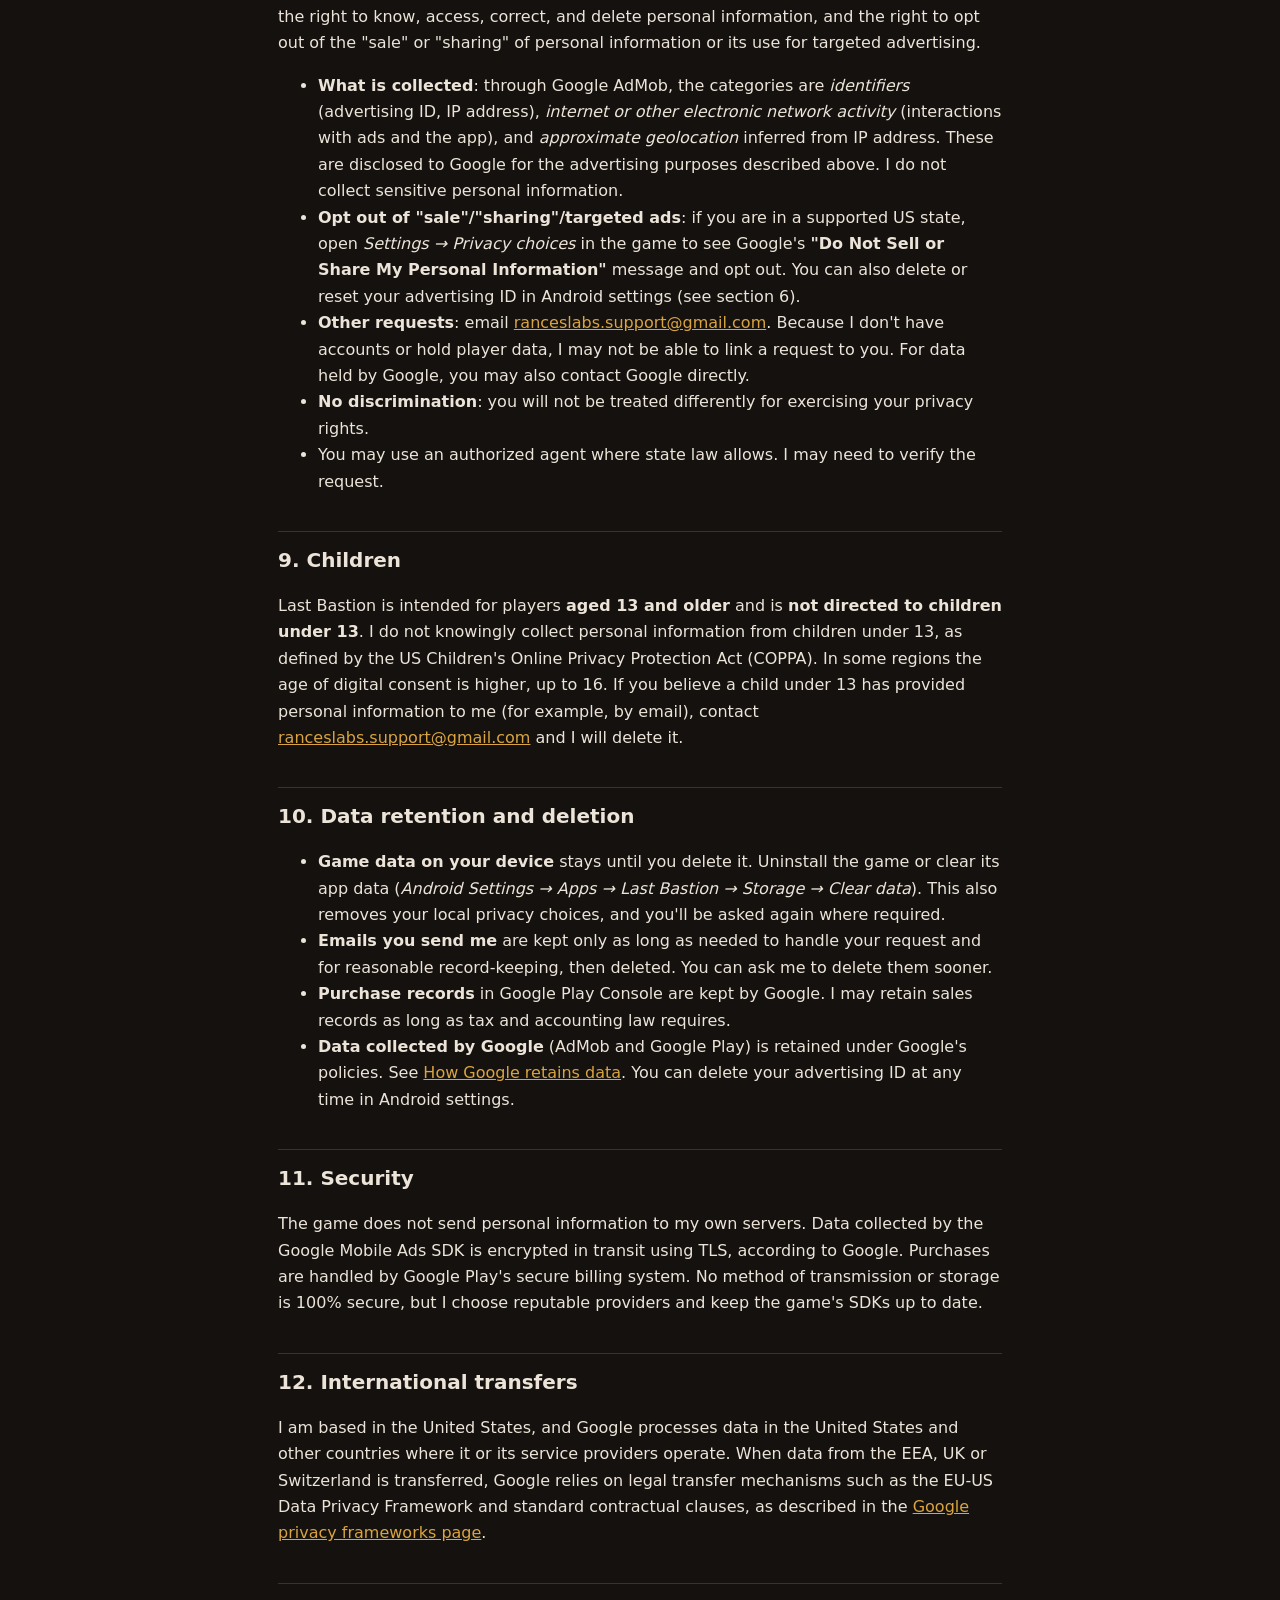
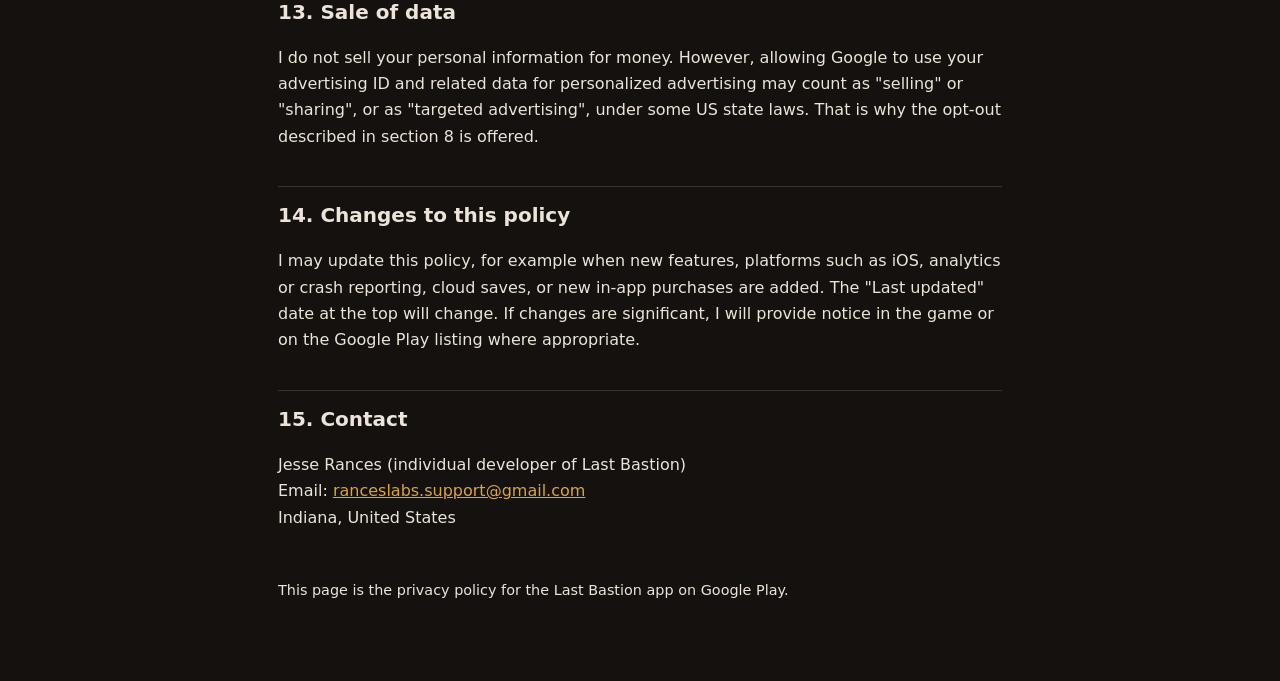
<file: last-bastion/privacy.html>
<!DOCTYPE html>
<html lang="en">
<head>
<meta charset="utf-8">
<meta name="viewport" content="width=device-width, initial-scale=1">
<title>Privacy Policy – Last Bastion</title>
<meta name="description" content="Privacy Policy for the mobile game Last Bastion by Jesse Rances.">
<style>
  :root { --bg:#14110f; --card:#1e1a17; --text:#ece4d8; --dim:#b8ab98; --accent:#d9a441; --line:#3a322b; }
  * { box-sizing: border-box; }
  html { -webkit-text-size-adjust: 100%; }
  body { margin:0; background:var(--bg); color:var(--text); font:16px/1.65 system-ui,-apple-system,"Segoe UI",Roboto,"Helvetica Neue",Arial,sans-serif; }
  main { max-width: 760px; margin: 0 auto; padding: 24px 18px 64px; }
  h1 { font-size: 1.9rem; line-height:1.25; margin: 8px 0 4px; color: var(--accent); }
  h2 { font-size: 1.25rem; margin: 36px 0 8px; padding-top: 12px; border-top: 1px solid var(--line); }
  h3 { font-size: 1.05rem; margin: 22px 0 6px; }
  p, li { color: var(--text); }
  .meta { color: var(--dim); margin: 0 0 18px; }
  .summary { background: var(--card); border: 1px solid var(--line); border-left: 4px solid var(--accent); border-radius: 8px; padding: 14px 16px; }
  .summary ul { margin: 6px 0 0; padding-left: 20px; }
  a { color: var(--accent); word-break: break-word; }
  table { width: 100%; border-collapse: collapse; margin: 10px 0; font-size: .95rem; }
  th, td { text-align: left; vertical-align: top; padding: 8px; border: 1px solid var(--line); }
  th { background: var(--card); }
  .table-wrap { overflow-x: auto; }
  nav ol { padding-left: 20px; columns: 2; column-gap: 28px; }
  @media (max-width: 560px) { nav ol { columns: 1; } h1 { font-size: 1.6rem; } }
  footer { margin-top: 48px; color: var(--dim); font-size: .9rem; }
</style>
</head>
<body>
<main>
<p class="meta"><a href="../">&larr; All games</a> &middot; <a href="delete-data.html">Delete your data</a></p>

<h1>Privacy Policy – Last Bastion</h1>
<p class="meta">Effective date: October 23, 2026 &middot; Last updated: October 23, 2026</p>

<div class="summary">
  <strong>The short version</strong>
  <ul>
    <li>Last Bastion is a mobile game made by an individual developer, Jesse Rances. I do not run accounts, logins, chat, or cloud saves, and I do not collect your name, email, or other personal information through the game.</li>
    <li>Your game progress is saved <strong>only on your device</strong>.</li>
    <li>The game shows ads from <strong>Google AdMob</strong>. Google collects some device data, such as your advertising ID, IP address, and how you interact with ads, to show ads, measure them, and prevent fraud.</li>
    <li>Purchases, such as "Remove Ads", are processed by <strong>Google Play</strong>. I never see your payment card details.</li>
    <li>You can change your ad privacy choices at any time from <strong>Settings &rarr; Privacy choices</strong> in the game, and you can reset or delete your device's advertising ID in Android settings.</li>
    <li>The game is meant for players aged <strong>13 and older</strong>.</li>
  </ul>
</div>

<nav aria-label="Contents">
  <h2 style="border-top:none;margin-top:24px;">Contents</h2>
  <ol>
    <li><a href="#who">Who I am</a></li>
    <li><a href="#scope">What this policy covers</a></li>
    <li><a href="#app-data">Information the app itself handles</a></li>
    <li><a href="#third-party">Information collected by third parties</a></li>
    <li><a href="#use">How information is used</a></li>
    <li><a href="#choices">Your ad privacy choices</a></li>
    <li><a href="#gdpr">EEA, UK and Switzerland users</a></li>
    <li><a href="#us">US state privacy rights</a></li>
    <li><a href="#children">Children</a></li>
    <li><a href="#retention">Data retention and deletion</a></li>
    <li><a href="#security">Security</a></li>
    <li><a href="#transfers">International transfers</a></li>
    <li><a href="#sale">Sale of data</a></li>
    <li><a href="#changes">Changes to this policy</a></li>
    <li><a href="#contact">Contact</a></li>
  </ol>
</nav>

<h2 id="who">1. Who I am</h2>
<p>Last Bastion ("the game", "the app") is developed and published by <strong>Jesse Rances</strong>, an individual developer based in Indiana, United States ("I", "me", "my"). For any privacy question or request, email <a href="mailto:ranceslabs.support@gmail.com">ranceslabs.support@gmail.com</a>.</p>

<h2 id="scope">2. What this policy covers</h2>
<p>This policy explains what information is accessed, collected, used and shared when you play Last Bastion on Android devices distributed through Google Play. It also covers the third-party services built into the game. It will be updated before the game is released on other platforms, such as iOS.</p>

<h2 id="app-data">3. Information the app itself handles</h2>
<p><strong>I do not directly collect personal information.</strong> The game has no user accounts, sign-in, chat, or social features, and I do not run any servers that receive data from the game.</p>
<ul>
  <li><strong>Game progress and settings</strong>: shards, upgrades, best wave, run statistics, sound and speed settings, and whether you own "Remove Ads". These are stored in a save file <strong>on your device only</strong>. They are not sent to me. Uninstalling the game or clearing its app data deletes them.</li>
  <li><strong>Purchase status</strong>: when you buy something, the game receives a confirmation from Google Play on your device so it can unlock the item. The game also asks Google Play for your existing purchases so "Remove Ads" can be restored after a reinstall. I don't receive or store your payment details.</li>
  <li><strong>Privacy choices</strong>: your consent or opt-out choices for ads are stored on your device by Google's User Messaging Platform so they are respected each time you play.</li>
</ul>
<p>The game does not request access to your location, contacts, camera, microphone, photos, or files.</p>

<!--
  ===== PLACEHOLDER: ANALYTICS / CRASH REPORTING (NOT USED AT LAUNCH) =====
  Un-comment and edit this block only if Firebase Analytics, Crashlytics, or a similar SDK is added.
  Also update section 4's table, the Data safety form, and the "Last updated" date.

<h3>Analytics and crash reporting</h3>
<p>The game uses <strong>Google Analytics for Firebase</strong> to understand how players use the game (for example, which features are used and how long sessions last) and <strong>Firebase Crashlytics</strong> to collect crash reports (stack traces, device model, OS version, and a Crashlytics installation ID) so bugs can be fixed. These services process data on my behalf under Google's terms.
See <a href="https://firebase.google.com/support/privacy">Firebase privacy information</a>.</p>
-->

<!--
  ===== PLACEHOLDER: CLOUD SAVES / ACCOUNTS (NOT USED AT LAUNCH) =====
  If cloud saves or sign-in (e.g., Google Play Games Services) are added, describe the data synced,
  where it is stored, how long it is kept, and how to request deletion (Google Play requires an
  in-app and web deletion path for apps that let users create accounts).
-->

<h2 id="third-party">4. Information collected by third parties</h2>
<p>The game includes services from Google that collect information directly from your device under Google's own privacy policies.</p>

<h3>Google AdMob (advertising)</h3>
<p>The game shows ads through Google AdMob: optional <em>rewarded</em> ads that you choose to watch (for example, to revive once per run, to double shards at the end of a run, or to reroll a perk) and full-screen <em>interstitial</em> ads between runs. According to Google's documentation, the Google Mobile Ads SDK automatically collects:</p>
<div class="table-wrap">
<table>
  <tr><th>Data</th><th>Details</th></tr>
  <tr><td>Device and account identifiers</td><td>Android advertising ID, app set ID, and, where applicable, other identifiers related to signed-in accounts on the device</td></tr>
  <tr><td>IP address</td><td>May be used to estimate the general (approximate) location of the device</td></tr>
  <tr><td>Product interactions</td><td>For example, app launches, taps, and ad and video views</td></tr>
  <tr><td>Diagnostic information</td><td>App and SDK performance, such as launch time, hang rate, and energy use</td></tr>
</table>
</div>
<p>Ad requests also include basic technical information about your device and the app, such as device type, operating system, language, and app version, so that a compatible ad can be delivered.</p>
<p>Google uses this data for advertising (including personalized ads where you have allowed it), ad measurement, analytics, and fraud and abuse prevention. For this data Google acts as an independent controller (see the <a href="https://business.safety.google/adscontrollerterms/">Google Ads Controller-Controller Data Protection Terms</a>). Learn more:</p>
<ul>
  <li><a href="https://policies.google.com/privacy">Google Privacy Policy</a></li>
  <li><a href="https://policies.google.com/technologies/partner-sites">How Google uses information from sites or apps that use our services</a></li>
  <li><a href="https://developers.google.com/admob/android/privacy/play-data-disclosure">Google Mobile Ads SDK: Google Play data disclosure</a></li>
</ul>
<p>If you buy "Remove Ads", interstitial ads stop and rewarded bonuses are granted without watching an ad.</p>

<h3>Google Play (downloads and in-app purchases)</h3>
<p>The game is distributed through Google Play, and all in-app purchases, such as "Remove Ads" and any items added later, are processed by <strong>Google Play Billing</strong>. Google collects and processes your payment information, order details (for example, order ID, product, price, date) and purchase tokens under its own terms. I may see order records in the Google Play Console, such as the order ID, product, price, date, and the country or region of the purchase. I use them only to provide the purchase, handle refunds, and meet tax and accounting obligations. I do not receive your full card number.</p>
<ul>
  <li><a href="https://payments.google.com/payments/apis-secure/u/0/get_legal_document?ldo=0&amp;ldt=privacynotice">Google Payments Privacy Notice</a></li>
</ul>
<p>Google Play and Android may also give developers aggregated, anonymized statistics and crash/performance reports (for example, through Android vitals) from users who have chosen to share usage and diagnostics with Google. The game does not add any separate crash-reporting or analytics SDK.</p>

<h2 id="use">5. How information is used</h2>
<ul>
  <li><strong>To run the game</strong>: saving your progress and settings on your device.</li>
  <li><strong>To show ads</strong>: personalized ads where you have consented or not opted out, and non-personalized or limited ads otherwise.</li>
  <li><strong>To deliver purchases</strong>: unlocking and restoring items you buy.</li>
  <li><strong>To prevent fraud and keep things working</strong>: for example, invalid-traffic detection by Google, and purchase verification.</li>
  <li><strong>To respond to you</strong>: if you email me, I use your email address and message only to reply and keep a record of the conversation.</li>
  <li><strong>To meet legal obligations</strong>: for example, tax records for sales, or responding to valid legal requests.</li>
</ul>

<h2 id="choices">6. Your ad privacy choices</h2>
<ul>
  <li><strong>In-game privacy choices</strong>: where required, the game shows a consent or privacy message from Google's User Messaging Platform when you start it. You can review or change your choices at any time from <strong>Settings &rarr; Privacy choices</strong> in the game.</li>
  <li><strong>Advertising ID</strong>: on most Android devices, go to <em>Settings &rarr; Privacy &rarr; Ads</em> (wording varies by device). There you can <strong>reset</strong> or <strong>delete</strong> your advertising ID. If it is deleted, apps receive a string of zeros instead of an ID.</li>
  <li><strong>Google ad settings</strong>: you can control ad personalization across Google services at <a href="https://myadcenter.google.com/">My Ad Center</a>.</li>
  <li><strong>Buy "Remove Ads"</strong>: this stops interstitial ads and lets you receive rewarded bonuses without watching ads.</li>
</ul>

<h2 id="gdpr">7. Users in the EEA, UK and Switzerland</h2>
<p>If you are in the European Economic Area, the United Kingdom, or Switzerland, the game uses Google's User Messaging Platform, a Google-certified consent management platform that supports the IAB Transparency and Consent Framework. It asks for your consent before Google stores or accesses information on your device and uses personal data for ads, as required by Google's <a href="https://www.google.com/about/company/user-consent-policy/">EU user consent policy</a> and applicable law.</p>
<ul>
  <li><strong>If you consent</strong>, Google may show personalized ads.</li>
  <li><strong>If you don't</strong>, Google may show non-personalized ads (based on context such as the app and general location) or "limited ads", which do not use personal data for ad personalization. You can still play the full game.</li>
  <li><strong>Withdraw or change consent</strong> at any time from <em>Settings &rarr; Privacy choices</em>. Withdrawing consent does not affect processing that happened before you withdrew it.</li>
</ul>
<p><strong>Legal bases.</strong> Ad-related processing that uses device storage or personal data relies on your <strong>consent</strong>. Some processing (for example, fraud prevention and basic ad measurement) may rely on <strong>legitimate interests</strong> as described in Google's consent message. Delivering purchases relies on <strong>performance of a contract</strong>. Keeping sales and tax records relies on <strong>legal obligation</strong>.</p>
<p><strong>Your rights.</strong> You may have the right to access, correct, delete, restrict or object to processing of your personal data, to data portability, and to withdraw consent. You can also complain to your local data protection authority. I don't hold personal data about players beyond any emails you send me. For data Google collects through ads or Google Play, you can exercise your rights directly with Google (see the <a href="https://policies.google.com/privacy">Google Privacy Policy</a>) or contact me and I will help where I can.</p>

<h2 id="us">8. US state privacy rights (California, Indiana and other states)</h2>
<p>Several US states, including California (CCPA as amended by the CPRA), Indiana, Virginia, Colorado, Connecticut, Texas and others, give residents privacy rights. These may include the right to know, access, correct, and delete personal information, and the right to opt out of the "sale" or "sharing" of personal information or its use for targeted advertising.</p>
<ul>
  <li><strong>What is collected</strong>: through Google AdMob, the categories are <em>identifiers</em> (advertising ID, IP address), <em>internet or other electronic network activity</em> (interactions with ads and the app), and <em>approximate geolocation</em> inferred from IP address. These are disclosed to Google for the advertising purposes described above. I do not collect sensitive personal information.</li>
  <li><strong>Opt out of "sale"/"sharing"/targeted ads</strong>: if you are in a supported US state, open <em>Settings &rarr; Privacy choices</em> in the game to see Google's <strong>"Do Not Sell or Share My Personal Information"</strong> message and opt out. You can also delete or reset your advertising ID in Android settings (see section 6).</li>
  <li><strong>Other requests</strong>: email <a href="mailto:ranceslabs.support@gmail.com">ranceslabs.support@gmail.com</a>. Because I don't have accounts or hold player data, I may not be able to link a request to you. For data held by Google, you may also contact Google directly.</li>
  <li><strong>No discrimination</strong>: you will not be treated differently for exercising your privacy rights.</li>
  <li>You may use an authorized agent where state law allows. I may need to verify the request.</li>
</ul>

<h2 id="children">9. Children</h2>
<p>Last Bastion is intended for players <strong>aged 13 and older</strong> and is <strong>not directed to children under 13</strong>. I do not knowingly collect personal information from children under 13, as defined by the US Children's Online Privacy Protection Act (COPPA). In some regions the age of digital consent is higher, up to 16. If you believe a child under 13 has provided personal information to me (for example, by email), contact <a href="mailto:ranceslabs.support@gmail.com">ranceslabs.support@gmail.com</a> and I will delete it.</p>

<h2 id="retention">10. Data retention and deletion</h2>
<ul>
  <li><strong>Game data on your device</strong> stays until you delete it. Uninstall the game or clear its app data (<em>Android Settings &rarr; Apps &rarr; Last Bastion &rarr; Storage &rarr; Clear data</em>). This also removes your local privacy choices, and you'll be asked again where required.</li>
  <li><strong>Emails you send me</strong> are kept only as long as needed to handle your request and for reasonable record-keeping, then deleted. You can ask me to delete them sooner.</li>
  <li><strong>Purchase records</strong> in Google Play Console are kept by Google. I may retain sales records as long as tax and accounting law requires.</li>
  <li><strong>Data collected by Google</strong> (AdMob and Google Play) is retained under Google's policies. See <a href="https://policies.google.com/technologies/retention">How Google retains data</a>. You can delete your advertising ID at any time in Android settings.</li>
</ul>

<h2 id="security">11. Security</h2>
<p>The game does not send personal information to my own servers. Data collected by the Google Mobile Ads SDK is encrypted in transit using TLS, according to Google. Purchases are handled by Google Play's secure billing system. No method of transmission or storage is 100% secure, but I choose reputable providers and keep the game's SDKs up to date.</p>

<h2 id="transfers">12. International transfers</h2>
<p>I am based in the United States, and Google processes data in the United States and other countries where it or its service providers operate. When data from the EEA, UK or Switzerland is transferred, Google relies on legal transfer mechanisms such as the EU-US Data Privacy Framework and standard contractual clauses, as described in the <a href="https://policies.google.com/privacy/frameworks">Google privacy frameworks page</a>.</p>

<h2 id="sale">13. Sale of data</h2>
<p>I do not sell your personal information for money. However, allowing Google to use your advertising ID and related data for personalized advertising may count as "selling" or "sharing", or as "targeted advertising", under some US state laws. That is why the opt-out described in section 8 is offered.</p>

<h2 id="changes">14. Changes to this policy</h2>
<p>I may update this policy, for example when new features, platforms such as iOS, analytics or crash reporting, cloud saves, or new in-app purchases are added. The "Last updated" date at the top will change. If changes are significant, I will provide notice in the game or on the Google Play listing where appropriate.</p>

<h2 id="contact">15. Contact</h2>
<p>Jesse Rances (individual developer of Last Bastion)<br>
Email: <a href="mailto:ranceslabs.support@gmail.com">ranceslabs.support@gmail.com</a><br>
Indiana, United States</p>

<footer>
  <p>This page is the privacy policy for the Last Bastion app on Google Play.</p>
</footer>

</main>
</body>
</html>
</file>
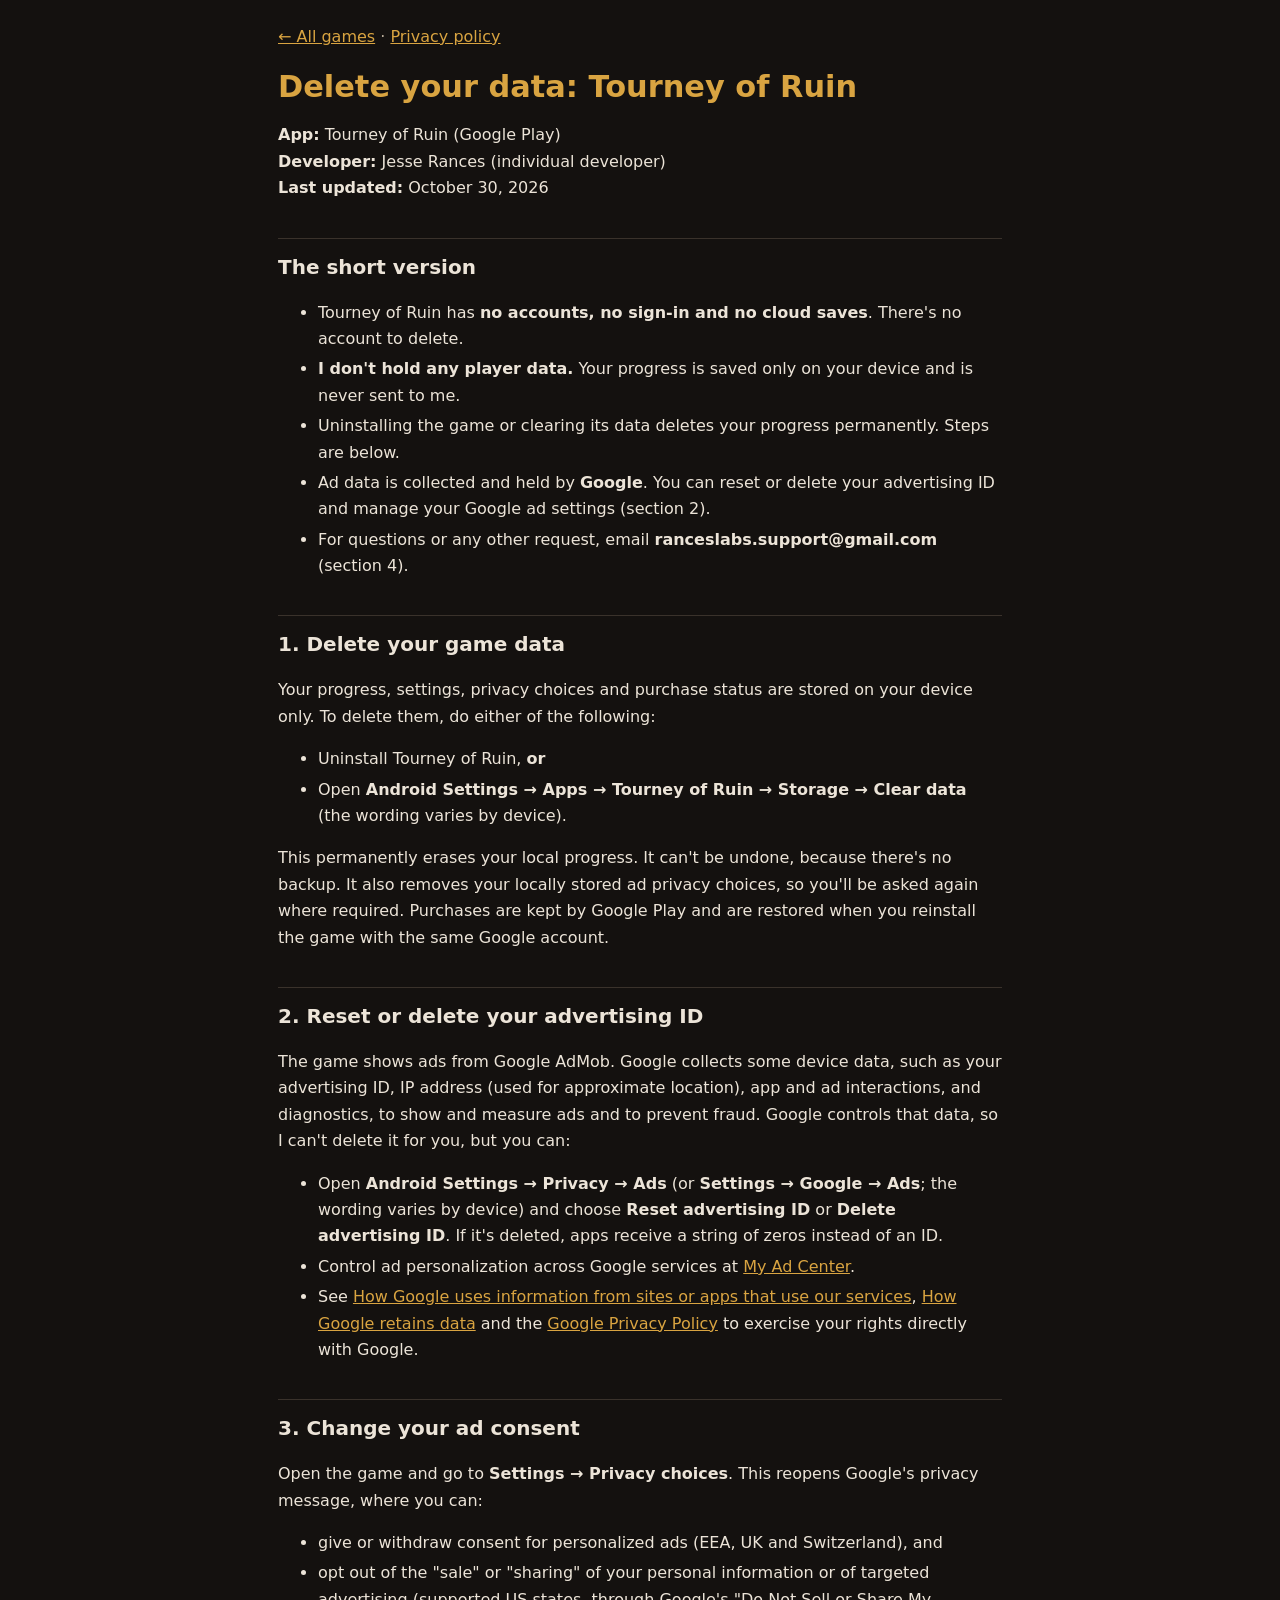
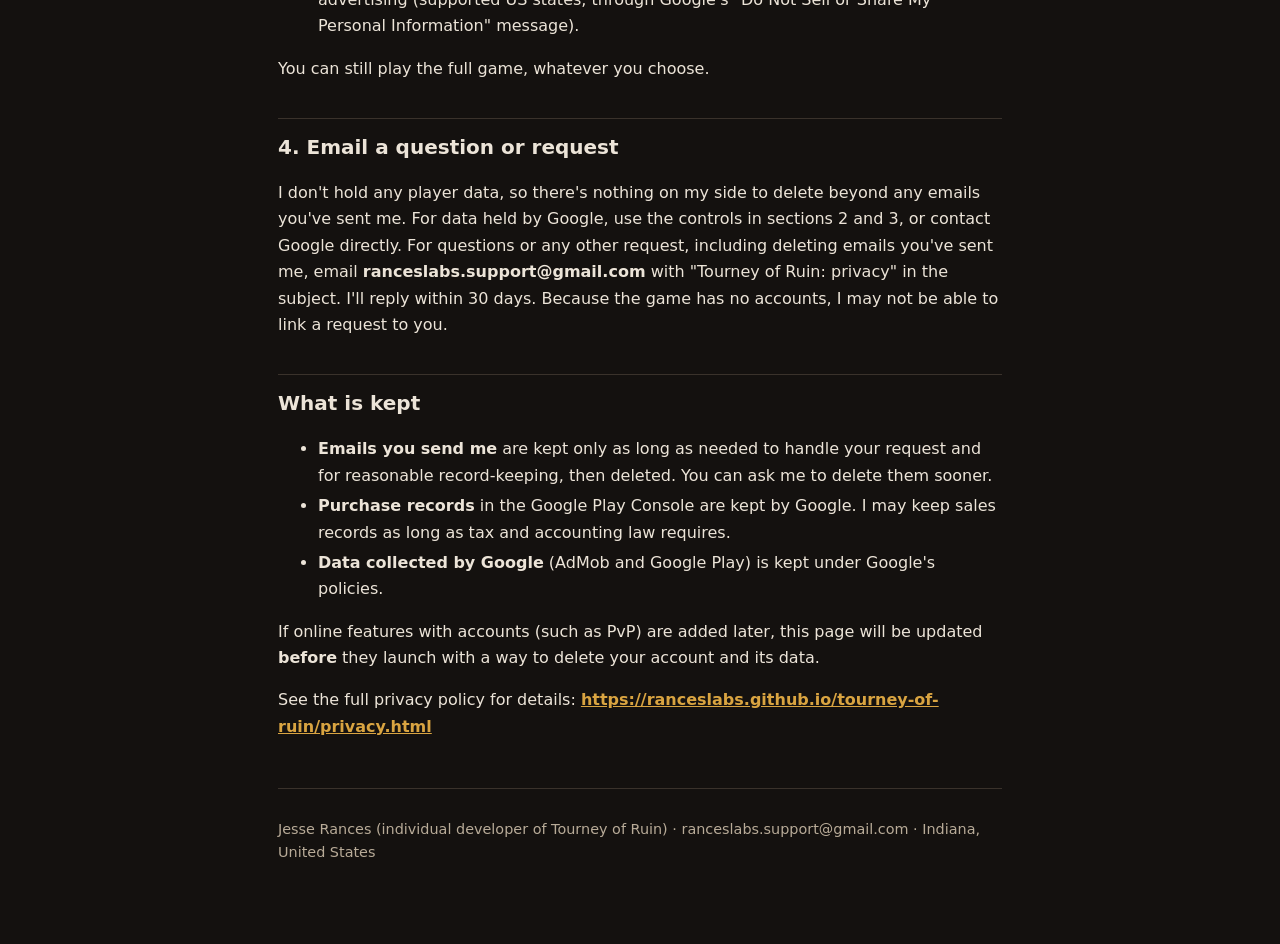
<file: tourney-of-ruin/delete-data.html>
<!DOCTYPE html>
<html lang="en">
<head>
<meta charset="utf-8">
<meta name="viewport" content="width=device-width, initial-scale=1">
<!--
  Tourney of Ruin: data deletion page (final website markdown, v1.0, publication approved by Jesse Rances on 2026-10-30).
  To be published at https://ranceslabs.github.io/tourney-of-ruin/delete-data.html (HTML in game3-legal/site/publish/tourney-of-ruin/).
  Filled values: app = Tourney of Ruin; developer = Jesse Rances; contact = ranceslabs.support@gmail.com. No placeholders remain.
  Must stay consistent with privacy-policy.md and data-safety-v0.1.md (no accounts; Data safety deletion-request answer = No; nothing held by the developer).
  Not lawyer-reviewed; open legal items are in game3-legal/README.md (legal review list, item 6).
-->
<title>Delete your data – Tourney of Ruin</title>
<meta name="description" content="How to delete your Tourney of Ruin data: on-device deletion, Google ad-data controls and how to email a request.">
<link rel="stylesheet" href="../assets/style.css">
<style>
  table { width:100%; border-collapse:collapse; margin:10px 0; font-size:.95rem; }
  th, td { text-align:left; vertical-align:top; padding:8px; border:1px solid var(--line); }
  th { background: var(--card); }
  .table-wrap { overflow-x:auto; }
  blockquote { margin:14px 0; padding:10px 14px; background:var(--card); border-left:4px solid var(--accent); border-radius:6px; }
  blockquote p { margin:0; }
</style>
</head>
<body>
<main>
<p class="meta"><a href="../">&larr; All games</a> &middot; <a href="privacy.html">Privacy policy</a></p>

<h1>Delete your data: Tourney of Ruin</h1>
<p><strong>App:</strong> Tourney of Ruin (Google Play)<br />
<strong>Developer:</strong> Jesse Rances (individual developer)<br />
<strong>Last updated:</strong> October 30, 2026</p>
<h2 id="the-short-version">The short version</h2>
<ul>
<li>Tourney of Ruin has <strong>no accounts, no sign-in and no cloud saves</strong>. There's no account to delete.</li>
<li><strong>I don't hold any player data.</strong> Your progress is saved only on your device and is never sent to me.</li>
<li>Uninstalling the game or clearing its data deletes your progress permanently. Steps are below.</li>
<li>Ad data is collected and held by <strong>Google</strong>. You can reset or delete your advertising ID and manage your Google ad settings (section 2).</li>
<li>For questions or any other request, email <strong>ranceslabs.support@gmail.com</strong> (section 4).</li>
</ul>
<h2 id="1-delete-your-game-data">1. Delete your game data</h2>
<p>Your progress, settings, privacy choices and purchase status are stored on your device only. To delete them, do either of the following:</p>
<ul>
<li>Uninstall Tourney of Ruin, <strong>or</strong></li>
<li>Open <strong>Android Settings → Apps → Tourney of Ruin → Storage → Clear data</strong> (the wording varies by device).</li>
</ul>
<p>This permanently erases your local progress. It can't be undone, because there's no backup. It also removes your locally stored ad privacy choices, so you'll be asked again where required. Purchases are kept by Google Play and are restored when you reinstall the game with the same Google account.</p>
<h2 id="2-reset-or-delete-your-advertising-id">2. Reset or delete your advertising ID</h2>
<p>The game shows ads from Google AdMob. Google collects some device data, such as your advertising ID, IP address (used for approximate location), app and ad interactions, and diagnostics, to show and measure ads and to prevent fraud. Google controls that data, so I can't delete it for you, but you can:</p>
<ul>
<li>Open <strong>Android Settings → Privacy → Ads</strong> (or <strong>Settings → Google → Ads</strong>; the wording varies by device) and choose <strong>Reset advertising ID</strong> or <strong>Delete advertising ID</strong>. If it's deleted, apps receive a string of zeros instead of an ID.</li>
<li>Control ad personalization across Google services at <a href="https://myadcenter.google.com/">My Ad Center</a>.</li>
<li>See <a href="https://policies.google.com/technologies/partner-sites">How Google uses information from sites or apps that use our services</a>, <a href="https://policies.google.com/technologies/retention">How Google retains data</a> and the <a href="https://policies.google.com/privacy">Google Privacy Policy</a> to exercise your rights directly with Google.</li>
</ul>
<h2 id="3-change-your-ad-consent">3. Change your ad consent</h2>
<p>Open the game and go to <strong>Settings → Privacy choices</strong>. This reopens Google's privacy message, where you can:</p>
<ul>
<li>give or withdraw consent for personalized ads (EEA, UK and Switzerland), and</li>
<li>opt out of the "sale" or "sharing" of your personal information or of targeted advertising (supported US states, through Google's "Do Not Sell or Share My Personal Information" message).</li>
</ul>
<p>You can still play the full game, whatever you choose.</p>
<h2 id="4-email-a-question-or-request">4. Email a question or request</h2>
<p>I don't hold any player data, so there's nothing on my side to delete beyond any emails you've sent me. For data held by Google, use the controls in sections 2 and 3, or contact Google directly. For questions or any other request, including deleting emails you've sent me, email <strong>ranceslabs.support@gmail.com</strong> with "Tourney of Ruin: privacy" in the subject. I'll reply within 30 days. Because the game has no accounts, I may not be able to link a request to you.</p>
<h2 id="what-is-kept">What is kept</h2>
<ul>
<li><strong>Emails you send me</strong> are kept only as long as needed to handle your request and for reasonable record-keeping, then deleted. You can ask me to delete them sooner.</li>
<li><strong>Purchase records</strong> in the Google Play Console are kept by Google. I may keep sales records as long as tax and accounting law requires.</li>
<li><strong>Data collected by Google</strong> (AdMob and Google Play) is kept under Google's policies.</li>
</ul>
<p>If online features with accounts (such as PvP) are added later, this page will be updated <strong>before</strong> they launch with a way to delete your account and its data.</p>
<p>See the full privacy policy for details: <strong><a href="privacy.html">https://ranceslabs.github.io/tourney-of-ruin/privacy.html</a></strong></p>
<footer><p>Jesse Rances (individual developer of Tourney of Ruin) · ranceslabs.support@gmail.com · Indiana, United States</p></footer>
</main>
</body>
</html>
</file>
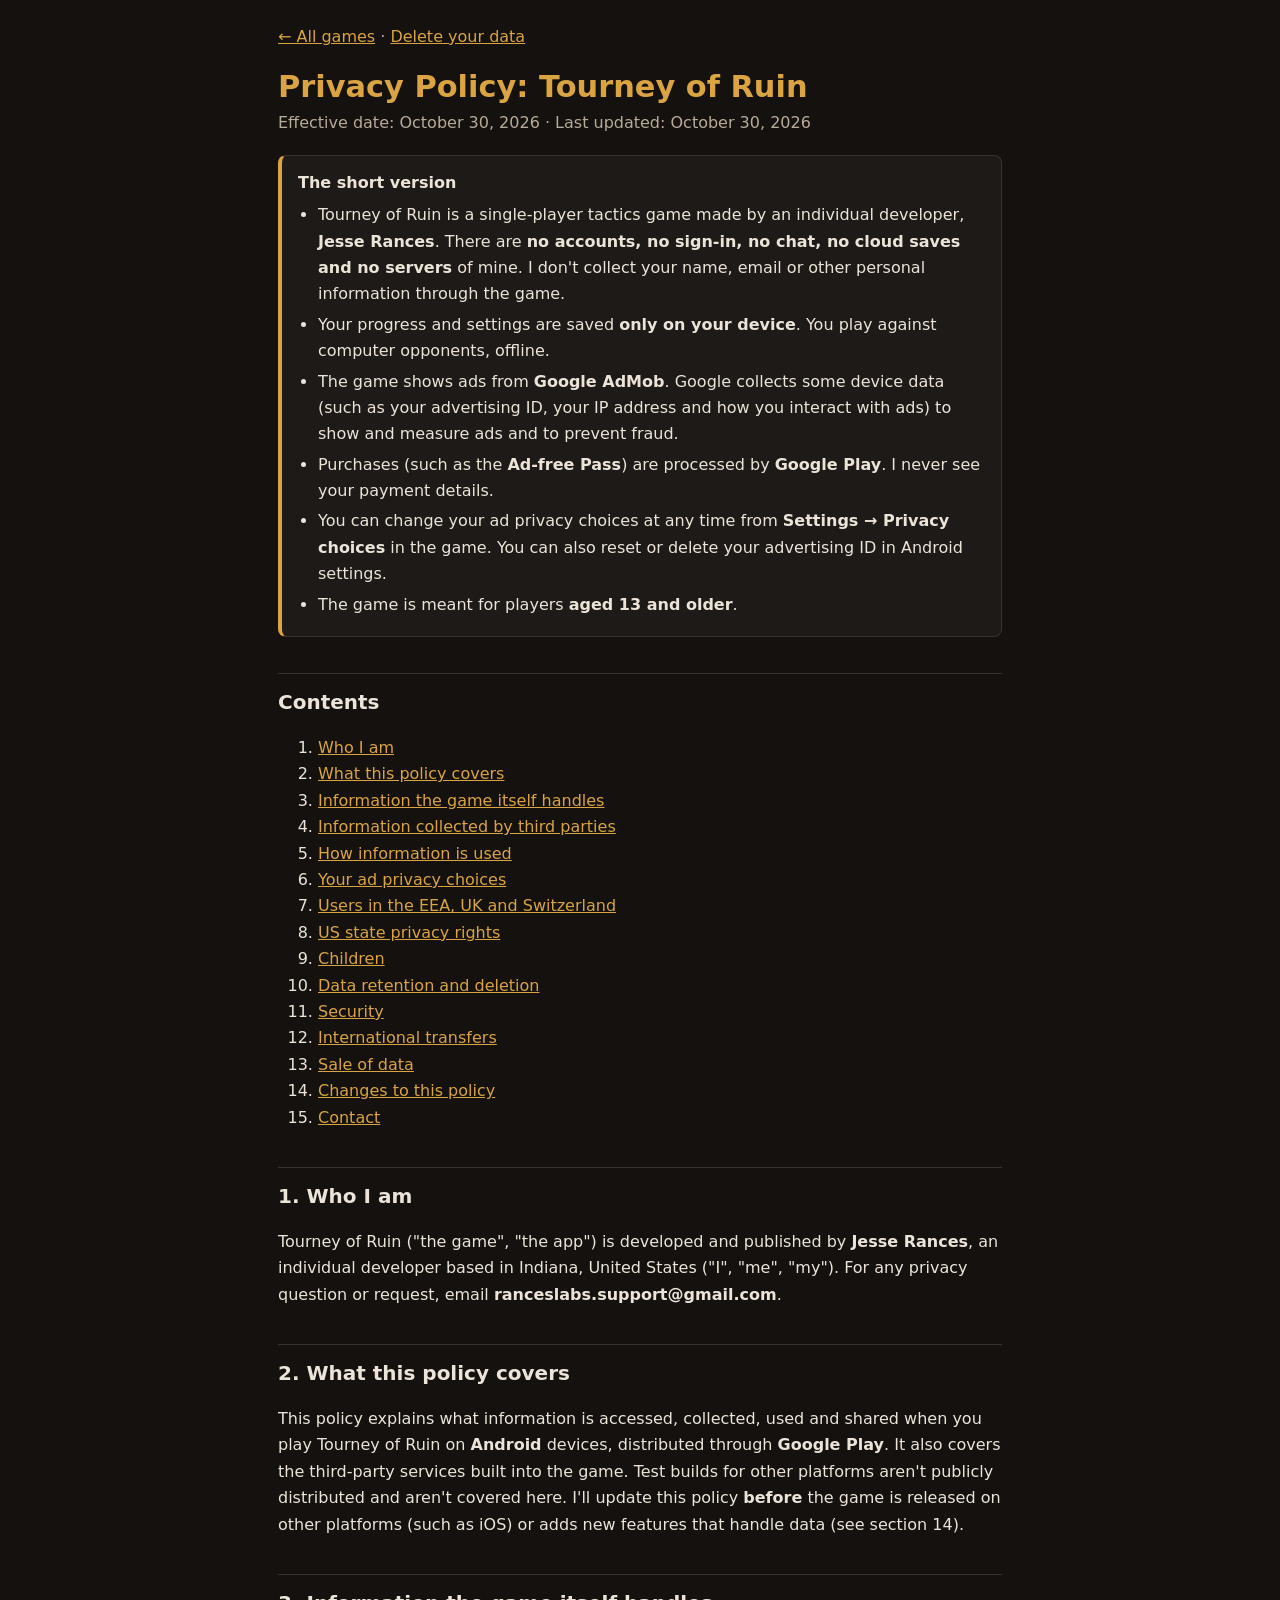
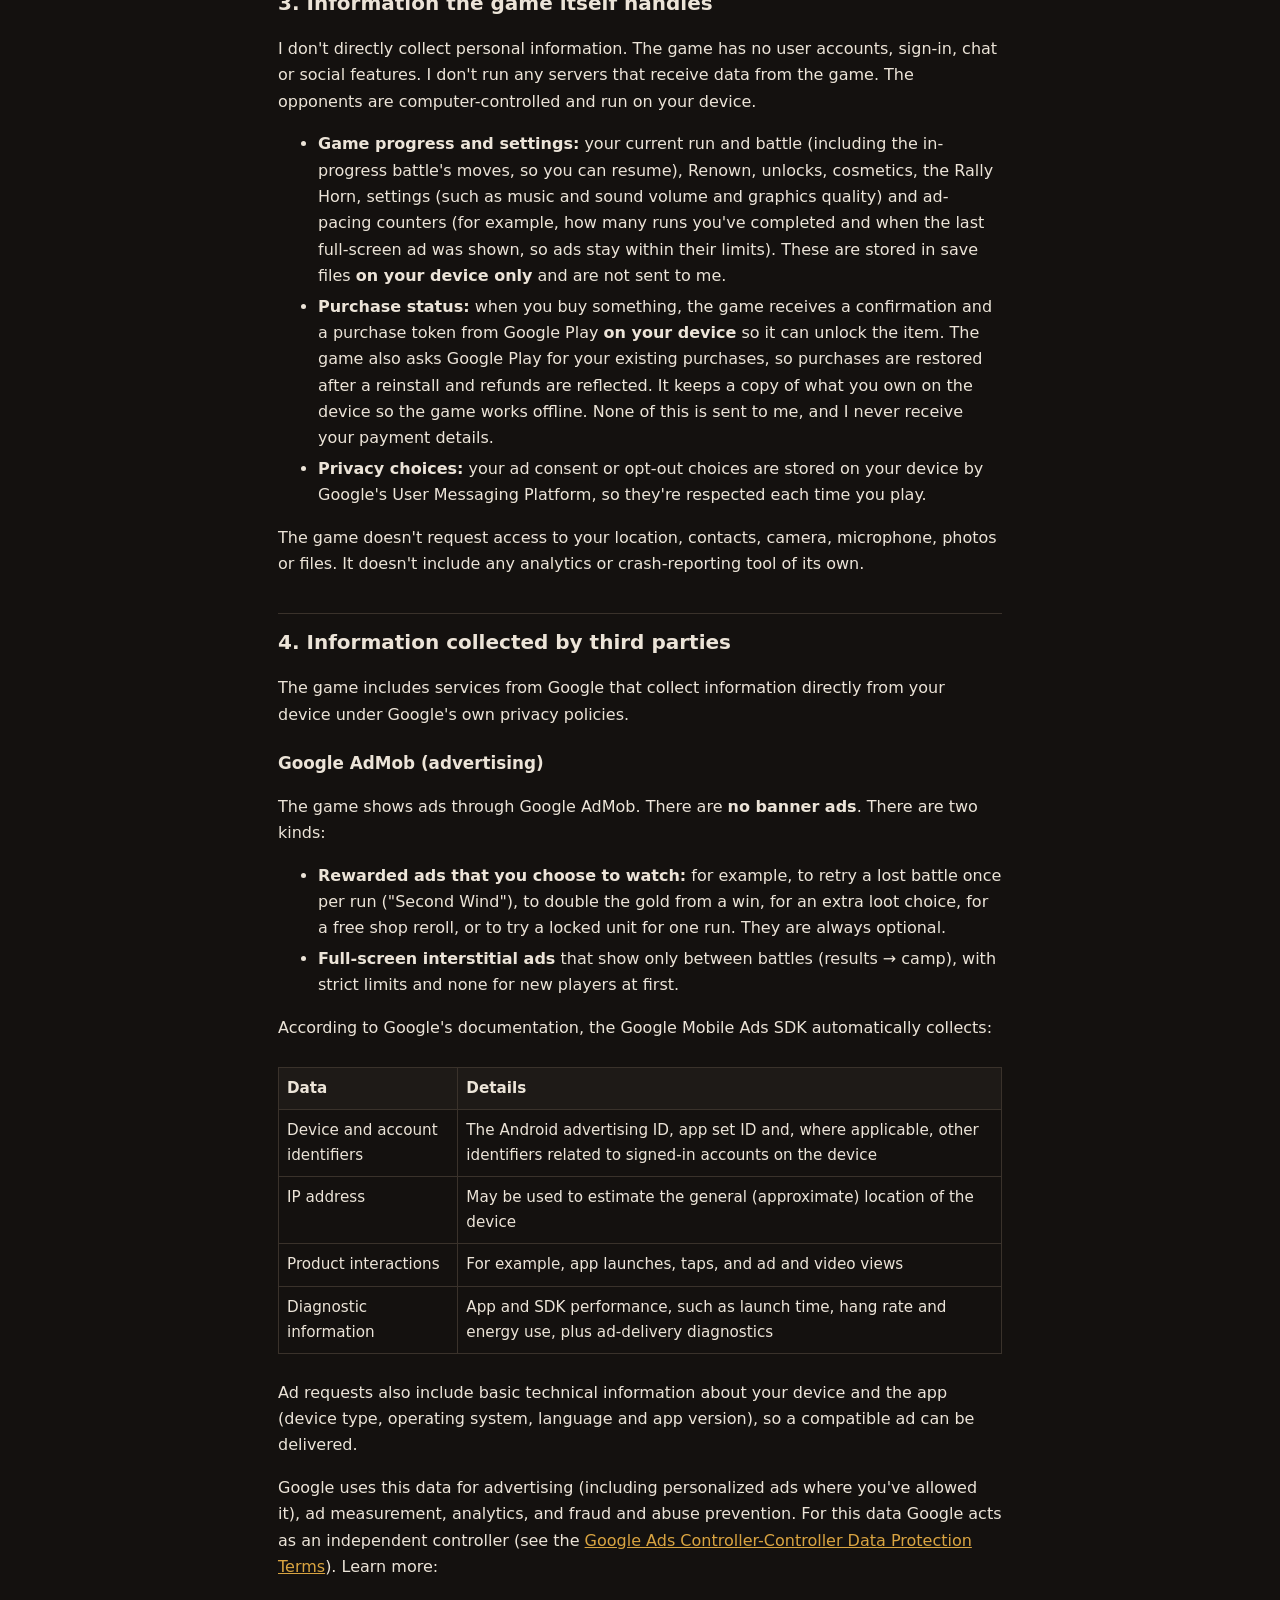
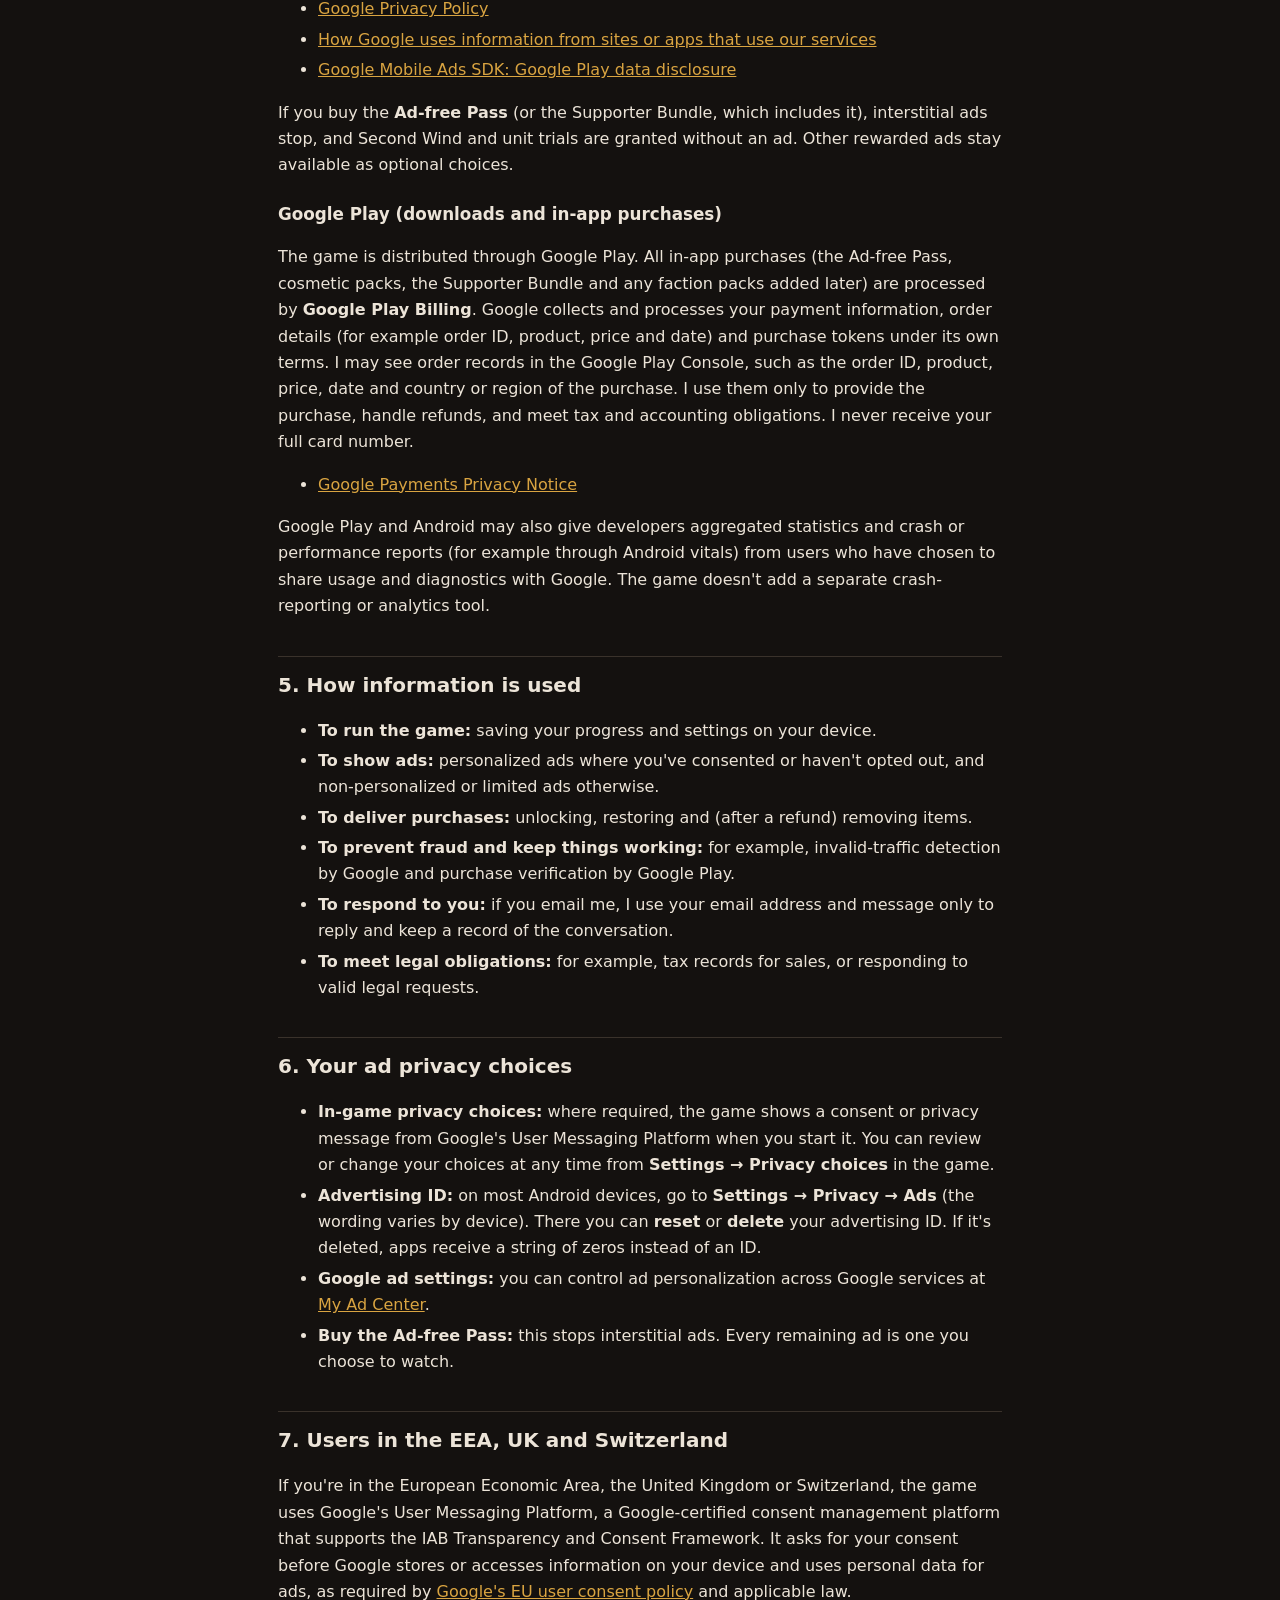
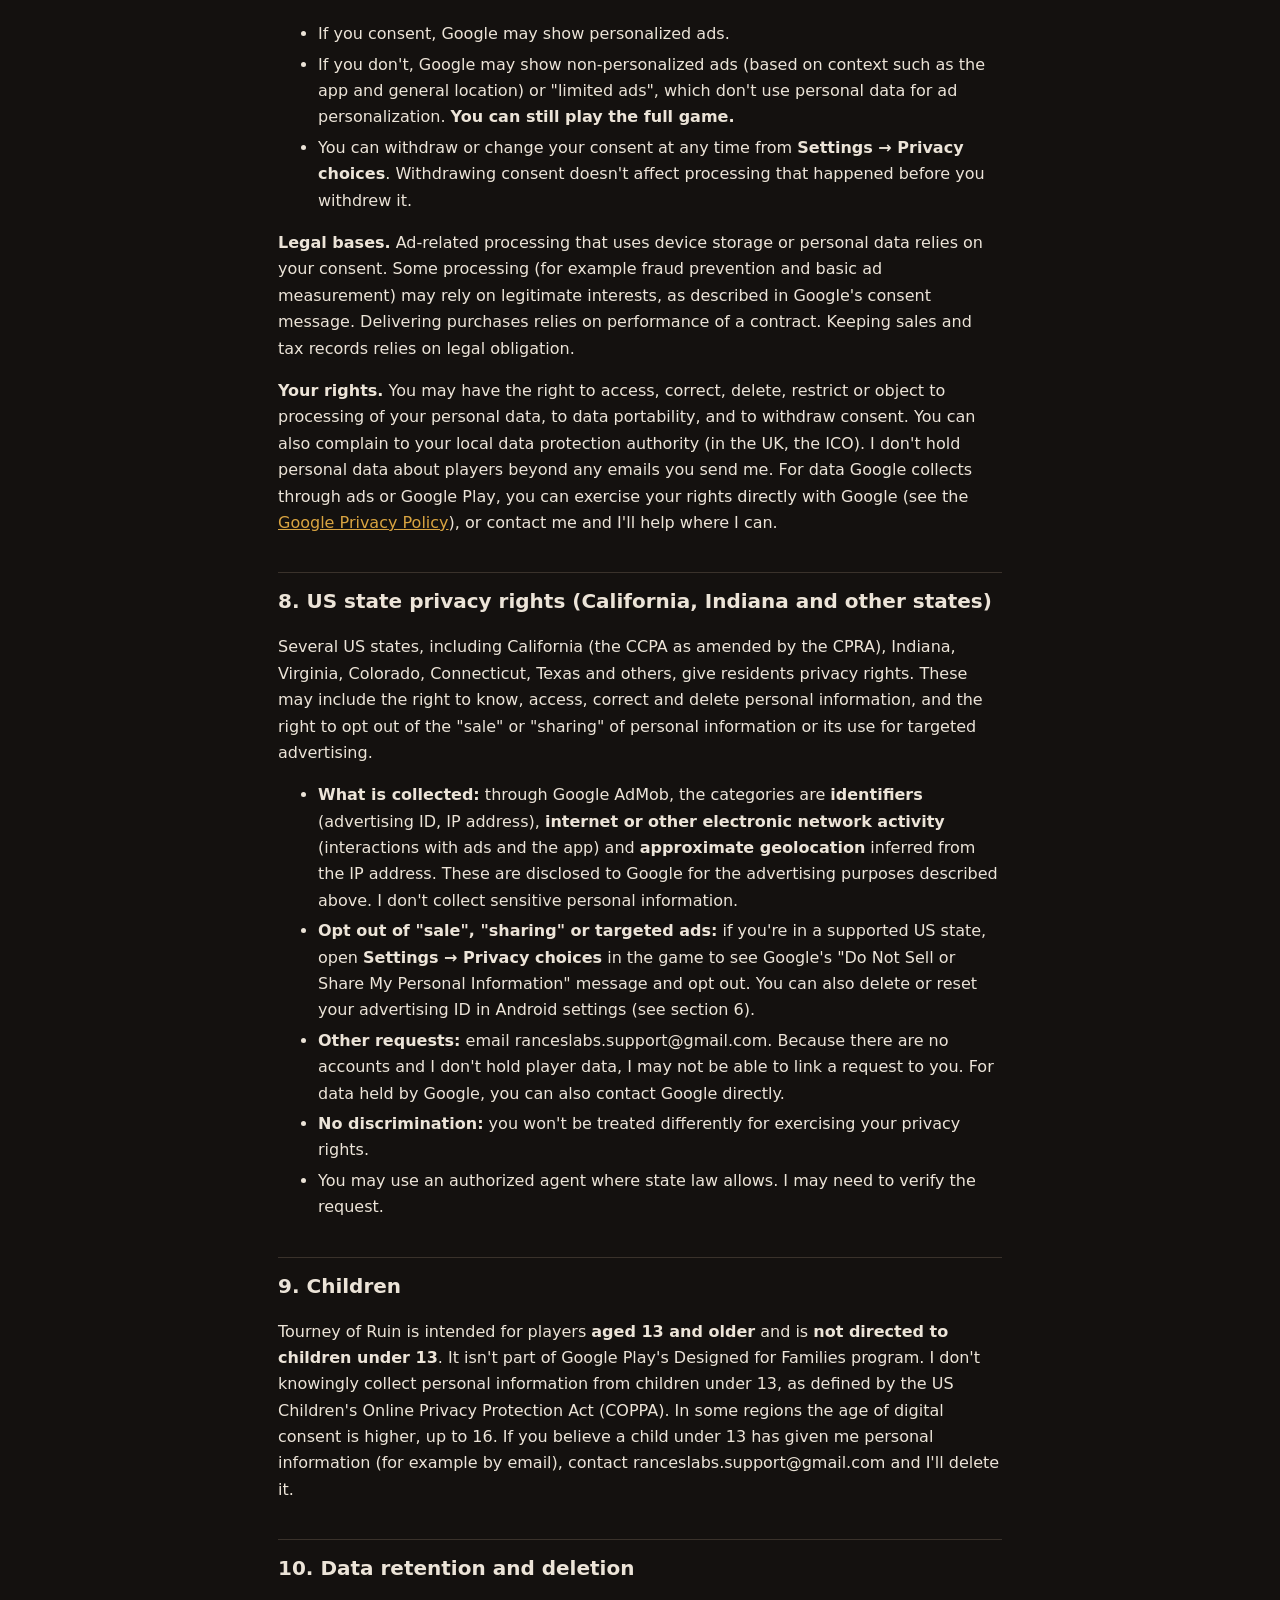
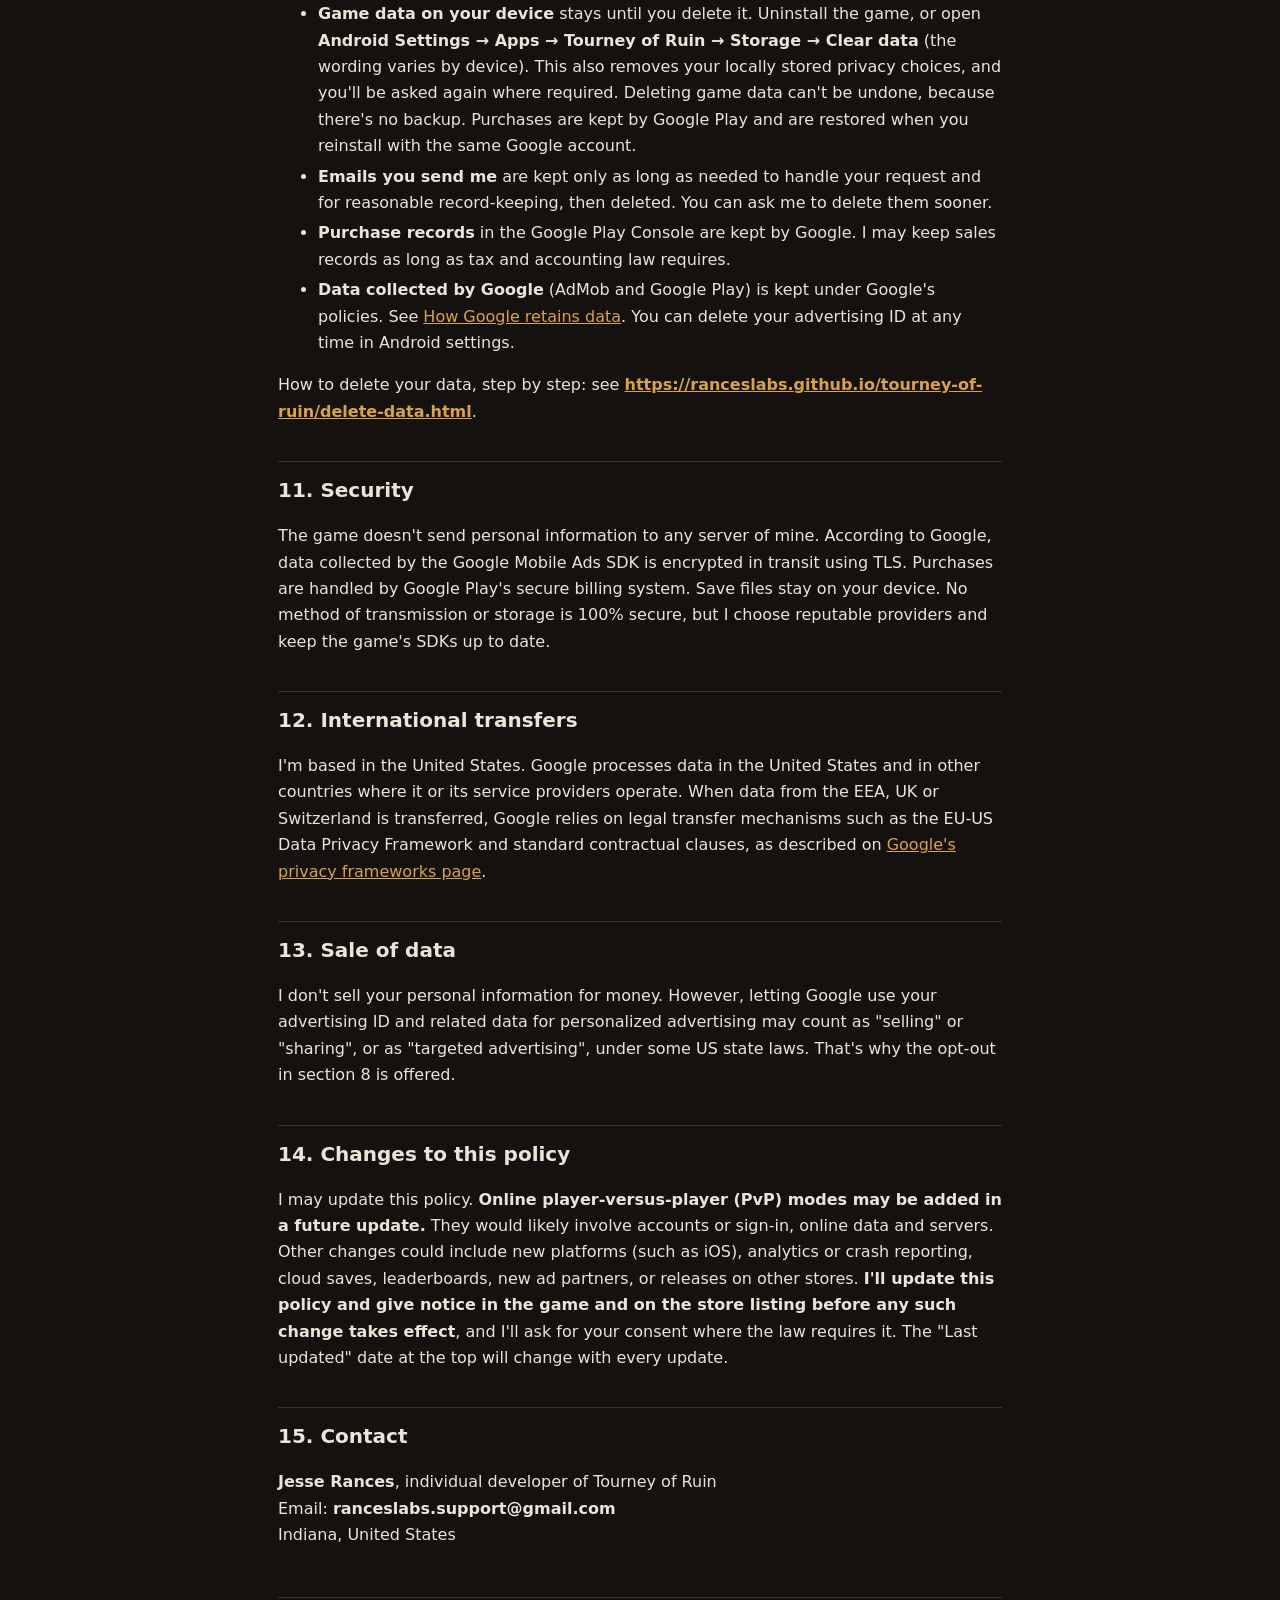
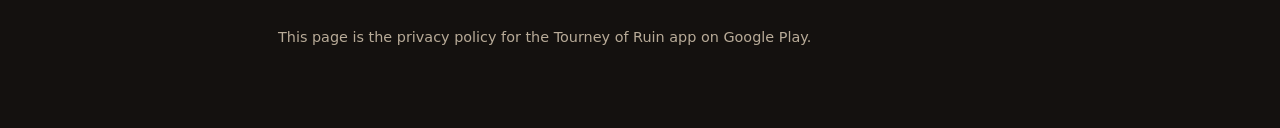
<file: tourney-of-ruin/privacy.html>
<!DOCTYPE html>
<html lang="en">
<head>
<meta charset="utf-8">
<meta name="viewport" content="width=device-width, initial-scale=1">
<!--
  Tourney of Ruin: privacy policy (final website markdown, v1.0, publication approved by Jesse Rances on 2026-10-30).
  To be published at https://ranceslabs.github.io/tourney-of-ruin/privacy.html (HTML in game3-legal/site/publish/tourney-of-ruin/).
  Filled values: developer = Jesse Rances; location = Indiana, United States; contact = ranceslabs.support@gmail.com;
  effective date = October 30, 2026. No placeholders remain. Matches game3-legal/data-safety-v0.1.md.
  Not lawyer-reviewed; open legal items are in game3-legal/README.md (legal review list, item 6).
-->
<title>Privacy Policy – Tourney of Ruin</title>
<meta name="description" content="Privacy Policy for the mobile game Tourney of Ruin by Jesse Rances.">
<link rel="stylesheet" href="../assets/style.css">
<style>
  table { width:100%; border-collapse:collapse; margin:10px 0; font-size:.95rem; }
  th, td { text-align:left; vertical-align:top; padding:8px; border:1px solid var(--line); }
  th { background: var(--card); }
  .table-wrap { overflow-x:auto; }
  blockquote { margin:14px 0; padding:10px 14px; background:var(--card); border-left:4px solid var(--accent); border-radius:6px; }
  blockquote p { margin:0; }
</style>
</head>
<body>
<main>
<p class="meta"><a href="../">&larr; All games</a> &middot; <a href="delete-data.html">Delete your data</a></p>

<h1>Privacy Policy: Tourney of Ruin</h1>
<p class="meta">Effective date: October 30, 2026 &middot; Last updated: October 30, 2026</p>
<div class="summary">
<strong>The short version</strong>
<ul>
<li>Tourney of Ruin is a single-player tactics game made by an individual developer, <strong>Jesse Rances</strong>. There are <strong>no accounts, no sign-in, no chat, no cloud saves and no servers</strong> of mine. I don't collect your name, email or other personal information through the game.</li>
<li>Your progress and settings are saved <strong>only on your device</strong>. You play against computer opponents, offline.</li>
<li>The game shows ads from <strong>Google AdMob</strong>. Google collects some device data (such as your advertising ID, your IP address and how you interact with ads) to show and measure ads and to prevent fraud.</li>
<li>Purchases (such as the <strong>Ad-free Pass</strong>) are processed by <strong>Google Play</strong>. I never see your payment details.</li>
<li>You can change your ad privacy choices at any time from <strong>Settings → Privacy choices</strong> in the game. You can also reset or delete your advertising ID in Android settings.</li>
<li>The game is meant for players <strong>aged 13 and older</strong>.</li>
</ul>
</div>
<nav aria-label="Contents">
<h2 id="contents">Contents</h2>
<ol>
<li><a href="#1-who-i-am">Who I am</a></li>
<li><a href="#2-what-this-policy-covers">What this policy covers</a></li>
<li><a href="#3-information-the-game-itself-handles">Information the game itself handles</a></li>
<li><a href="#4-information-collected-by-third-parties">Information collected by third parties</a></li>
<li><a href="#5-how-information-is-used">How information is used</a></li>
<li><a href="#6-your-ad-privacy-choices">Your ad privacy choices</a></li>
<li><a href="#7-users-in-the-eea-uk-and-switzerland">Users in the EEA, UK and Switzerland</a></li>
<li><a href="#8-us-state-privacy-rights-california-indiana-and-other-states">US state privacy rights</a></li>
<li><a href="#9-children">Children</a></li>
<li><a href="#10-data-retention-and-deletion">Data retention and deletion</a></li>
<li><a href="#11-security">Security</a></li>
<li><a href="#12-international-transfers">International transfers</a></li>
<li><a href="#13-sale-of-data">Sale of data</a></li>
<li><a href="#14-changes-to-this-policy">Changes to this policy</a></li>
<li><a href="#15-contact">Contact</a></li>
</ol>
</nav>
<h2 id="1-who-i-am">1. Who I am</h2>
<p>Tourney of Ruin ("the game", "the app") is developed and published by <strong>Jesse Rances</strong>, an individual developer based in Indiana, United States ("I", "me", "my"). For any privacy question or request, email <strong>ranceslabs.support@gmail.com</strong>.</p>
<h2 id="2-what-this-policy-covers">2. What this policy covers</h2>
<p>This policy explains what information is accessed, collected, used and shared when you play Tourney of Ruin on <strong>Android</strong> devices, distributed through <strong>Google Play</strong>. It also covers the third-party services built into the game. Test builds for other platforms aren't publicly distributed and aren't covered here. I'll update this policy <strong>before</strong> the game is released on other platforms (such as iOS) or adds new features that handle data (see section 14).</p>
<h2 id="3-information-the-game-itself-handles">3. Information the game itself handles</h2>
<p>I don't directly collect personal information. The game has no user accounts, sign-in, chat or social features. I don't run any servers that receive data from the game. The opponents are computer-controlled and run on your device.</p>
<ul>
<li><strong>Game progress and settings:</strong> your current run and battle (including the in-progress battle's moves, so you can resume), Renown, unlocks, cosmetics, the Rally Horn, settings (such as music and sound volume and graphics quality) and ad-pacing counters (for example, how many runs you've completed and when the last full-screen ad was shown, so ads stay within their limits). These are stored in save files <strong>on your device only</strong> and are not sent to me.</li>
<li><strong>Purchase status:</strong> when you buy something, the game receives a confirmation and a purchase token from Google Play <strong>on your device</strong> so it can unlock the item. The game also asks Google Play for your existing purchases, so purchases are restored after a reinstall and refunds are reflected. It keeps a copy of what you own on the device so the game works offline. None of this is sent to me, and I never receive your payment details.</li>
<li><strong>Privacy choices:</strong> your ad consent or opt-out choices are stored on your device by Google's User Messaging Platform, so they're respected each time you play.</li>
</ul>
<p>The game doesn't request access to your location, contacts, camera, microphone, photos or files. It doesn't include any analytics or crash-reporting tool of its own.</p>
<h2 id="4-information-collected-by-third-parties">4. Information collected by third parties</h2>
<p>The game includes services from Google that collect information directly from your device under Google's own privacy policies.</p>
<h3 id="google-admob-advertising">Google AdMob (advertising)</h3>
<p>The game shows ads through Google AdMob. There are <strong>no banner ads</strong>. There are two kinds:</p>
<ul>
<li><strong>Rewarded ads that you choose to watch:</strong> for example, to retry a lost battle once per run ("Second Wind"), to double the gold from a win, for an extra loot choice, for a free shop reroll, or to try a locked unit for one run. They are always optional.</li>
<li><strong>Full-screen interstitial ads</strong> that show only between battles (results → camp), with strict limits and none for new players at first.</li>
</ul>
<p>According to Google's documentation, the Google Mobile Ads SDK automatically collects:</p>
<div class="table-wrap"><table>
<thead>
<tr>
<th>Data</th>
<th>Details</th>
</tr>
</thead>
<tbody>
<tr>
<td>Device and account identifiers</td>
<td>The Android advertising ID, app set ID and, where applicable, other identifiers related to signed-in accounts on the device</td>
</tr>
<tr>
<td>IP address</td>
<td>May be used to estimate the general (approximate) location of the device</td>
</tr>
<tr>
<td>Product interactions</td>
<td>For example, app launches, taps, and ad and video views</td>
</tr>
<tr>
<td>Diagnostic information</td>
<td>App and SDK performance, such as launch time, hang rate and energy use, plus ad-delivery diagnostics</td>
</tr>
</tbody>
</table></div>
<p>Ad requests also include basic technical information about your device and the app (device type, operating system, language and app version), so a compatible ad can be delivered.</p>
<p>Google uses this data for advertising (including personalized ads where you've allowed it), ad measurement, analytics, and fraud and abuse prevention. For this data Google acts as an independent controller (see the <a href="https://business.safety.google/adscontrollerterms/">Google Ads Controller-Controller Data Protection Terms</a>). Learn more:</p>
<ul>
<li><a href="https://policies.google.com/privacy">Google Privacy Policy</a></li>
<li><a href="https://policies.google.com/technologies/partner-sites">How Google uses information from sites or apps that use our services</a></li>
<li><a href="https://developers.google.com/admob/android/privacy/play-data-disclosure">Google Mobile Ads SDK: Google Play data disclosure</a></li>
</ul>
<p>If you buy the <strong>Ad-free Pass</strong> (or the Supporter Bundle, which includes it), interstitial ads stop, and Second Wind and unit trials are granted without an ad. Other rewarded ads stay available as optional choices.</p>
<h3 id="google-play-downloads-and-in-app-purchases">Google Play (downloads and in-app purchases)</h3>
<p>The game is distributed through Google Play. All in-app purchases (the Ad-free Pass, cosmetic packs, the Supporter Bundle and any faction packs added later) are processed by <strong>Google Play Billing</strong>. Google collects and processes your payment information, order details (for example order ID, product, price and date) and purchase tokens under its own terms. I may see order records in the Google Play Console, such as the order ID, product, price, date and country or region of the purchase. I use them only to provide the purchase, handle refunds, and meet tax and accounting obligations. I never receive your full card number.</p>
<ul>
<li><a href="https://payments.google.com/payments/apis-secure/u/0/get_legal_document?ldo=0&amp;ldt=privacynotice">Google Payments Privacy Notice</a></li>
</ul>
<p>Google Play and Android may also give developers aggregated statistics and crash or performance reports (for example through Android vitals) from users who have chosen to share usage and diagnostics with Google. The game doesn't add a separate crash-reporting or analytics tool.</p>
<h2 id="5-how-information-is-used">5. How information is used</h2>
<ul>
<li><strong>To run the game:</strong> saving your progress and settings on your device.</li>
<li><strong>To show ads:</strong> personalized ads where you've consented or haven't opted out, and non-personalized or limited ads otherwise.</li>
<li><strong>To deliver purchases:</strong> unlocking, restoring and (after a refund) removing items.</li>
<li><strong>To prevent fraud and keep things working:</strong> for example, invalid-traffic detection by Google and purchase verification by Google Play.</li>
<li><strong>To respond to you:</strong> if you email me, I use your email address and message only to reply and keep a record of the conversation.</li>
<li><strong>To meet legal obligations:</strong> for example, tax records for sales, or responding to valid legal requests.</li>
</ul>
<h2 id="6-your-ad-privacy-choices">6. Your ad privacy choices</h2>
<ul>
<li><strong>In-game privacy choices:</strong> where required, the game shows a consent or privacy message from Google's User Messaging Platform when you start it. You can review or change your choices at any time from <strong>Settings → Privacy choices</strong> in the game.</li>
<li><strong>Advertising ID:</strong> on most Android devices, go to <strong>Settings → Privacy → Ads</strong> (the wording varies by device). There you can <strong>reset</strong> or <strong>delete</strong> your advertising ID. If it's deleted, apps receive a string of zeros instead of an ID.</li>
<li><strong>Google ad settings:</strong> you can control ad personalization across Google services at <a href="https://myadcenter.google.com/">My Ad Center</a>.</li>
<li><strong>Buy the Ad-free Pass:</strong> this stops interstitial ads. Every remaining ad is one you choose to watch.</li>
</ul>
<h2 id="7-users-in-the-eea-uk-and-switzerland">7. Users in the EEA, UK and Switzerland</h2>
<p>If you're in the European Economic Area, the United Kingdom or Switzerland, the game uses Google's User Messaging Platform, a Google-certified consent management platform that supports the IAB Transparency and Consent Framework. It asks for your consent before Google stores or accesses information on your device and uses personal data for ads, as required by <a href="https://www.google.com/about/company/user-consent-policy/">Google's EU user consent policy</a> and applicable law.</p>
<ul>
<li>If you consent, Google may show personalized ads.</li>
<li>If you don't, Google may show non-personalized ads (based on context such as the app and general location) or "limited ads", which don't use personal data for ad personalization. <strong>You can still play the full game.</strong></li>
<li>You can withdraw or change your consent at any time from <strong>Settings → Privacy choices</strong>. Withdrawing consent doesn't affect processing that happened before you withdrew it.</li>
</ul>
<p><strong>Legal bases.</strong> Ad-related processing that uses device storage or personal data relies on your consent. Some processing (for example fraud prevention and basic ad measurement) may rely on legitimate interests, as described in Google's consent message. Delivering purchases relies on performance of a contract. Keeping sales and tax records relies on legal obligation.</p>
<p><strong>Your rights.</strong> You may have the right to access, correct, delete, restrict or object to processing of your personal data, to data portability, and to withdraw consent. You can also complain to your local data protection authority (in the UK, the ICO). I don't hold personal data about players beyond any emails you send me. For data Google collects through ads or Google Play, you can exercise your rights directly with Google (see the <a href="https://policies.google.com/privacy">Google Privacy Policy</a>), or contact me and I'll help where I can.</p>
<h2 id="8-us-state-privacy-rights-california-indiana-and-other-states">8. US state privacy rights (California, Indiana and other states)</h2>
<p>Several US states, including California (the CCPA as amended by the CPRA), Indiana, Virginia, Colorado, Connecticut, Texas and others, give residents privacy rights. These may include the right to know, access, correct and delete personal information, and the right to opt out of the "sale" or "sharing" of personal information or its use for targeted advertising.</p>
<ul>
<li><strong>What is collected:</strong> through Google AdMob, the categories are <strong>identifiers</strong> (advertising ID, IP address), <strong>internet or other electronic network activity</strong> (interactions with ads and the app) and <strong>approximate geolocation</strong> inferred from the IP address. These are disclosed to Google for the advertising purposes described above. I don't collect sensitive personal information.</li>
<li><strong>Opt out of "sale", "sharing" or targeted ads:</strong> if you're in a supported US state, open <strong>Settings → Privacy choices</strong> in the game to see Google's "Do Not Sell or Share My Personal Information" message and opt out. You can also delete or reset your advertising ID in Android settings (see section 6).</li>
<li><strong>Other requests:</strong> email ranceslabs.support@gmail.com. Because there are no accounts and I don't hold player data, I may not be able to link a request to you. For data held by Google, you can also contact Google directly.</li>
<li><strong>No discrimination:</strong> you won't be treated differently for exercising your privacy rights.</li>
<li>You may use an authorized agent where state law allows. I may need to verify the request.</li>
</ul>
<h2 id="9-children">9. Children</h2>
<p>Tourney of Ruin is intended for players <strong>aged 13 and older</strong> and is <strong>not directed to children under 13</strong>. It isn't part of Google Play's Designed for Families program. I don't knowingly collect personal information from children under 13, as defined by the US Children's Online Privacy Protection Act (COPPA). In some regions the age of digital consent is higher, up to 16. If you believe a child under 13 has given me personal information (for example by email), contact ranceslabs.support@gmail.com and I'll delete it.</p>
<h2 id="10-data-retention-and-deletion">10. Data retention and deletion</h2>
<ul>
<li><strong>Game data on your device</strong> stays until you delete it. Uninstall the game, or open <strong>Android Settings → Apps → Tourney of Ruin → Storage → Clear data</strong> (the wording varies by device). This also removes your locally stored privacy choices, and you'll be asked again where required. Deleting game data can't be undone, because there's no backup. Purchases are kept by Google Play and are restored when you reinstall with the same Google account.</li>
<li><strong>Emails you send me</strong> are kept only as long as needed to handle your request and for reasonable record-keeping, then deleted. You can ask me to delete them sooner.</li>
<li><strong>Purchase records</strong> in the Google Play Console are kept by Google. I may keep sales records as long as tax and accounting law requires.</li>
<li><strong>Data collected by Google</strong> (AdMob and Google Play) is kept under Google's policies. See <a href="https://policies.google.com/technologies/retention">How Google retains data</a>. You can delete your advertising ID at any time in Android settings.</li>
</ul>
<p>How to delete your data, step by step: see <strong><a href="delete-data.html">https://ranceslabs.github.io/tourney-of-ruin/delete-data.html</a></strong>.</p>
<h2 id="11-security">11. Security</h2>
<p>The game doesn't send personal information to any server of mine. According to Google, data collected by the Google Mobile Ads SDK is encrypted in transit using TLS. Purchases are handled by Google Play's secure billing system. Save files stay on your device. No method of transmission or storage is 100% secure, but I choose reputable providers and keep the game's SDKs up to date.</p>
<h2 id="12-international-transfers">12. International transfers</h2>
<p>I'm based in the United States. Google processes data in the United States and in other countries where it or its service providers operate. When data from the EEA, UK or Switzerland is transferred, Google relies on legal transfer mechanisms such as the EU-US Data Privacy Framework and standard contractual clauses, as described on <a href="https://policies.google.com/privacy/frameworks">Google's privacy frameworks page</a>.</p>
<h2 id="13-sale-of-data">13. Sale of data</h2>
<p>I don't sell your personal information for money. However, letting Google use your advertising ID and related data for personalized advertising may count as "selling" or "sharing", or as "targeted advertising", under some US state laws. That's why the opt-out in section 8 is offered.</p>
<h2 id="14-changes-to-this-policy">14. Changes to this policy</h2>
<p>I may update this policy. <strong>Online player-versus-player (PvP) modes may be added in a future update.</strong> They would likely involve accounts or sign-in, online data and servers. Other changes could include new platforms (such as iOS), analytics or crash reporting, cloud saves, leaderboards, new ad partners, or releases on other stores. <strong>I'll update this policy and give notice in the game and on the store listing before any such change takes effect</strong>, and I'll ask for your consent where the law requires it. The "Last updated" date at the top will change with every update.</p>
<h2 id="15-contact">15. Contact</h2>
<p><strong>Jesse Rances</strong>, individual developer of Tourney of Ruin<br />
Email: <strong>ranceslabs.support@gmail.com</strong><br />
Indiana, United States</p>
<footer><p>This page is the privacy policy for the Tourney of Ruin app on Google Play.</p></footer>
</main>
</body>
</html>
</file>
<file: assets/style.css>
/* Shared styles: dark background, brass accents. No external fonts or scripts. */
:root { --bg:#14110f; --card:#1e1a17; --text:#ece4d8; --dim:#b8ab98; --accent:#d9a441; --line:#3a322b; }
* { box-sizing: border-box; }
html { -webkit-text-size-adjust: 100%; }
body { margin:0; background:var(--bg); color:var(--text); font:16px/1.65 system-ui,-apple-system,"Segoe UI",Roboto,"Helvetica Neue",Arial,sans-serif; }
main { max-width: 760px; margin: 0 auto; padding: 24px 18px 64px; }
h1 { font-size: 1.9rem; line-height:1.25; margin: 8px 0 4px; color: var(--accent); }
h2 { font-size: 1.25rem; margin: 36px 0 8px; padding-top: 12px; border-top: 1px solid var(--line); }
h3 { font-size: 1.05rem; margin: 22px 0 6px; }
a { color: var(--accent); word-break: break-word; }
.meta { color: var(--dim); margin: 0 0 18px; }
.summary { background: var(--card); border: 1px solid var(--line); border-left: 4px solid var(--accent); border-radius: 8px; padding: 14px 16px; }
.summary ul { margin: 6px 0 0; padding-left: 20px; }
.games { list-style: none; padding: 0; margin: 18px 0 0; display: grid; gap: 14px; }
.game { background: var(--card); border: 1px solid var(--line); border-radius: 10px; padding: 16px 18px; }
.game h2 { border: 0; margin: 0 0 4px; padding: 0; font-size: 1.2rem; }
.game p { margin: 4px 0 10px; color: var(--dim); }
.links { display: flex; flex-wrap: wrap; gap: 10px; }
.links a { display: inline-block; padding: 10px 14px; min-height: 44px; border: 1px solid var(--accent); border-radius: 8px; text-decoration: none; }
.links a:hover, .links a:focus { background: var(--accent); color: var(--bg); }
.soon { display: inline-block; padding: 4px 10px; border: 1px dashed var(--line); border-radius: 999px; color: var(--dim); font-size: .9rem; }
ol.steps li, ul li { margin: 4px 0; }
footer { margin-top: 48px; color: var(--dim); font-size: .9rem; border-top: 1px solid var(--line); padding-top: 14px; }
@media (max-width: 560px) { h1 { font-size: 1.6rem; } }
</file>
